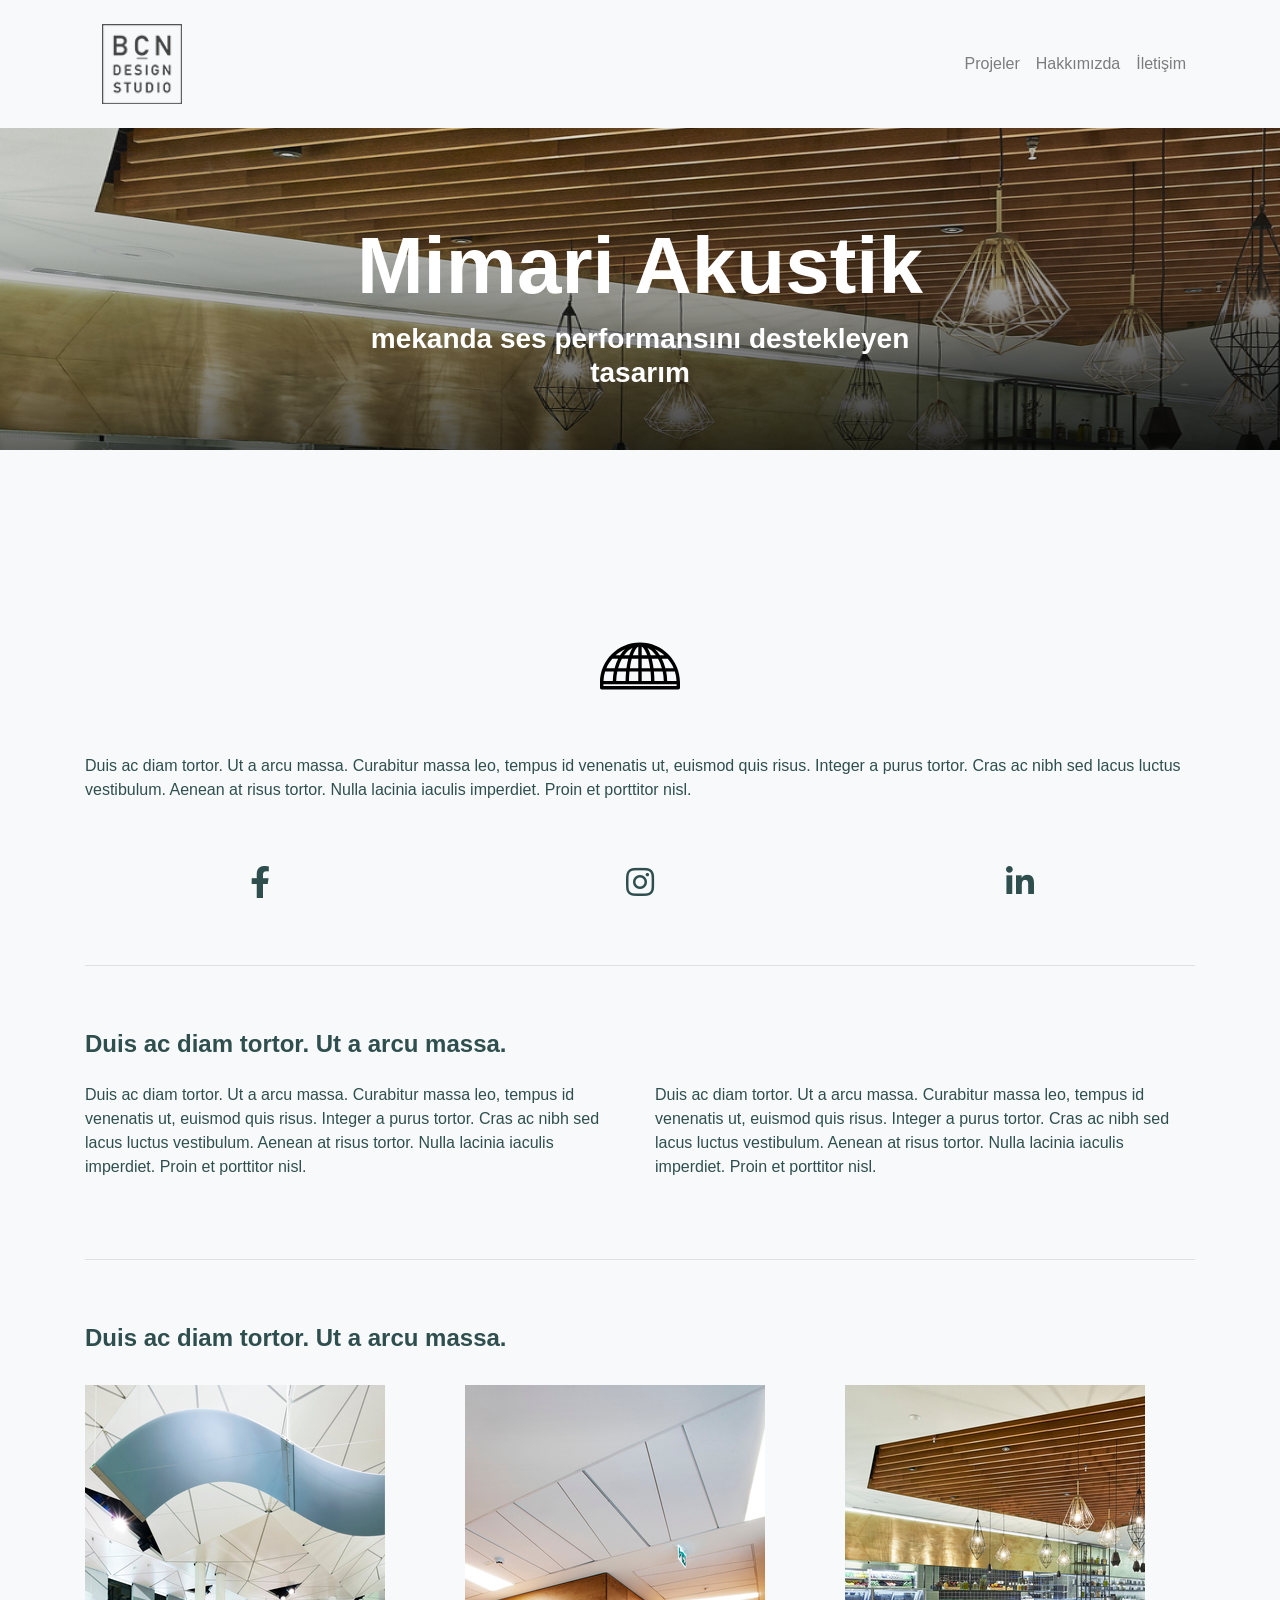
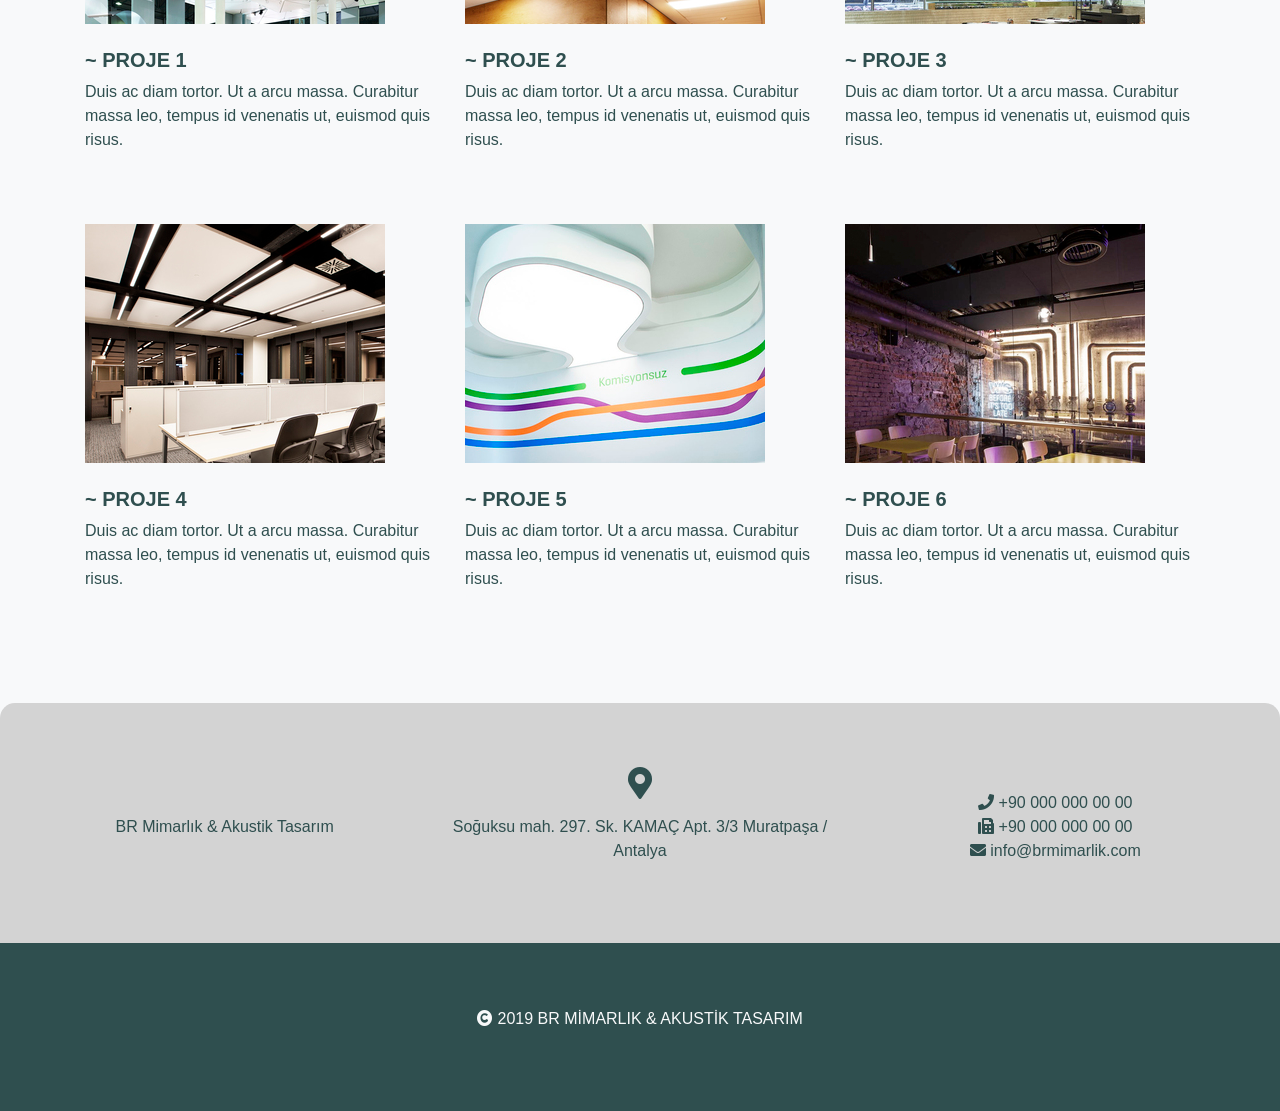
<file: index.html>
<!DOCTYPE html>
<html lang="tr">
<head>
    <title>BR Mimarlık</title>
    <meta charset="utf-8">
    <meta name="viewport" content="width=device-width, initial-scale=1">
    <link rel="shortcut icon" type="image/png" href="images/logo.png"/>
    <link rel="stylesheet" href="styles.css">
    <link rel="stylesheet" href="https://stackpath.bootstrapcdn.com/bootstrap/4.3.1/css/bootstrap.min.css" integrity="sha384-ggOyR0iXCbMQv3Xipma34MD+dH/1fQ784/j6cY/iJTQUOhcWr7x9JvoRxT2MZw1T" crossorigin="anonymous">
    <link rel="stylesheet" href="https://use.fontawesome.com/releases/v5.8.1/css/all.css" integrity="sha384-50oBUHEmvpQ+1lW4y57PTFmhCaXp0ML5d60M1M7uH2+nqUivzIebhndOJK28anvf" crossorigin="anonymous">
    <script src="https://code.jquery.com/jquery-3.3.1.slim.min.js" integrity="sha384-q8i/X+965DzO0rT7abK41JStQIAqVgRVzpbzo5smXKp4YfRvH+8abtTE1Pi6jizo" crossorigin="anonymous"></script>
    <script src="https://cdnjs.cloudflare.com/ajax/libs/popper.js/1.14.7/umd/popper.min.js" integrity="sha384-UO2eT0CpHqdSJQ6hJty5KVphtPhzWj9WO1clHTMGa3JDZwrnQq4sF86dIHNDz0W1" crossorigin="anonymous"></script>
    <script src="https://stackpath.bootstrapcdn.com/bootstrap/4.3.1/js/bootstrap.min.js" integrity="sha384-JjSmVgyd0p3pXB1rRibZUAYoIIy6OrQ6VrjIEaFf/nJGzIxFDsf4x0xIM+B07jRM" crossorigin="anonymous"></script>
</head>

<body style="background-color: #F8F9FA; color: darkslategray">

<nav class="container navbar navbar-expand-lg navbar-light bg-light">
    <a class="navbar-brand p-3" href="./index.html">
        <img src="images/logo.png" width="80" height="80" class="d-inline-block align-top" alt="BR Mimarlık Logo">
    </a>
    <button class="navbar-toggler" type="button" data-toggle="collapse" data-target="#navbarNav" aria-controls="navbarNav" aria-expanded="false" aria-label="Toggle navigation">
        <span class="navbar-toggler-icon"></span>
    </button>
    <div class="collapse navbar-collapse" id="navbarNav">
        <ul class="navbar-nav ml-auto">
            <li class="nav-item">
                <a class="nav-link" href="./projeler.html">Projeler</a>
            </li>
            <li class="nav-item">
                <a class="nav-link" href="./hakkimizda.html">Hakkımızda</a>
            </li>
            <li class="nav-item">
                <a class="nav-link" href="./iletisim.html">İletişim</a>
            </li>
        </ul>
    </div>
</nav>

<div class="hero-image">
    <div class="hero-text">
        <h1 style="font-size:80px; font-weight:bold">Mimari Akustik</h1>
        <h3 style="font-weight:bold">mekanda ses performansını destekleyen tasarım</h3>
    </div>
</div>

<div class="container pt-5">
    <div class="row justify-content-center">
        <img src="images/dome_vector.svg" height="80" width="80">
    </div>

    <div class="row pt-5 pb-5">
        <div class="col-12">
            <p>Duis ac diam tortor. Ut a arcu massa. Curabitur massa leo, tempus id venenatis ut, euismod quis risus. Integer a purus tortor. Cras ac nibh sed lacus luctus vestibulum. Aenean at risus tortor. Nulla lacinia iaculis imperdiet. Proin et porttitor nisl.</p>
        </div>
    </div>

    <div class="row pb-5 text-center">
        <div class="col-4">
            <a href="https://www.facebook.com/ggerdan" style="color:darkslategray">
                <i class="fab fa-facebook-f fa-2x zoom-3"></i>
            </a>
        </div>
        <div class="col-4">
            <a href="https://www.instagram.com/gokhangerdan/" style="color:darkslategray">
                <i class="fab fa-instagram fa-2x zoom-3"></i>
            </a>
        </div>
        <div class="col-4">
            <a href="https://www.linkedin.com/in/gokhangerdan/" style="color:darkslategray">
                <i class="fab fa-linkedin-in fa-2x zoom-3"></i>
            </a>
        </div>
    </div>

    <hr>

    <div class="row pt-5 pb-3">
        <div class=col-6>
            <h4 style="font-weight: bold">Duis ac diam tortor. Ut a arcu massa.</h4>
        </div>
    </div>

    <div class="row pb-5">
        <div class="col-6">
            <p>Duis ac diam tortor. Ut a arcu massa. Curabitur massa leo, tempus id venenatis ut, euismod quis risus. Integer a purus tortor. Cras ac nibh sed lacus luctus vestibulum. Aenean at risus tortor. Nulla lacinia iaculis imperdiet. Proin et porttitor nisl.</p>
        </div>
        <div class="col-6">
            <p>Duis ac diam tortor. Ut a arcu massa. Curabitur massa leo, tempus id venenatis ut, euismod quis risus. Integer a purus tortor. Cras ac nibh sed lacus luctus vestibulum. Aenean at risus tortor. Nulla lacinia iaculis imperdiet. Proin et porttitor nisl.</p>
        </div>
    </div>

    <hr>

    <div class="row pt-5 pb-3">
        <div class=col-6>
            <h4 style="font-weight: bold">Duis ac diam tortor. Ut a arcu massa.</h4>
        </div>
    </div>

    <div class="row pt-2 pb-5">
        <div class="col-4 zoom">
            <a target="_self" href="proje1.html" style="color:darkslategrey; text-decoration:none">
                <img src="images/proje1.jpg", alt="Proje 1", width="300", height="239">
                <h5 style="font-weight:bold"><br>~ PROJE 1</h5>
                <p>Duis ac diam tortor. Ut a arcu massa. Curabitur massa leo, tempus id venenatis ut, euismod quis risus.</p>
            </a>
        </div>
        <div class="col-4 zoom">
            <a target="_self" href="proje2.html" style="color:darkslategrey; text-decoration:none">
                <img src="images/proje2.jpg", alt="Proje 2", width="300", height="239">
                <h5 style="font-weight:bold"><br>~ PROJE 2</h5>
                <p>Duis ac diam tortor. Ut a arcu massa. Curabitur massa leo, tempus id venenatis ut, euismod quis risus.</p>
            </a>
        </div>
        <div class="col-4 zoom">
            <a target="_self" href="proje3.html" style="color:darkslategrey; text-decoration:none">
                <img src="images/proje3.jpg", alt="Proje 3", width="300", height="239">
                <h5 style="font-weight:bold"><br>~ PROJE 3</h5>
                <p>Duis ac diam tortor. Ut a arcu massa. Curabitur massa leo, tempus id venenatis ut, euismod quis risus.</p>
            </a>
        </div>
    </div>
    <div class="row pt-2 pb-5">
        <div class="col-4 zoom">
            <a target="_self" href="proje4.html" style="color:darkslategrey; text-decoration:none">
                <img src="images/proje4.jpg", alt="Proje 4", width="300", height="239">
                <h5 style="font-weight:bold"><br>~ PROJE 4</h5>
                <p>Duis ac diam tortor. Ut a arcu massa. Curabitur massa leo, tempus id venenatis ut, euismod quis risus.</p>
            </a>
        </div>
        <div class="col-4 zoom">
            <a target="_self" href="proje5.html" style="color:darkslategrey; text-decoration:none">
                <img src="images/proje5.jpg", alt="Proje 5", width="300", height="239">
                <h5 style="font-weight:bold"><br>~ PROJE 5</h5>
                <p>Duis ac diam tortor. Ut a arcu massa. Curabitur massa leo, tempus id venenatis ut, euismod quis risus.</p>
            </a>
        </div>
        <div class="col-4 zoom">
            <a target="_self" href="proje6.html" style="color:darkslategrey; text-decoration:none">
                <img src="images/proje6.jpg", alt="Proje 6", width="300", height="239">
                <h5 style="font-weight:bold"><br>~ PROJE 6</h5>
                <p>Duis ac diam tortor. Ut a arcu massa. Curabitur massa leo, tempus id venenatis ut, euismod quis risus.</p>
            </a>
        </div>
    </div>

</div>

<div style="margin-bottom:0">
    <div class="jumbotron text-center mt-5 mb-0" style="border-radius: 15px 15px 0px 0px; background-color:lightgrey; color:darkslategray">
        <div class="row">
            <div class="col-4 pt-5">
                <p>BR Mimarlık & Akustik Tasarım</p>
            </div>
            <div class="col-4">
                <i class="fas fa-map-marker-alt fa-2x pb-3"></i><br>
                <p>Soğuksu mah. 297. Sk. KAMAÇ Apt. 3/3 Muratpaşa / Antalya</p>
            </div>
            <div class="col-4 pt-4">
                <p><i class="fas fa-phone"></i> +90 000 000 00 00<br>
                <i class="fas fa-fax"></i> +90 000 000 00 00<br>
                <i class="fas fa-envelope"></i> info@brmimarlik.com</p>
            </div>
        </div>
    </div>
    <div class="jumbotron text-center mt-0 mb-0" style="border-radius: 0; background-color:darkslategray; color:#F8F9FA">
        <div class="row">
            <div class="col-4">
            </div>
            <div class="col-4">
                <p><i class="fas fa-copyright"></i> 2019 BR MİMARLIK & AKUSTİK TASARIM</p>
            </div>
            <div class="col-4">
            </div>
        </div>
    </div>
</div>

</body>
</html>
</file>
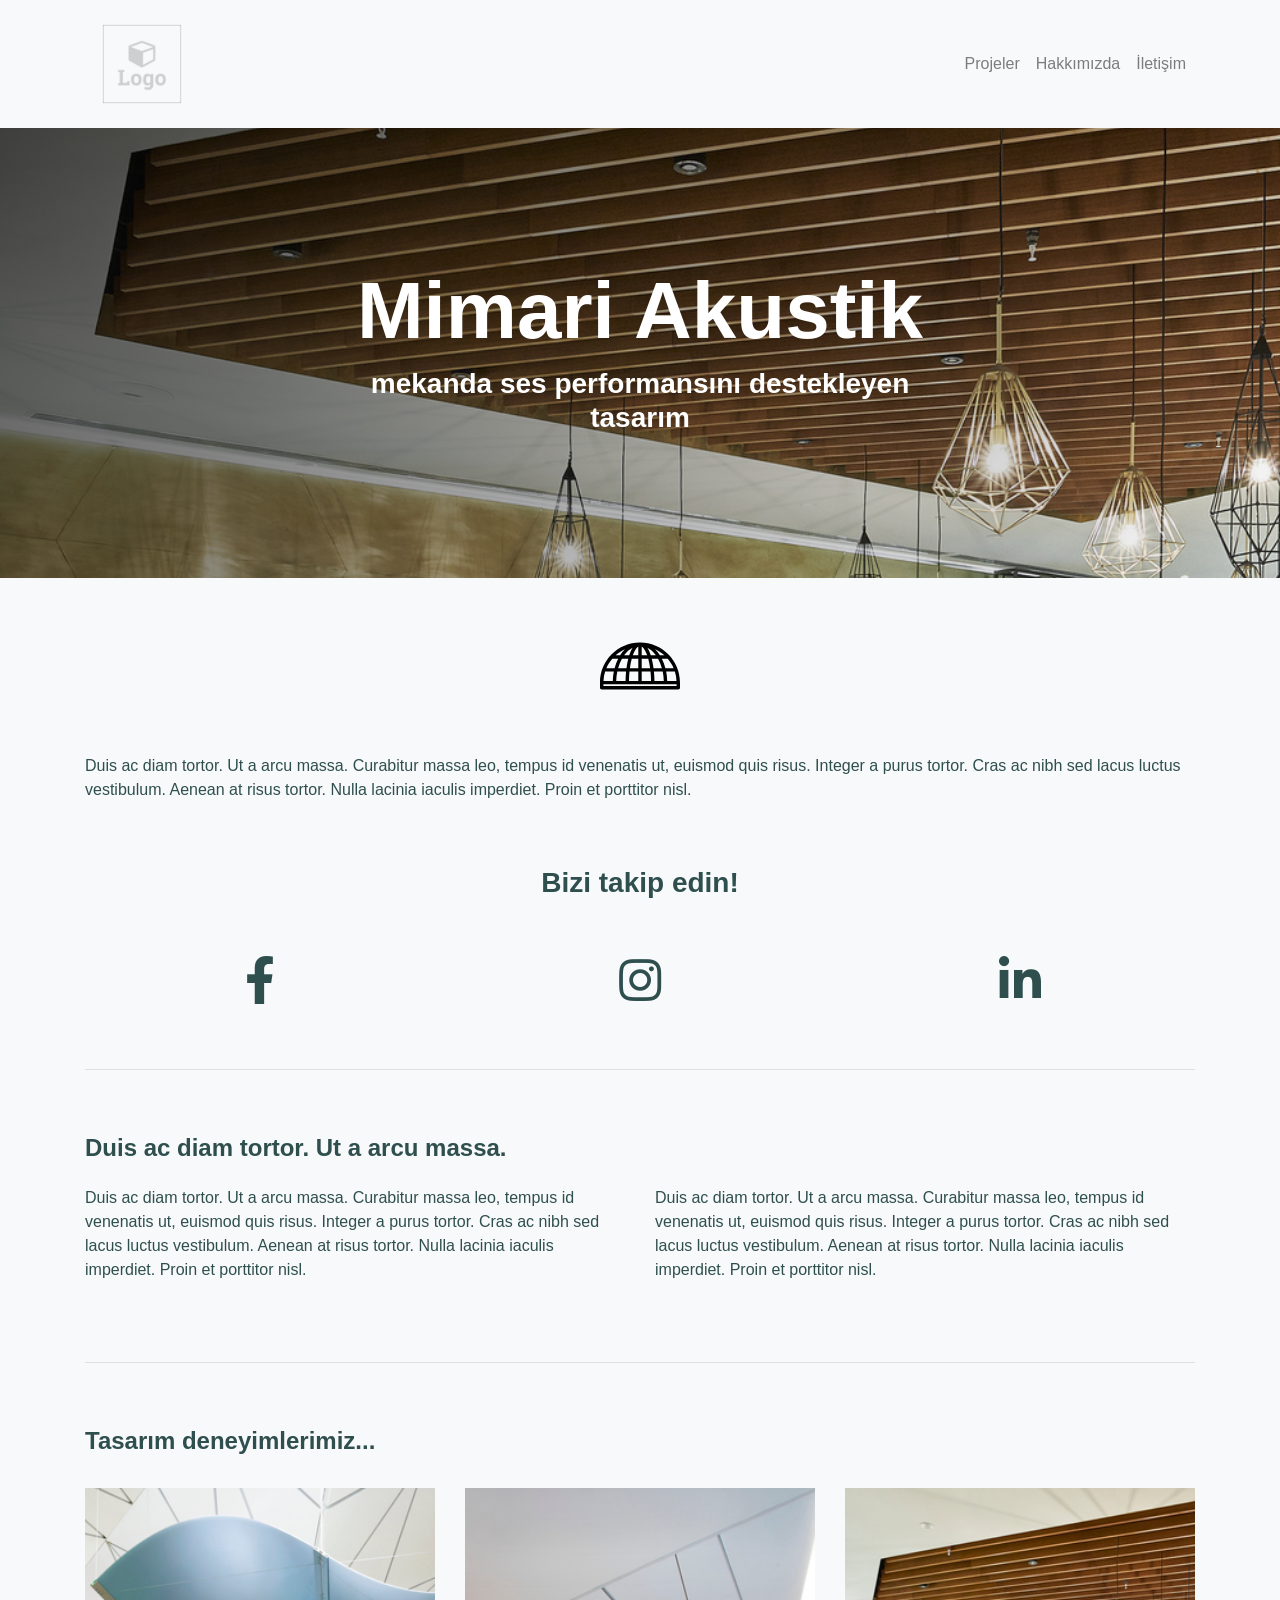
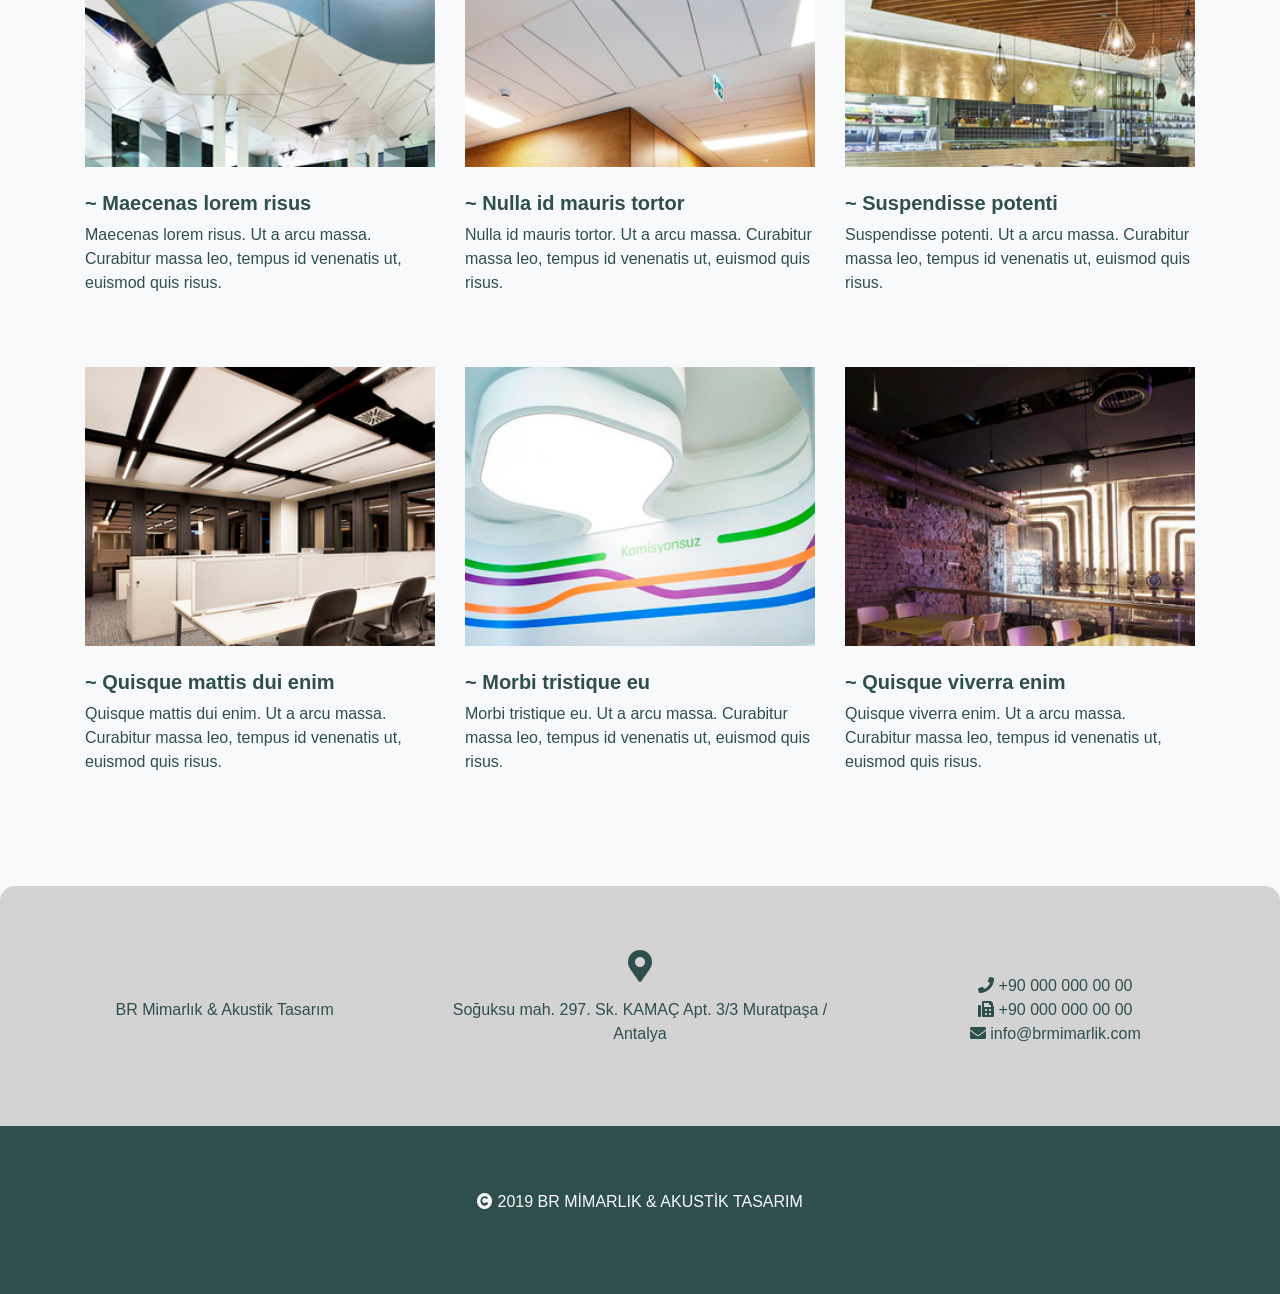
<file: public_html/index.html>
<!DOCTYPE html>
<html lang="tr">
<head>
    <title>BR Mimarlık</title>
    <meta charset="utf-8">
    <meta name="viewport" content="width=device-width, initial-scale=1">
    <link rel="shortcut icon" type="image/png" href="images/logo.png"/>
    <link rel="stylesheet" href="styles.css">
    <link rel="stylesheet" href="https://stackpath.bootstrapcdn.com/bootstrap/4.3.1/css/bootstrap.min.css" integrity="sha384-ggOyR0iXCbMQv3Xipma34MD+dH/1fQ784/j6cY/iJTQUOhcWr7x9JvoRxT2MZw1T" crossorigin="anonymous">
    <link rel="stylesheet" href="https://use.fontawesome.com/releases/v5.8.1/css/all.css" integrity="sha384-50oBUHEmvpQ+1lW4y57PTFmhCaXp0ML5d60M1M7uH2+nqUivzIebhndOJK28anvf" crossorigin="anonymous">
    <script src="https://code.jquery.com/jquery-3.3.1.slim.min.js" integrity="sha384-q8i/X+965DzO0rT7abK41JStQIAqVgRVzpbzo5smXKp4YfRvH+8abtTE1Pi6jizo" crossorigin="anonymous"></script>
    <script src="https://cdnjs.cloudflare.com/ajax/libs/popper.js/1.14.7/umd/popper.min.js" integrity="sha384-UO2eT0CpHqdSJQ6hJty5KVphtPhzWj9WO1clHTMGa3JDZwrnQq4sF86dIHNDz0W1" crossorigin="anonymous"></script>
    <script src="https://stackpath.bootstrapcdn.com/bootstrap/4.3.1/js/bootstrap.min.js" integrity="sha384-JjSmVgyd0p3pXB1rRibZUAYoIIy6OrQ6VrjIEaFf/nJGzIxFDsf4x0xIM+B07jRM" crossorigin="anonymous"></script>
</head>

<body style="background-color: #F8F9FA; color: darkslategray">

<nav class="container navbar navbar-expand-lg navbar-light bg-light">
    <a class="navbar-brand p-3" href="./index.html">
        <img src="images/logo.png" width="80" height="80" class="d-inline-block align-top" alt="BR Mimarlık Logo">
    </a>
    <button class="navbar-toggler" type="button" data-toggle="collapse" data-target="#navbarNav" aria-controls="navbarNav" aria-expanded="false" aria-label="Toggle navigation">
        <span class="navbar-toggler-icon"></span>
    </button>
    <div class="collapse navbar-collapse" id="navbarNav">
        <ul class="navbar-nav ml-auto">
            <li class="nav-item">
                <a class="nav-link" href="./projeler.html">Projeler</a>
            </li>
            <li class="nav-item">
                <a class="nav-link" href="./hakkimizda.html">Hakkımızda</a>
            </li>
            <li class="nav-item">
                <a class="nav-link" href="./iletisim.html">İletişim</a>
            </li>
        </ul>
    </div>
</nav>

<div class="hero-image">
    <div class="hero-text">
        <h1 style="font-size:80px; font-weight:bold">Mimari Akustik</h1>
        <h3 style="font-weight:bold">mekanda ses performansını destekleyen tasarım</h3>
    </div>
</div>

<div class="container pt-5">
    <div class="row justify-content-center">
        <img src="images/dome_vector.svg" height="80" width="80">
    </div>

    <br><br>
    <p>Duis ac diam tortor. Ut a arcu massa. Curabitur massa leo, tempus id venenatis ut, euismod quis risus. Integer a purus tortor. Cras ac nibh sed lacus luctus vestibulum. Aenean at risus tortor. Nulla lacinia iaculis imperdiet. Proin et porttitor nisl.</p>
    <br><br>

    <h3 style="text-align:center; font-weight:bold">Bizi takip edin!</h3>
    <br><br>

    <div class="row pb-5 text-center">
        <div class="col-4">
            <a href="https://www.facebook.com/ggerdan" style="color:darkslategray">
                <i class="fab fa-facebook-f fa-3x"></i>
            </a>
        </div>
        <div class="col-4">
            <a href="https://www.instagram.com/gokhangerdan/" style="color:darkslategray">
                <i class="fab fa-instagram fa-3x"></i>
            </a>
        </div>
        <div class="col-4">
            <a href="https://www.linkedin.com/in/gokhangerdan/" style="color:darkslategray">
                <i class="fab fa-linkedin-in fa-3x"></i>
            </a>
        </div>
    </div>

    <hr>

    <div class="row pt-5 pb-3">
        <div class="col-md-6 col-sm-12">
            <h4 style="font-weight: bold">Duis ac diam tortor. Ut a arcu massa.</h4>
        </div>
    </div>

    <div class="row pb-5">
        <div class="col-md-6 col-sm-12">
            <p>Duis ac diam tortor. Ut a arcu massa. Curabitur massa leo, tempus id venenatis ut, euismod quis risus. Integer a purus tortor. Cras ac nibh sed lacus luctus vestibulum. Aenean at risus tortor. Nulla lacinia iaculis imperdiet. Proin et porttitor nisl.</p>
        </div>
        <div class="col-md-6 col-sm-12">
            <p>Duis ac diam tortor. Ut a arcu massa. Curabitur massa leo, tempus id venenatis ut, euismod quis risus. Integer a purus tortor. Cras ac nibh sed lacus luctus vestibulum. Aenean at risus tortor. Nulla lacinia iaculis imperdiet. Proin et porttitor nisl.</p>
        </div>
    </div>

    <hr>

    <div class="row pt-5 pb-3">
        <div class="col-md-6 col-sm-12">
            <h4 style="font-weight: bold">Tasarım deneyimlerimiz...</h4>
        </div>
    </div>

    <div class="row pt-2 pb-5">
        <div class="col-md-4 col-sm-12">
            <a target="_self" href="proje1.html" style="color:darkslategrey; text-decoration:none">
                <img src="images/proje1.jpg", alt="Proje 1", width="100%">
                <h5 style="font-weight:bold"><br>~ Maecenas lorem risus</h5>
                <p>Maecenas lorem risus. Ut a arcu massa. Curabitur massa leo, tempus id venenatis ut, euismod quis risus.</p>
            </a>
        </div>
        <div class="col-md-4 col-sm-12">
            <a target="_self" href="proje2.html" style="color:darkslategrey; text-decoration:none">
                <img src="images/proje2.jpg", alt="Proje 2", width="100%">
                <h5 style="font-weight:bold"><br>~ Nulla id mauris tortor</h5>
                <p>Nulla id mauris tortor. Ut a arcu massa. Curabitur massa leo, tempus id venenatis ut, euismod quis risus.</p>
            </a>
        </div>
        <div class="col-md-4 col-sm-12">
            <a target="_self" href="proje3.html" style="color:darkslategrey; text-decoration:none">
                <img src="images/proje3.jpg", alt="Proje 3", width="100%">
                <h5 style="font-weight:bold"><br>~ Suspendisse potenti</h5>
                <p>Suspendisse potenti. Ut a arcu massa. Curabitur massa leo, tempus id venenatis ut, euismod quis risus.</p>
            </a>
        </div>
    </div>
    <div class="row pt-2 pb-5">
        <div class="col-md-4 col-sm-12">
            <a target="_self" href="proje4.html" style="color:darkslategrey; text-decoration:none">
                <img src="images/proje4.jpg", alt="Proje 4", width="100%">
                <h5 style="font-weight:bold"><br>~ Quisque mattis dui enim</h5>
                <p>Quisque mattis dui enim. Ut a arcu massa. Curabitur massa leo, tempus id venenatis ut, euismod quis risus.</p>
            </a>
        </div>
        <div class="col-md-4 col-sm-12">
            <a target="_self" href="proje5.html" style="color:darkslategrey; text-decoration:none">
                <img src="images/proje5.jpg", alt="Proje 5", width="100%">
                <h5 style="font-weight:bold"><br>~ Morbi tristique eu</h5>
                <p>Morbi tristique eu. Ut a arcu massa. Curabitur massa leo, tempus id venenatis ut, euismod quis risus.</p>
            </a>
        </div>
        <div class="col-md-4 col-sm-12">
            <a target="_self" href="proje6.html" style="color:darkslategrey; text-decoration:none">
                <img src="images/proje6.jpg", alt="Proje 6", width="100%">
                <h5 style="font-weight:bold"><br>~ Quisque viverra enim</h5>
                <p>Quisque viverra enim. Ut a arcu massa. Curabitur massa leo, tempus id venenatis ut, euismod quis risus.</p>
            </a>
        </div>
    </div>

</div>

<div style="margin-bottom:0">
    <div class="jumbotron text-center mt-5 mb-0" style="border-radius: 15px 15px 0px 0px; background-color:lightgrey; color:darkslategray">
        <div class="row">
            <div class="col-md-4 col-sm-12 pt-5">
                <p>BR Mimarlık & Akustik Tasarım</p>
            </div>
            <div class="col-md-4 col-sm-12">
                <i class="fas fa-map-marker-alt fa-2x pb-3"></i><br>
                <p>Soğuksu mah. 297. Sk. KAMAÇ Apt. 3/3 Muratpaşa / Antalya</p>
            </div>
            <div class="col-md-4 col-sm-12 pt-4">
                <p><i class="fas fa-phone"></i> +90 000 000 00 00<br>
                <i class="fas fa-fax"></i> +90 000 000 00 00<br>
                <i class="fas fa-envelope"></i> info@brmimarlik.com</p>
            </div>
        </div>
    </div>
    <div class="jumbotron text-center mt-0 mb-0" style="border-radius: 0; background-color:darkslategray; color:#F8F9FA">
        <div class="row">
            <div class="col-12">
                <p><i class="fas fa-copyright"></i> 2019 BR MİMARLIK & AKUSTİK TASARIM</p>
            </div>
        </div>
    </div>
</div>

</body>
</html>
</file>
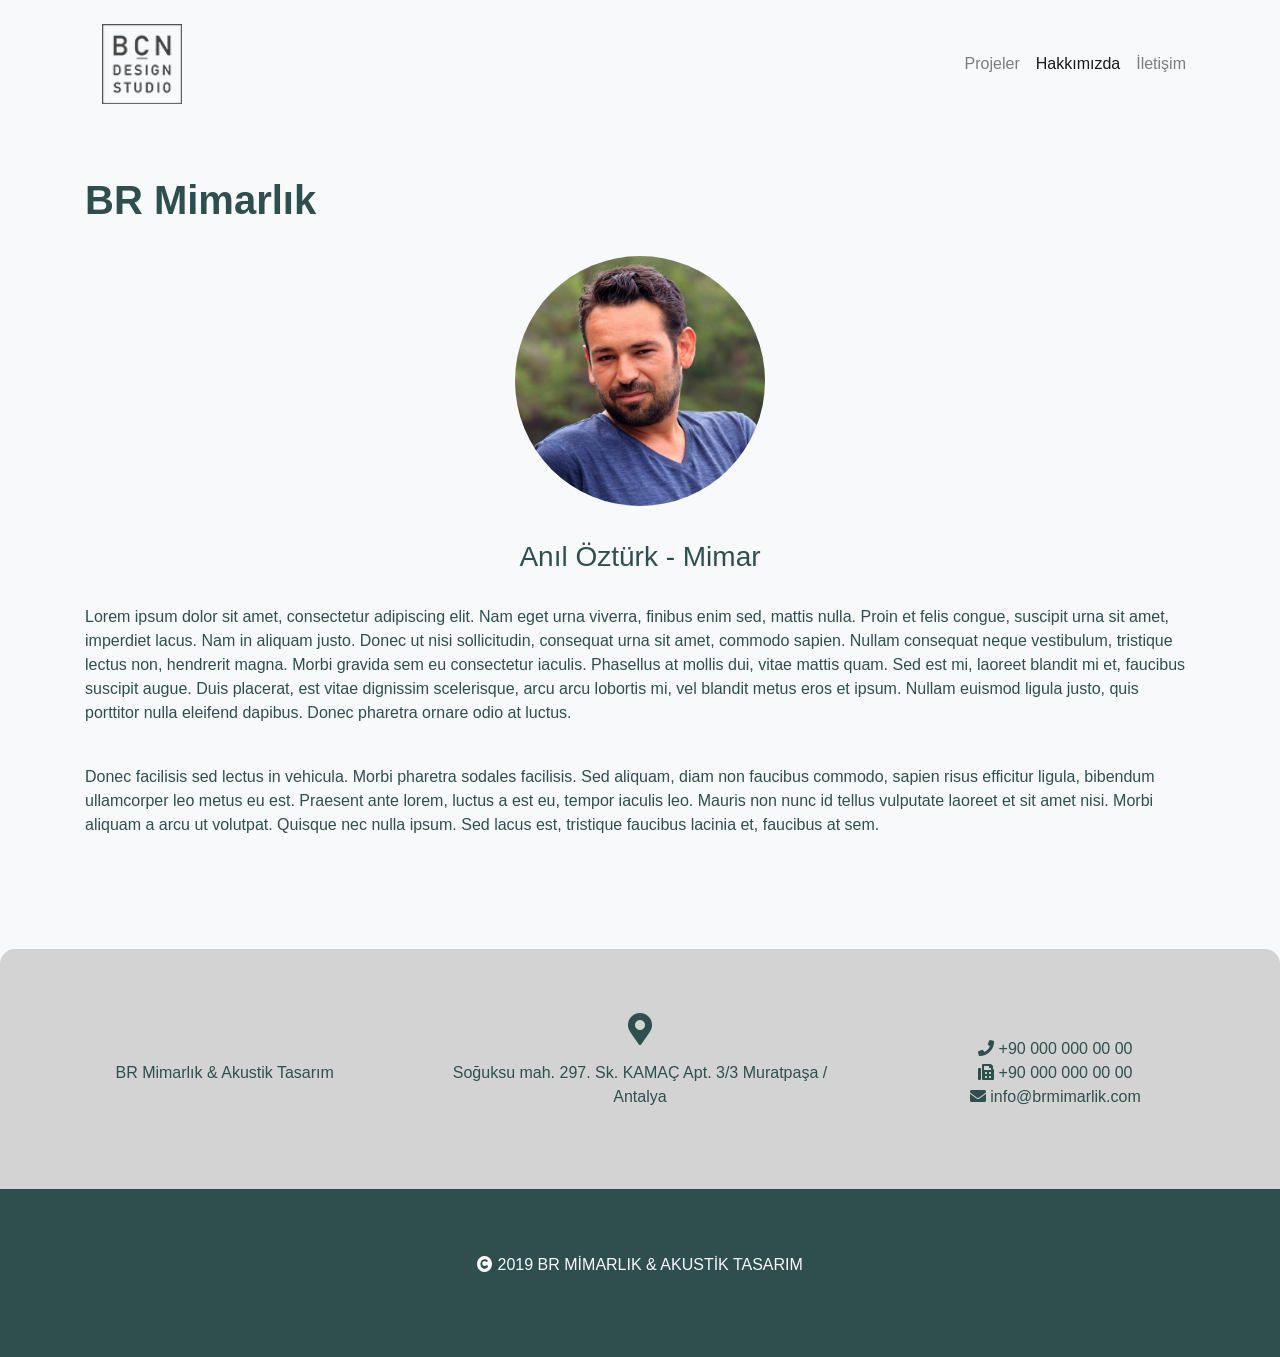
<file: hakkimizda.html>
<!DOCTYPE html>
<html lang="tr">
<head>
    <title>BR Mimarlık - Hakkımızda</title>
    <meta charset="utf-8">
    <meta name="viewport" content="width=device-width, initial-scale=1">
    <link rel="shortcut icon" type="image/png" href="images/logo.png"/>
    <link rel="stylesheet" href="styles.css">
    <link rel="stylesheet" href="https://stackpath.bootstrapcdn.com/bootstrap/4.3.1/css/bootstrap.min.css" integrity="sha384-ggOyR0iXCbMQv3Xipma34MD+dH/1fQ784/j6cY/iJTQUOhcWr7x9JvoRxT2MZw1T" crossorigin="anonymous">
    <link rel="stylesheet" href="https://use.fontawesome.com/releases/v5.8.1/css/all.css" integrity="sha384-50oBUHEmvpQ+1lW4y57PTFmhCaXp0ML5d60M1M7uH2+nqUivzIebhndOJK28anvf" crossorigin="anonymous">
    <script src="https://code.jquery.com/jquery-3.3.1.slim.min.js" integrity="sha384-q8i/X+965DzO0rT7abK41JStQIAqVgRVzpbzo5smXKp4YfRvH+8abtTE1Pi6jizo" crossorigin="anonymous"></script>
    <script src="https://cdnjs.cloudflare.com/ajax/libs/popper.js/1.14.7/umd/popper.min.js" integrity="sha384-UO2eT0CpHqdSJQ6hJty5KVphtPhzWj9WO1clHTMGa3JDZwrnQq4sF86dIHNDz0W1" crossorigin="anonymous"></script>
    <script src="https://stackpath.bootstrapcdn.com/bootstrap/4.3.1/js/bootstrap.min.js" integrity="sha384-JjSmVgyd0p3pXB1rRibZUAYoIIy6OrQ6VrjIEaFf/nJGzIxFDsf4x0xIM+B07jRM" crossorigin="anonymous"></script>
</head>
<body style="background-color: #F8F9FA; color: darkslategray">

<nav class="container navbar navbar-expand-lg navbar-light bg-light">
    <a class="navbar-brand p-3" href="./index.html">
        <img src="images/logo.png" width="80" height="80" class="d-inline-block align-top" alt="br_mimarlik_logo">
    </a>
    <button class="navbar-toggler" type="button" data-toggle="collapse" data-target="#navbarNav" aria-controls="navbarNav" aria-expanded="false" aria-label="Toggle navigation">
        <span class="navbar-toggler-icon"></span>
    </button>
    <div class="collapse navbar-collapse" id="navbarNav">
        <ul class="navbar-nav ml-auto">
            <li class="nav-item">
                <a class="nav-link" href="./projeler.html">Projeler</a>
            </li>
            <li class="nav-item active">
                <a class="nav-link" href="./hakkimizda.html">Hakkımızda</a>
            </li>
            <li class="nav-item">
                <a class="nav-link" href="./iletisim.html">İletişim</a>
            </li>
        </ul>
    </div>
</nav>

<div class="container pt-5 pb-5">
    <h1 style="font-weight:bold">BR Mimarlık</h1>
    <br>
    <div style="text-align: center">
        <img src="images/anil_ozturk.jpg", alt="Anıl Öztürk", width="250", height="250" style="border-radius: 50%">
        <h3><br>Anıl Öztürk - Mimar</h3>
    </div>
    <br>
    <p>Lorem ipsum dolor sit amet, consectetur adipiscing elit. Nam eget urna viverra, finibus enim sed, mattis nulla. Proin et felis congue, suscipit urna sit amet, imperdiet lacus. Nam in aliquam justo. Donec ut nisi sollicitudin, consequat urna sit amet, commodo sapien. Nullam consequat neque vestibulum, tristique lectus non, hendrerit magna. Morbi gravida sem eu consectetur iaculis. Phasellus at mollis dui, vitae mattis quam. Sed est mi, laoreet blandit mi et, faucibus suscipit augue. Duis placerat, est vitae dignissim scelerisque, arcu arcu lobortis mi, vel blandit metus eros et ipsum. Nullam euismod ligula justo, quis porttitor nulla eleifend dapibus. Donec pharetra ornare odio at luctus.</p>
    <br>
    <p>Donec facilisis sed lectus in vehicula. Morbi pharetra sodales facilisis. Sed aliquam, diam non faucibus commodo, sapien risus efficitur ligula, bibendum ullamcorper leo metus eu est. Praesent ante lorem, luctus a est eu, tempor iaculis leo. Mauris non nunc id tellus vulputate laoreet et sit amet nisi. Morbi aliquam a arcu ut volutpat. Quisque nec nulla ipsum. Sed lacus est, tristique faucibus lacinia et, faucibus at sem.</p>
</div>

<div style="margin-bottom:0">
    <div class="jumbotron text-center mt-5 mb-0" style="border-radius: 15px 15px 0px 0px; background-color:lightgrey; color:darkslategray">
        <div class="row">
            <div class="col-4 pt-5">
                <p>BR Mimarlık & Akustik Tasarım</p>
            </div>
            <div class="col-4">
                <i class="fas fa-map-marker-alt fa-2x pb-3"></i><br>
                <p>Soğuksu mah. 297. Sk. KAMAÇ Apt. 3/3 Muratpaşa / Antalya</p>
            </div>
            <div class="col-4 pt-4">
                <p><i class="fas fa-phone"></i> +90 000 000 00 00<br>
                <i class="fas fa-fax"></i> +90 000 000 00 00<br>
                <i class="fas fa-envelope"></i> info@brmimarlik.com</p>
            </div>
        </div>
    </div>
    <div class="jumbotron text-center mt-0 mb-0" style="border-radius: 0; background-color:darkslategray; color:#F8F9FA">
        <div class="row">
            <div class="col-4">
            </div>
            <div class="col-4">
                <p><i class="fas fa-copyright"></i> 2019 BR MİMARLIK & AKUSTİK TASARIM</p>
            </div>
            <div class="col-4">
            </div>
        </div>
    </div>
</div>

</body>
</html>
</file>
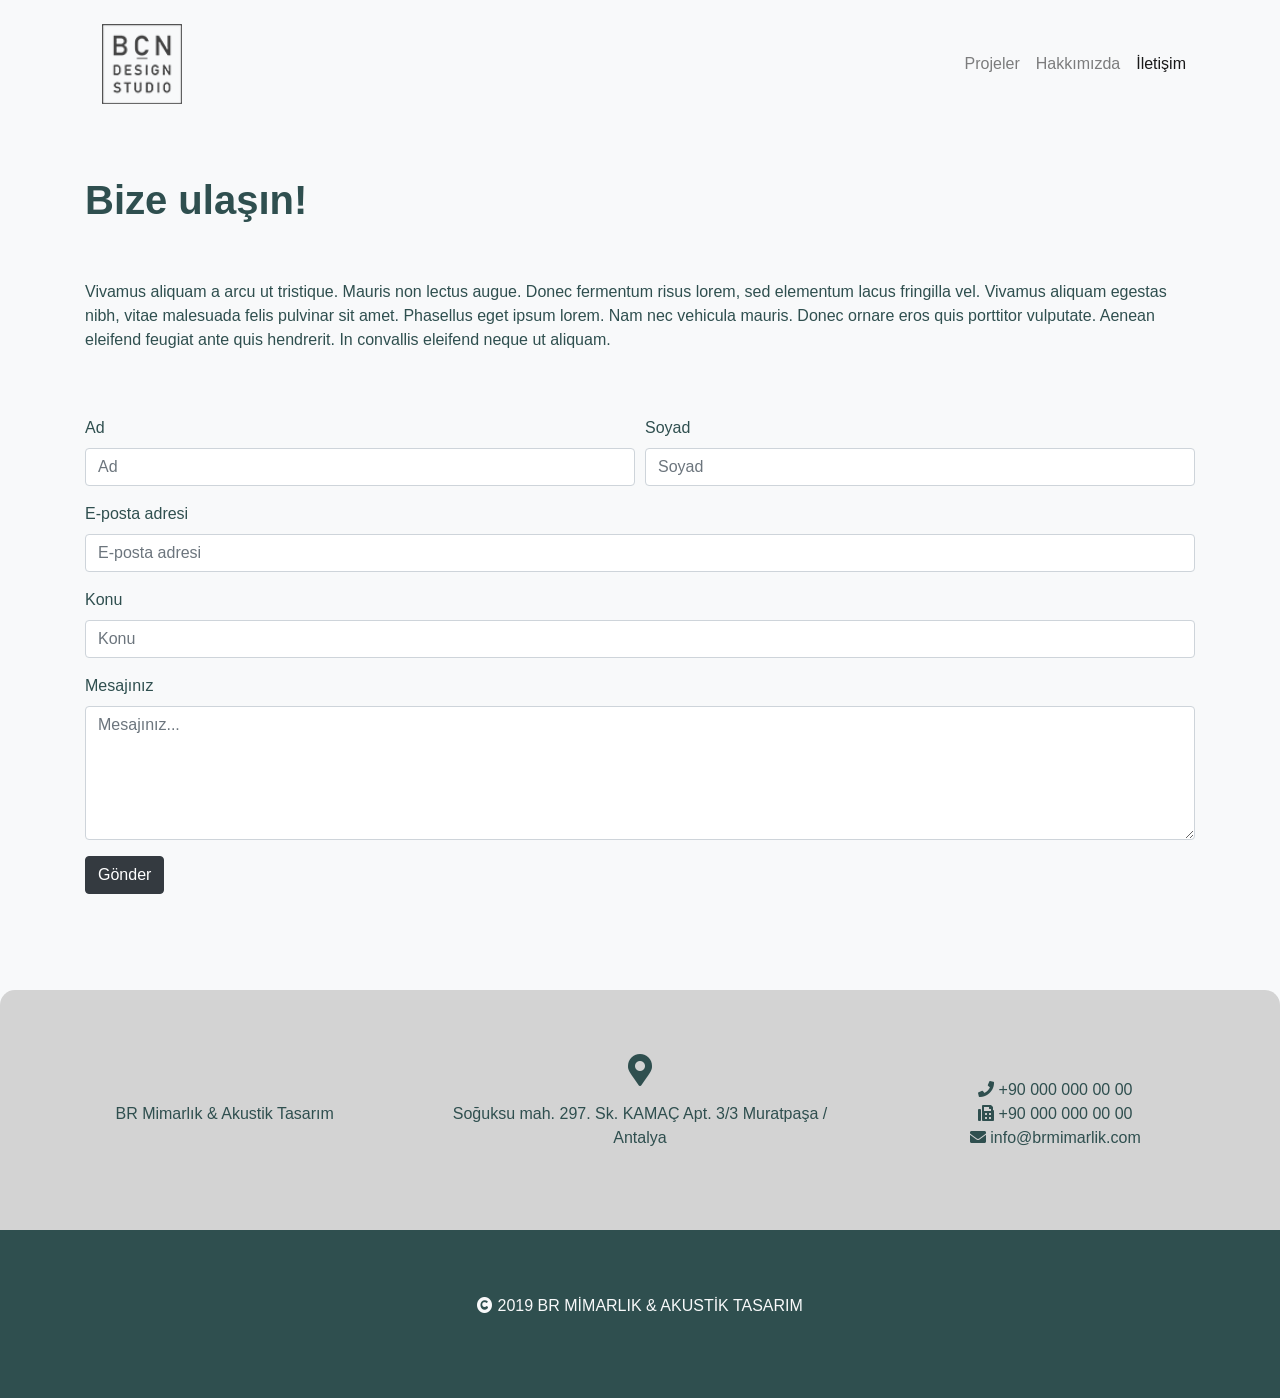
<file: iletisim.html>
<!DOCTYPE html>
<html lang="tr">
<head>
    <title>BR Mimarlık - İletişim</title>
    <meta charset="utf-8">
    <meta name="viewport" content="width=device-width, initial-scale=1">
    <meta name="referrer" content="origin">
    <link rel="shortcut icon" type="image/png" href="images/logo.png"/>
    <link rel="stylesheet" href="styles.css">
    <link rel="stylesheet" href="https://stackpath.bootstrapcdn.com/bootstrap/4.3.1/css/bootstrap.min.css" integrity="sha384-ggOyR0iXCbMQv3Xipma34MD+dH/1fQ784/j6cY/iJTQUOhcWr7x9JvoRxT2MZw1T" crossorigin="anonymous">
    <link rel="stylesheet" href="https://use.fontawesome.com/releases/v5.8.1/css/all.css" integrity="sha384-50oBUHEmvpQ+1lW4y57PTFmhCaXp0ML5d60M1M7uH2+nqUivzIebhndOJK28anvf" crossorigin="anonymous">
    <script src="https://code.jquery.com/jquery-3.3.1.slim.min.js" integrity="sha384-q8i/X+965DzO0rT7abK41JStQIAqVgRVzpbzo5smXKp4YfRvH+8abtTE1Pi6jizo" crossorigin="anonymous"></script>
    <script src="https://cdnjs.cloudflare.com/ajax/libs/popper.js/1.14.7/umd/popper.min.js" integrity="sha384-UO2eT0CpHqdSJQ6hJty5KVphtPhzWj9WO1clHTMGa3JDZwrnQq4sF86dIHNDz0W1" crossorigin="anonymous"></script>
    <script src="https://stackpath.bootstrapcdn.com/bootstrap/4.3.1/js/bootstrap.min.js" integrity="sha384-JjSmVgyd0p3pXB1rRibZUAYoIIy6OrQ6VrjIEaFf/nJGzIxFDsf4x0xIM+B07jRM" crossorigin="anonymous"></script>
</head>
<body style="background-color: #F8F9FA; color: darkslategray">

<nav class="container navbar navbar-expand-lg navbar-light bg-light">
    <a class="navbar-brand p-3" href="./index.html">
        <img src="images/logo.png" width="80" height="80" class="d-inline-block align-top" alt="br_mimarlik_logo">
    </a>
    <button class="navbar-toggler" type="button" data-toggle="collapse" data-target="#navbarNav" aria-controls="navbarNav" aria-expanded="false" aria-label="Toggle navigation">
        <span class="navbar-toggler-icon"></span>
    </button>
    <div class="collapse navbar-collapse" id="navbarNav">
        <ul class="navbar-nav ml-auto">
            <li class="nav-item">
                <a class="nav-link" href="./projeler.html">Projeler</a>
            </li>
            <li class="nav-item">
                <a class="nav-link" href="./hakkimizda.html">Hakkımızda</a>
            </li>
            <li class="nav-item active">
                <a class="nav-link" href="./iletisim.html">İletişim</a>
            </li>
        </ul>
    </div>
</nav>

<div class="container pt-5 pb-5">
    <h1 style="font-weight:bold">Bize ulaşın!</h1>
    <br><br>
    <p>Vivamus aliquam a arcu ut tristique. Mauris non lectus augue. Donec fermentum risus lorem, sed elementum lacus fringilla vel. Vivamus aliquam egestas nibh, vitae malesuada felis pulvinar sit amet. Phasellus eget ipsum lorem. Nam nec vehicula mauris. Donec ornare eros quis porttitor vulputate. Aenean eleifend feugiat ante quis hendrerit. In convallis eleifend neque ut aliquam.</p>
    <br><br>
    <!-- <form action="https://formspree.io/gokhang1327@gmail.com" method="POST" > -->
    <form>
        <div class="form-row">
            <div class="form-group col-md-6">
                <label for="name">Ad</label>
                <input type="text" class="form-control" id="name" placeholder="Ad" name="name" required>
            </div>
            <div class="form-group col-md-6">
                <label for="surname">Soyad</label>
                <input type="text" class="form-control" id="surname" placeholder="Soyad" name="surname" required>
            </div>
        </div>

        <div class="form-group">
            <label for="email">E-posta adresi</label>
            <input type="email" class="form-control" id="email" placeholder="E-posta adresi" name="_replyto" required>
        </div>

        <div class="form-group">
            <label for="subject">Konu</label>
            <input type="text" class="form-control" id="subject" placeholder="Konu" name="subject" required>
        </div>

        <div class="form-group">
            <label for="message">Mesajınız</label>
            <textarea class="form-control" id="message" placeholder="Mesajınız..." rows="5" name="message"></textarea required>
        </div>
        
        <button type="submit" class="btn btn-primary btn-dark" value="send">Gönder</button>
    </form>
</div>

<div style="margin-bottom:0">
    <div class="jumbotron text-center mt-5 mb-0" style="border-radius: 15px 15px 0px 0px; background-color:lightgrey; color:darkslategray">
        <div class="row">
            <div class="col-4 pt-5">
                <p>BR Mimarlık & Akustik Tasarım</p>
            </div>
            <div class="col-4">
                <i class="fas fa-map-marker-alt fa-2x pb-3"></i><br>
                <p>Soğuksu mah. 297. Sk. KAMAÇ Apt. 3/3 Muratpaşa / Antalya</p>
            </div>
            <div class="col-4 pt-4">
                <p><i class="fas fa-phone"></i> +90 000 000 00 00<br>
                <i class="fas fa-fax"></i> +90 000 000 00 00<br>
                <i class="fas fa-envelope"></i> info@brmimarlik.com</p>
            </div>
        </div>
    </div>
    <div class="jumbotron text-center mt-0 mb-0" style="border-radius: 0; background-color:darkslategray; color:#F8F9FA">
        <div class="row">
            <div class="col-4">
            </div>
            <div class="col-4">
                <p><i class="fas fa-copyright"></i> 2019 BR MİMARLIK & AKUSTİK TASARIM</p>
            </div>
            <div class="col-4">
            </div>
        </div>
    </div>
</div>

</body>
</html>
</file>
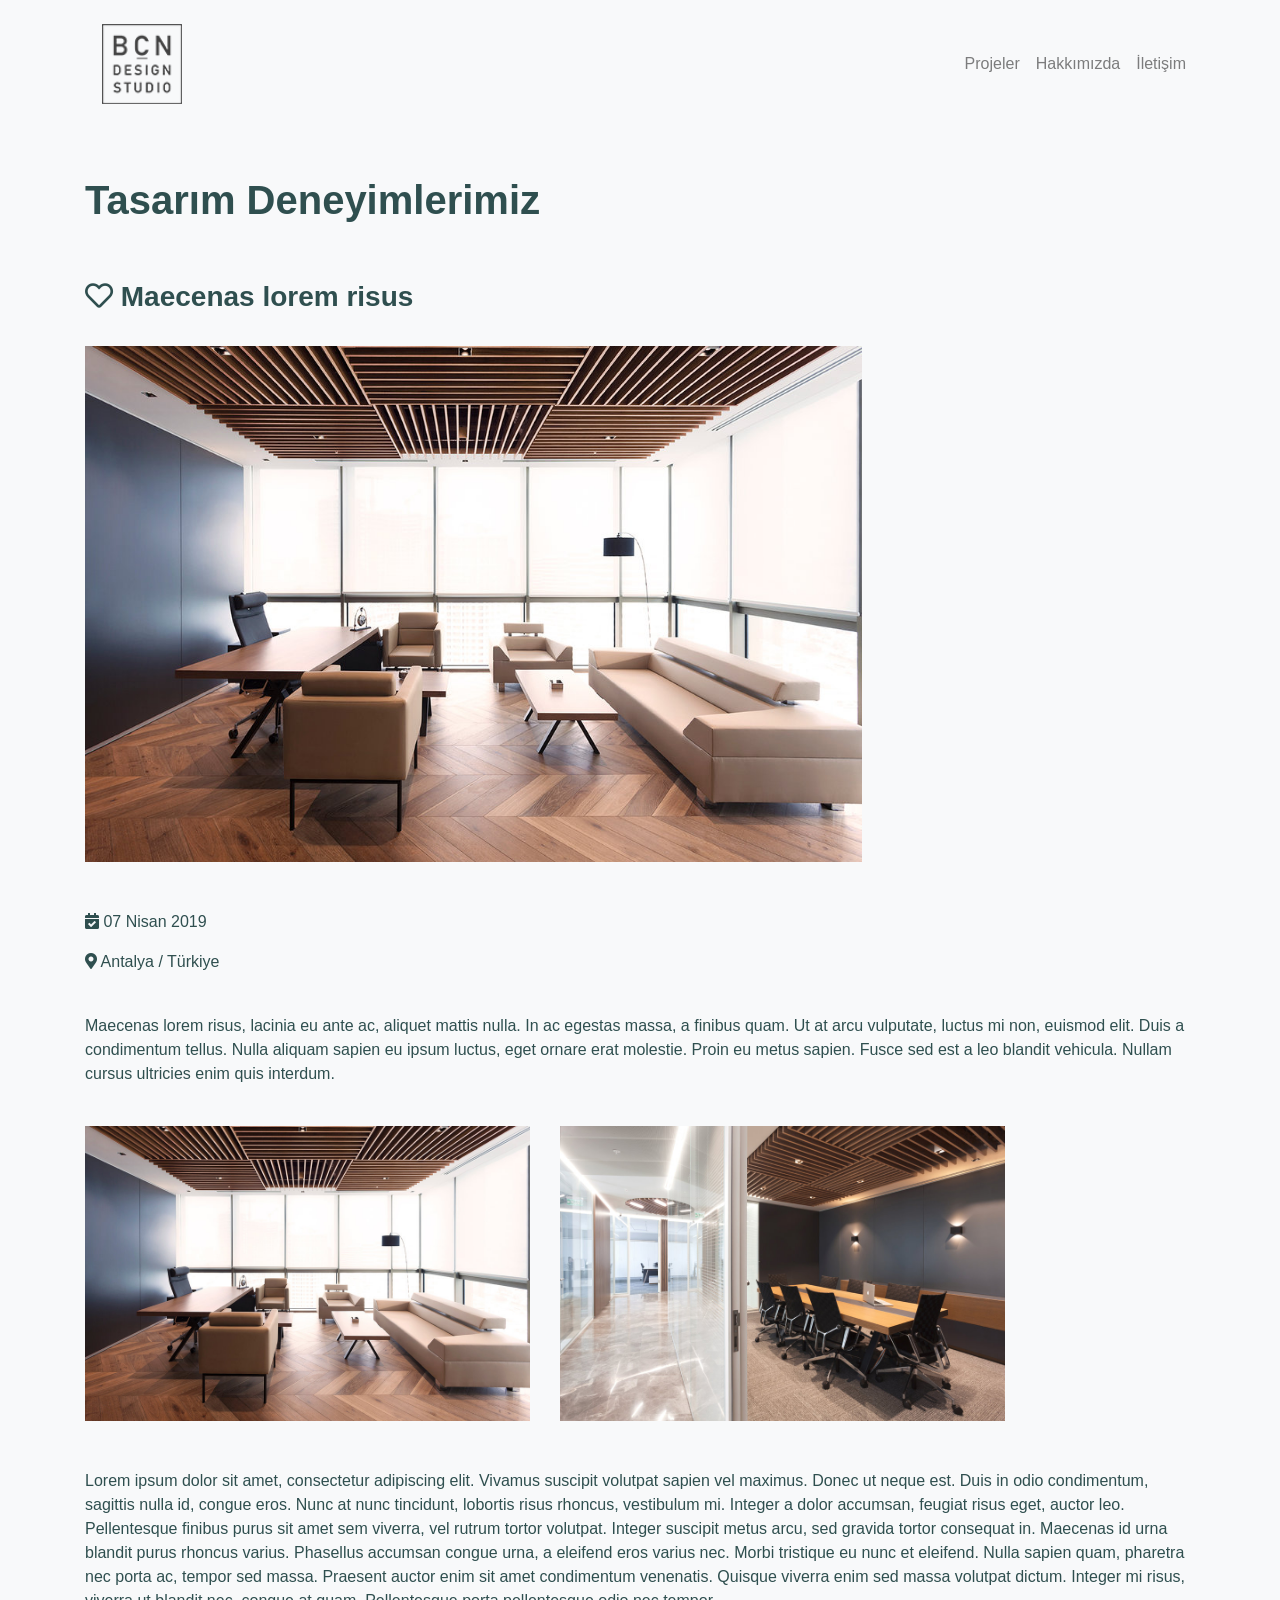
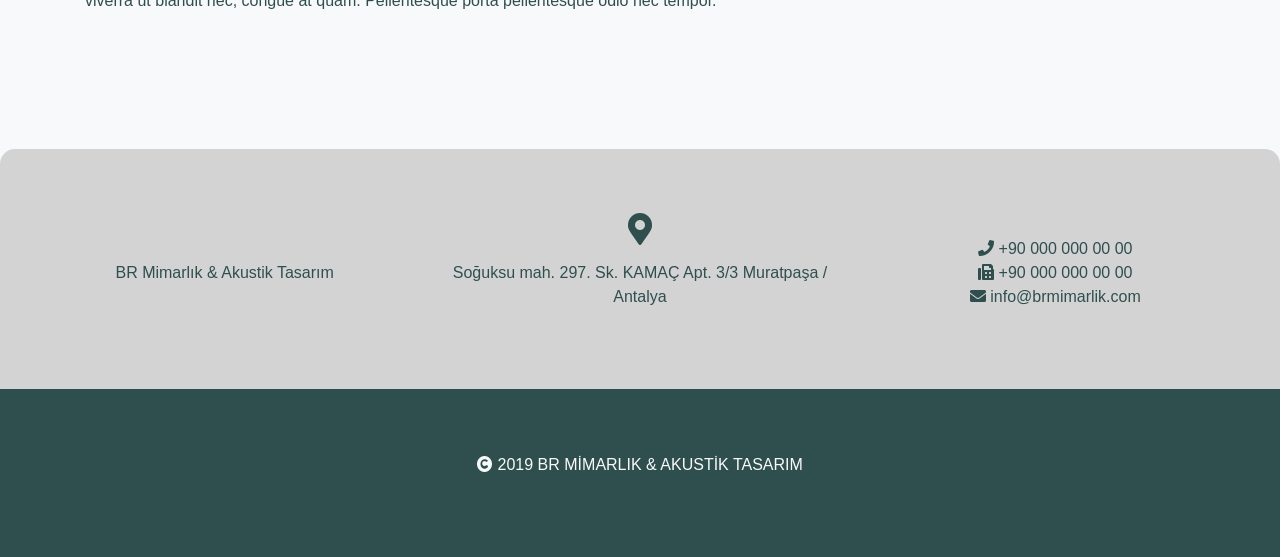
<file: proje1.html>
<!DOCTYPE html>
<html lang="tr">
<head>
    <title>BR Mimarlık - Proje 1</title>
    <meta charset="utf-8">
    <meta name="viewport" content="width=device-width, initial-scale=1">
    <link rel="shortcut icon" type="image/png" href="images/logo.png"/>
    <link rel="stylesheet" href="styles.css">
    <link rel="stylesheet" href="https://stackpath.bootstrapcdn.com/bootstrap/4.3.1/css/bootstrap.min.css" integrity="sha384-ggOyR0iXCbMQv3Xipma34MD+dH/1fQ784/j6cY/iJTQUOhcWr7x9JvoRxT2MZw1T" crossorigin="anonymous">
    <link rel="stylesheet" href="https://use.fontawesome.com/releases/v5.8.1/css/all.css" integrity="sha384-50oBUHEmvpQ+1lW4y57PTFmhCaXp0ML5d60M1M7uH2+nqUivzIebhndOJK28anvf" crossorigin="anonymous">
    <script src="https://code.jquery.com/jquery-3.3.1.slim.min.js" integrity="sha384-q8i/X+965DzO0rT7abK41JStQIAqVgRVzpbzo5smXKp4YfRvH+8abtTE1Pi6jizo" crossorigin="anonymous"></script>
    <script src="https://cdnjs.cloudflare.com/ajax/libs/popper.js/1.14.7/umd/popper.min.js" integrity="sha384-UO2eT0CpHqdSJQ6hJty5KVphtPhzWj9WO1clHTMGa3JDZwrnQq4sF86dIHNDz0W1" crossorigin="anonymous"></script>
    <script src="https://stackpath.bootstrapcdn.com/bootstrap/4.3.1/js/bootstrap.min.js" integrity="sha384-JjSmVgyd0p3pXB1rRibZUAYoIIy6OrQ6VrjIEaFf/nJGzIxFDsf4x0xIM+B07jRM" crossorigin="anonymous"></script>
</head>
<body style="background-color: #F8F9FA; color: darkslategray">

<nav class="container navbar navbar-expand-lg navbar-light bg-light">
    <a class="navbar-brand p-3" href="./index.html">
        <img src="images/logo.png" width="80" height="80" class="d-inline-block align-top" alt="br_mimarlik_logo">
    </a>
    <button class="navbar-toggler" type="button" data-toggle="collapse" data-target="#navbarNav" aria-controls="navbarNav" aria-expanded="false" aria-label="Toggle navigation">
        <span class="navbar-toggler-icon"></span>
    </button>
    <div class="collapse navbar-collapse" id="navbarNav">
        <ul class="navbar-nav ml-auto">
            <li class="nav-item">
                <a class="nav-link" href="./projeler.html">Projeler</a>
            </li>
            <li class="nav-item">
                <a class="nav-link" href="./hakkimizda.html">Hakkımızda</a>
            </li>
            <li class="nav-item">
                <a class="nav-link" href="./iletisim.html">İletişim</a>
            </li>
        </ul>
    </div>
</nav>

<div class="container pt-5 pb-5">
    <h1 style="font-weight:bold">Tasarım Deneyimlerimiz</h1>
    <br>
    <br>
    <h3 style="font-weight:bold"><i class="far fa-heart"></i> Maecenas lorem risus</h3>
    <br>
    <img src="images/proje1_buyuk.jpg" width="70%">
    <p><br><br><i class="fas fa-calendar-check"></i> 07 Nisan 2019</p>
    <p><i class="fas fa-map-marker-alt"></i> Antalya / Türkiye</p>
    <p><br>Maecenas lorem risus, lacinia eu ante ac, aliquet mattis nulla. In ac egestas massa, a finibus quam. Ut at arcu vulputate, luctus mi non, euismod elit. Duis a condimentum tellus. Nulla aliquam sapien eu ipsum luctus, eget ornare erat molestie. Proin eu metus sapien. Fusce sed est a leo blandit vehicula. Nullam cursus ultricies enim quis interdum.</p>
    <br>
    <div class="row">
        <div class="col-5">
            <img src="images/proje1_buyuk.jpg" width="100%">
        </div>
        <div class="col-5">
            <img src="images/proje2_buyuk.jpg" width="100%">
        </div>
    </div>
    <p><br><br>Lorem ipsum dolor sit amet, consectetur adipiscing elit. Vivamus suscipit volutpat sapien vel maximus. Donec ut neque est. Duis in odio condimentum, sagittis nulla id, congue eros. Nunc at nunc tincidunt, lobortis risus rhoncus, vestibulum mi. Integer a dolor accumsan, feugiat risus eget, auctor leo. Pellentesque finibus purus sit amet sem viverra, vel rutrum tortor volutpat. Integer suscipit metus arcu, sed gravida tortor consequat in. Maecenas id urna blandit purus rhoncus varius. Phasellus accumsan congue urna, a eleifend eros varius nec. Morbi tristique eu nunc et eleifend. Nulla sapien quam, pharetra nec porta ac, tempor sed massa. Praesent auctor enim sit amet condimentum venenatis. Quisque viverra enim sed massa volutpat dictum. Integer mi risus, viverra ut blandit nec, congue at quam. Pellentesque porta pellentesque odio nec tempor.</p>
    <br>
</div>

<div style="margin-bottom:0">
    <div class="jumbotron text-center mt-5 mb-0" style="border-radius: 15px 15px 0px 0px; background-color:lightgrey; color:darkslategray">
        <div class="row">
            <div class="col-4 pt-5">
                <p>BR Mimarlık & Akustik Tasarım</p>
            </div>
            <div class="col-4">
                <i class="fas fa-map-marker-alt fa-2x pb-3"></i><br>
                <p>Soğuksu mah. 297. Sk. KAMAÇ Apt. 3/3 Muratpaşa / Antalya</p>
            </div>
            <div class="col-4 pt-4">
                <p><i class="fas fa-phone"></i> +90 000 000 00 00<br>
                <i class="fas fa-fax"></i> +90 000 000 00 00<br>
                <i class="fas fa-envelope"></i> info@brmimarlik.com</p>
            </div>
        </div>
    </div>
    <div class="jumbotron text-center mt-0 mb-0" style="border-radius: 0; background-color:darkslategray; color:#F8F9FA">
        <div class="row">
            <div class="col-4">
            </div>
            <div class="col-4">
                <p><i class="fas fa-copyright"></i> 2019 BR MİMARLIK & AKUSTİK TASARIM</p>
            </div>
            <div class="col-4">
            </div>
        </div>
    </div>
</div>

</body>
</html>
</file>
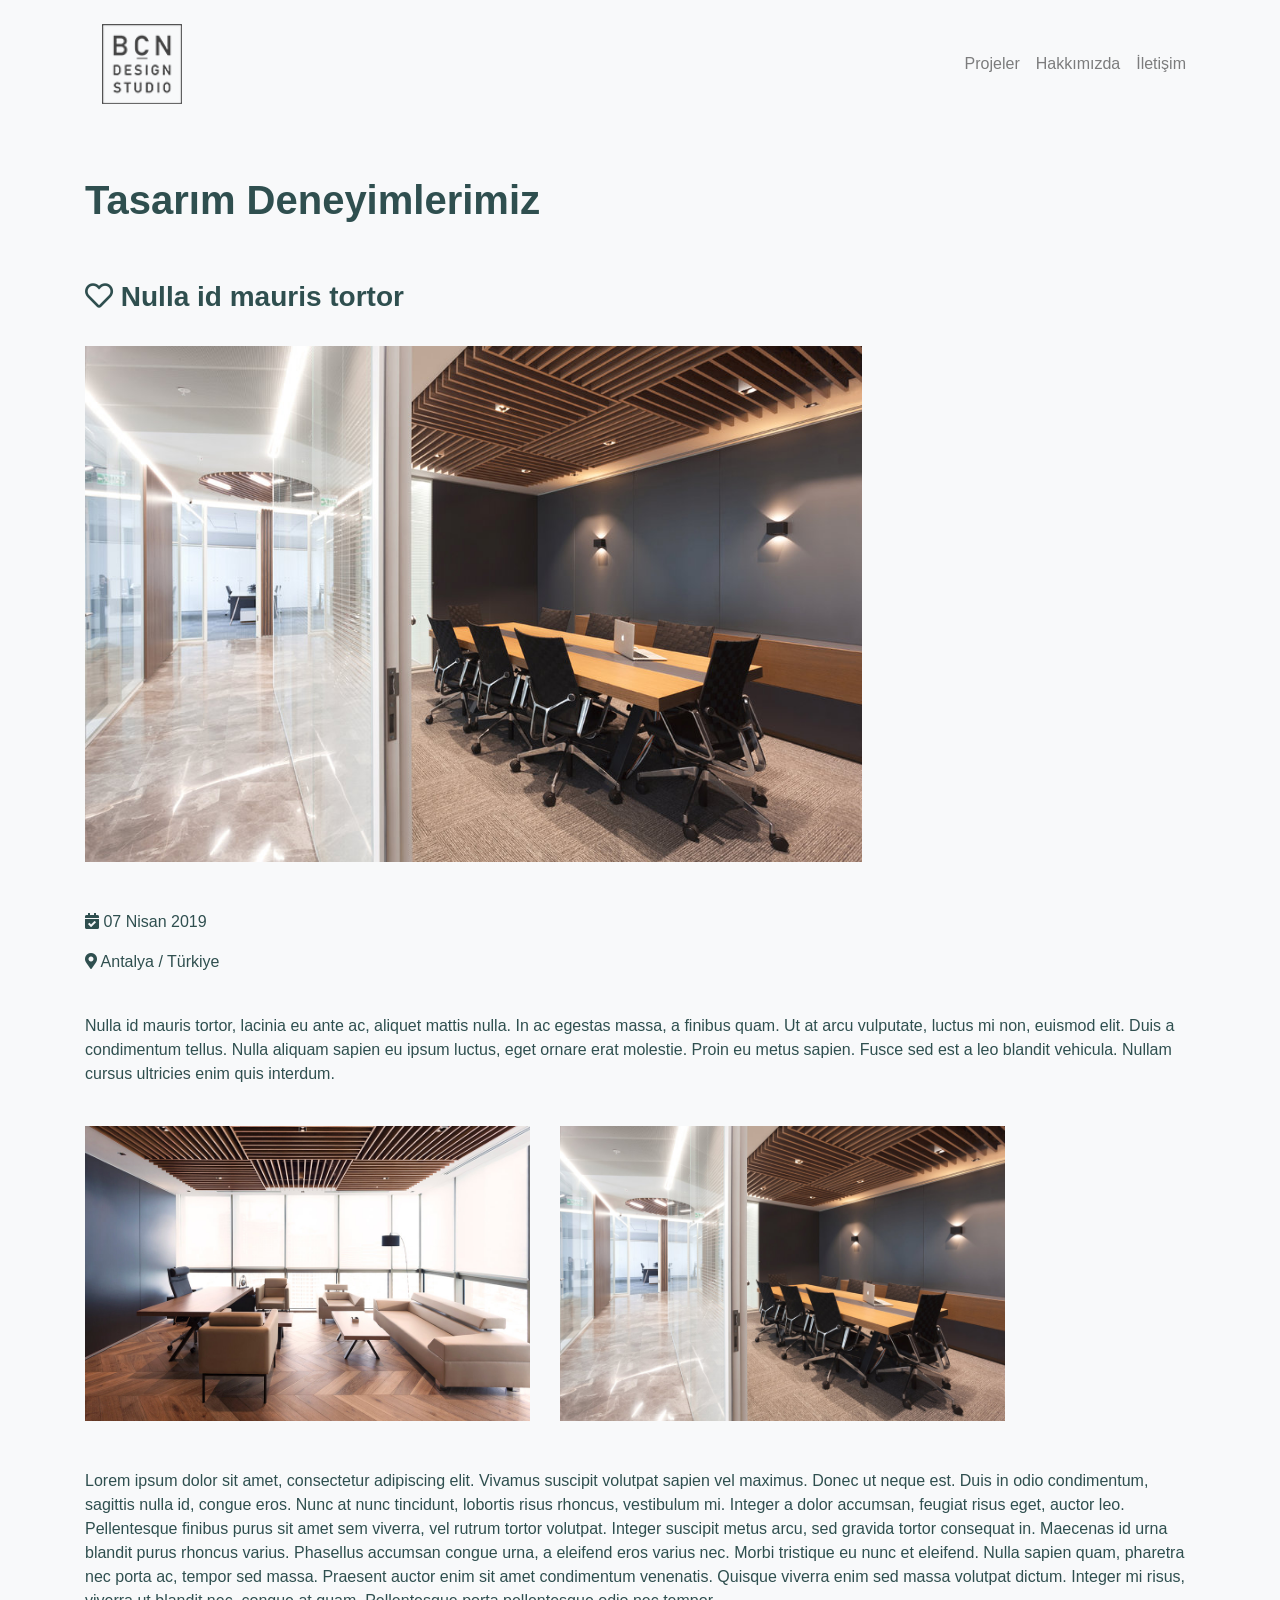
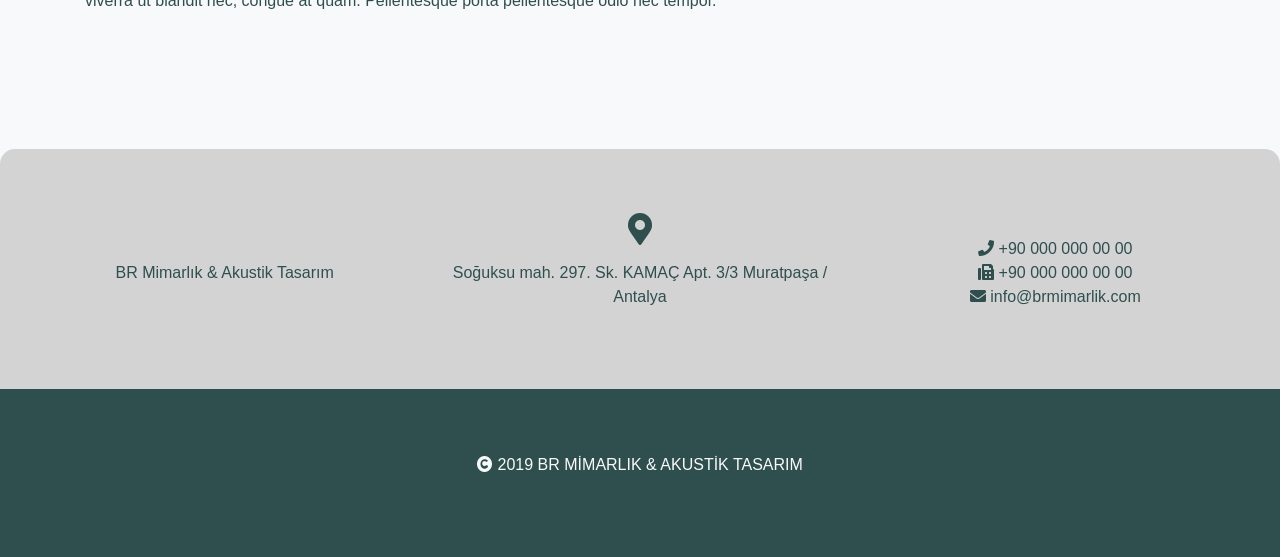
<file: proje2.html>
<!DOCTYPE html>
<html lang="tr">
<head>
    <title>BR Mimarlık - Proje 2</title>
    <meta charset="utf-8">
    <meta name="viewport" content="width=device-width, initial-scale=1">
    <link rel="shortcut icon" type="image/png" href="images/logo.png"/>
    <link rel="stylesheet" href="styles.css">
    <link rel="stylesheet" href="https://stackpath.bootstrapcdn.com/bootstrap/4.3.1/css/bootstrap.min.css" integrity="sha384-ggOyR0iXCbMQv3Xipma34MD+dH/1fQ784/j6cY/iJTQUOhcWr7x9JvoRxT2MZw1T" crossorigin="anonymous">
    <link rel="stylesheet" href="https://use.fontawesome.com/releases/v5.8.1/css/all.css" integrity="sha384-50oBUHEmvpQ+1lW4y57PTFmhCaXp0ML5d60M1M7uH2+nqUivzIebhndOJK28anvf" crossorigin="anonymous">
    <script src="https://code.jquery.com/jquery-3.3.1.slim.min.js" integrity="sha384-q8i/X+965DzO0rT7abK41JStQIAqVgRVzpbzo5smXKp4YfRvH+8abtTE1Pi6jizo" crossorigin="anonymous"></script>
    <script src="https://cdnjs.cloudflare.com/ajax/libs/popper.js/1.14.7/umd/popper.min.js" integrity="sha384-UO2eT0CpHqdSJQ6hJty5KVphtPhzWj9WO1clHTMGa3JDZwrnQq4sF86dIHNDz0W1" crossorigin="anonymous"></script>
    <script src="https://stackpath.bootstrapcdn.com/bootstrap/4.3.1/js/bootstrap.min.js" integrity="sha384-JjSmVgyd0p3pXB1rRibZUAYoIIy6OrQ6VrjIEaFf/nJGzIxFDsf4x0xIM+B07jRM" crossorigin="anonymous"></script>
</head>
<body style="background-color: #F8F9FA; color: darkslategray">

<nav class="container navbar navbar-expand-lg navbar-light bg-light">
    <a class="navbar-brand p-3" href="./index.html">
        <img src="images/logo.png" width="80" height="80" class="d-inline-block align-top" alt="br_mimarlik_logo">
    </a>
    <button class="navbar-toggler" type="button" data-toggle="collapse" data-target="#navbarNav" aria-controls="navbarNav" aria-expanded="false" aria-label="Toggle navigation">
        <span class="navbar-toggler-icon"></span>
    </button>
    <div class="collapse navbar-collapse" id="navbarNav">
        <ul class="navbar-nav ml-auto">
            <li class="nav-item">
                <a class="nav-link" href="./projeler.html">Projeler</a>
            </li>
            <li class="nav-item">
                <a class="nav-link" href="./hakkimizda.html">Hakkımızda</a>
            </li>
            <li class="nav-item">
                <a class="nav-link" href="./iletisim.html">İletişim</a>
            </li>
        </ul>
    </div>
</nav>

<div class="container pt-5 pb-5">
    <h1 style="font-weight:bold">Tasarım Deneyimlerimiz</h1>
    <br>
    <br>
    <h3 style="font-weight:bold"><i class="far fa-heart"></i> Nulla id mauris tortor</h3>
    <br>
    <img src="images/proje2_buyuk.jpg" width="70%">
    <p><br><br><i class="fas fa-calendar-check"></i> 07 Nisan 2019</p>
    <p><i class="fas fa-map-marker-alt"></i> Antalya / Türkiye</p>
    <p><br>Nulla id mauris tortor, lacinia eu ante ac, aliquet mattis nulla. In ac egestas massa, a finibus quam. Ut at arcu vulputate, luctus mi non, euismod elit. Duis a condimentum tellus. Nulla aliquam sapien eu ipsum luctus, eget ornare erat molestie. Proin eu metus sapien. Fusce sed est a leo blandit vehicula. Nullam cursus ultricies enim quis interdum.</p>
    <br>
    <div class="row">
        <div class="col-5">
            <img src="images/proje1_buyuk.jpg" width="100%">
        </div>
        <div class="col-5">
            <img src="images/proje2_buyuk.jpg" width="100%">
        </div>
    </div>
    <p><br><br>Lorem ipsum dolor sit amet, consectetur adipiscing elit. Vivamus suscipit volutpat sapien vel maximus. Donec ut neque est. Duis in odio condimentum, sagittis nulla id, congue eros. Nunc at nunc tincidunt, lobortis risus rhoncus, vestibulum mi. Integer a dolor accumsan, feugiat risus eget, auctor leo. Pellentesque finibus purus sit amet sem viverra, vel rutrum tortor volutpat. Integer suscipit metus arcu, sed gravida tortor consequat in. Maecenas id urna blandit purus rhoncus varius. Phasellus accumsan congue urna, a eleifend eros varius nec. Morbi tristique eu nunc et eleifend. Nulla sapien quam, pharetra nec porta ac, tempor sed massa. Praesent auctor enim sit amet condimentum venenatis. Quisque viverra enim sed massa volutpat dictum. Integer mi risus, viverra ut blandit nec, congue at quam. Pellentesque porta pellentesque odio nec tempor.</p>
    <br>
</div>

<div style="margin-bottom:0">
    <div class="jumbotron text-center mt-5 mb-0" style="border-radius: 15px 15px 0px 0px; background-color:lightgrey; color:darkslategray">
        <div class="row">
            <div class="col-4 pt-5">
                <p>BR Mimarlık & Akustik Tasarım</p>
            </div>
            <div class="col-4">
                <i class="fas fa-map-marker-alt fa-2x pb-3"></i><br>
                <p>Soğuksu mah. 297. Sk. KAMAÇ Apt. 3/3 Muratpaşa / Antalya</p>
            </div>
            <div class="col-4 pt-4">
                <p><i class="fas fa-phone"></i> +90 000 000 00 00<br>
                <i class="fas fa-fax"></i> +90 000 000 00 00<br>
                <i class="fas fa-envelope"></i> info@brmimarlik.com</p>
            </div>
        </div>
    </div>
    <div class="jumbotron text-center mt-0 mb-0" style="border-radius: 0; background-color:darkslategray; color:#F8F9FA">
        <div class="row">
            <div class="col-4">
            </div>
            <div class="col-4">
                <p><i class="fas fa-copyright"></i> 2019 BR MİMARLIK & AKUSTİK TASARIM</p>
            </div>
            <div class="col-4">
            </div>
        </div>
    </div>
</div>

</body>
</html>
</file>
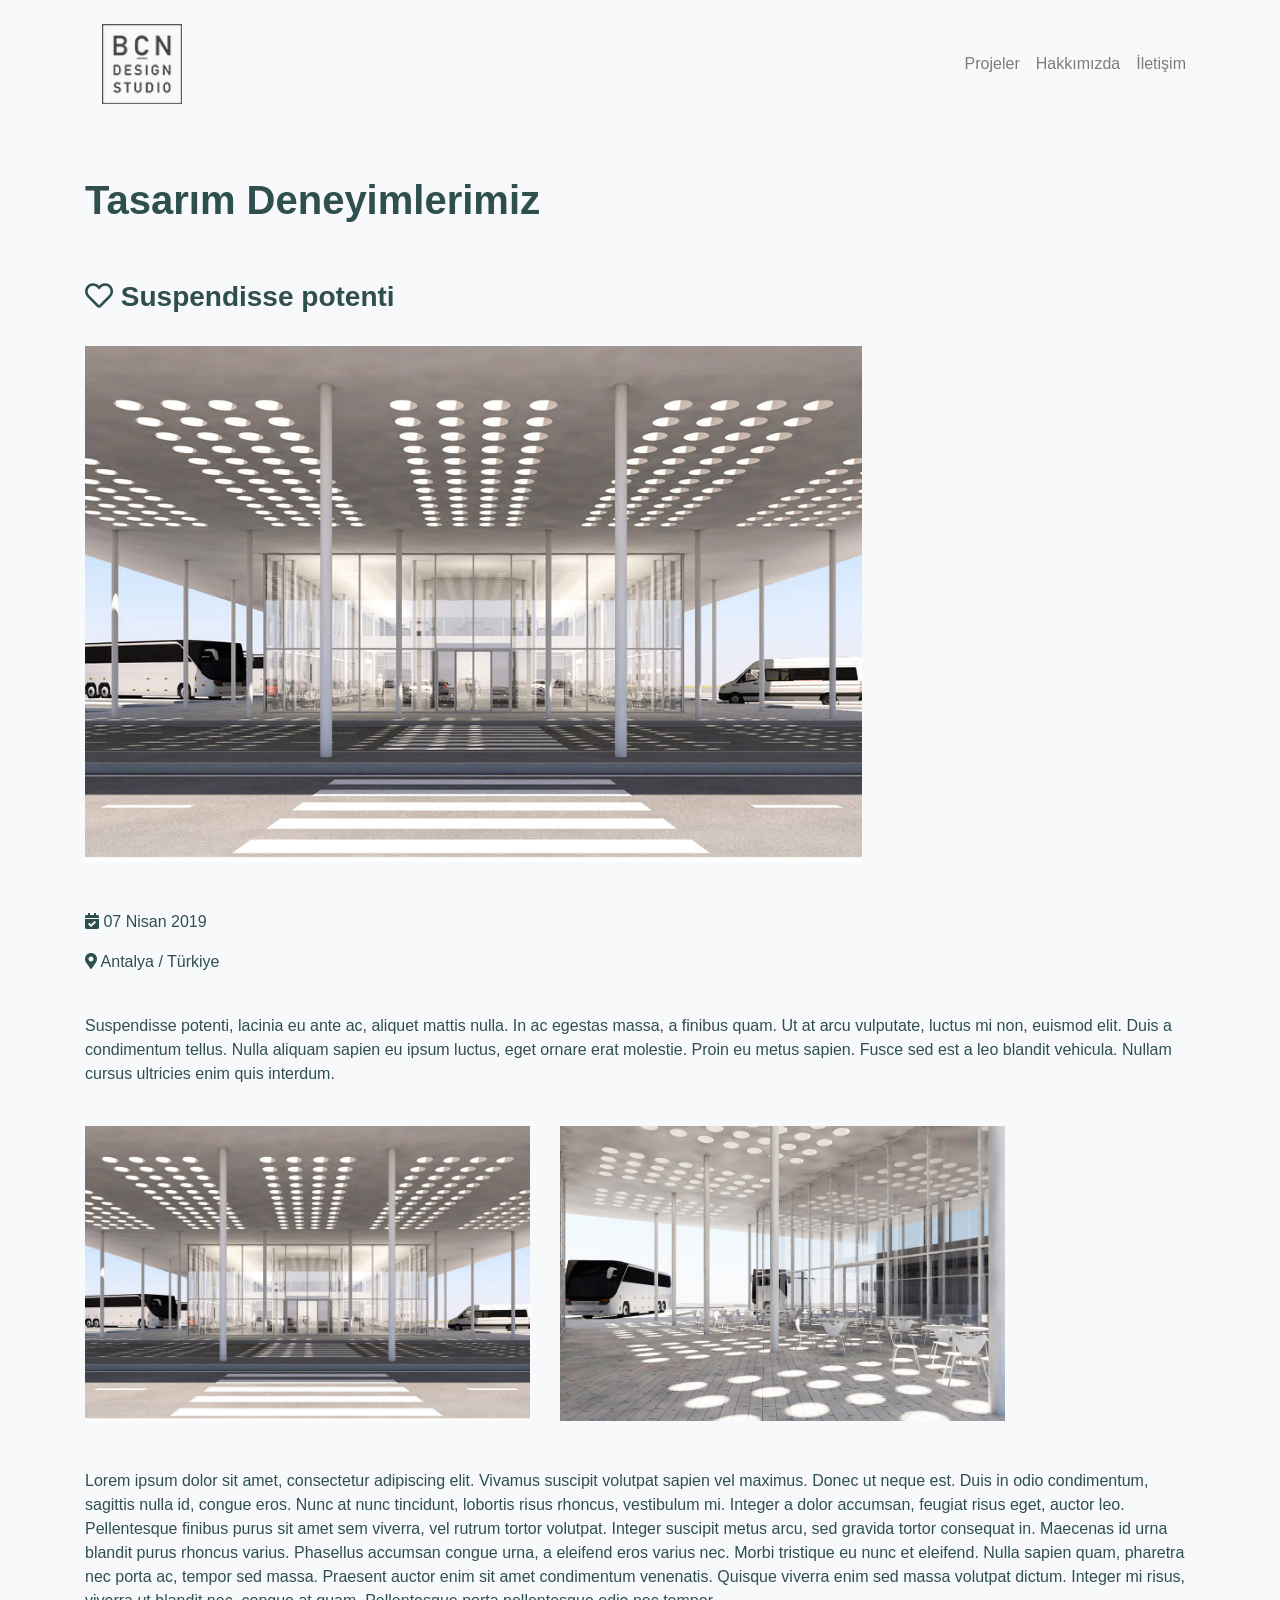
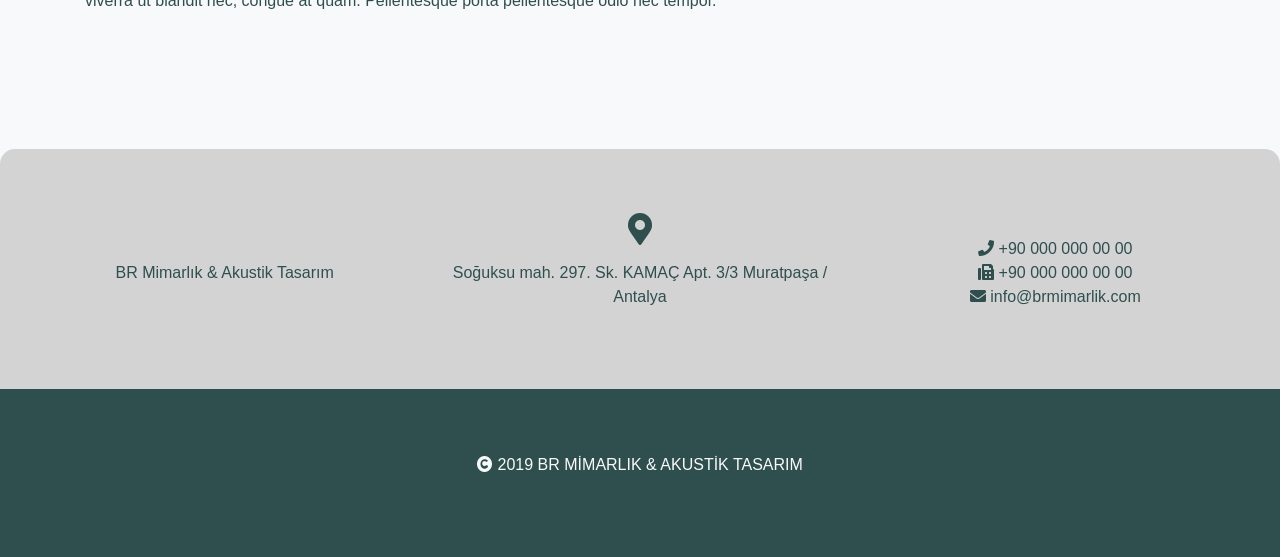
<file: proje3.html>
<!DOCTYPE html>
<html lang="tr">
<head>
    <title>BR Mimarlık - Proje 3</title>
    <meta charset="utf-8">
    <meta name="viewport" content="width=device-width, initial-scale=1">
    <link rel="shortcut icon" type="image/png" href="images/logo.png"/>
    <link rel="stylesheet" href="styles.css">
    <link rel="stylesheet" href="https://stackpath.bootstrapcdn.com/bootstrap/4.3.1/css/bootstrap.min.css" integrity="sha384-ggOyR0iXCbMQv3Xipma34MD+dH/1fQ784/j6cY/iJTQUOhcWr7x9JvoRxT2MZw1T" crossorigin="anonymous">
    <link rel="stylesheet" href="https://use.fontawesome.com/releases/v5.8.1/css/all.css" integrity="sha384-50oBUHEmvpQ+1lW4y57PTFmhCaXp0ML5d60M1M7uH2+nqUivzIebhndOJK28anvf" crossorigin="anonymous">
    <script src="https://code.jquery.com/jquery-3.3.1.slim.min.js" integrity="sha384-q8i/X+965DzO0rT7abK41JStQIAqVgRVzpbzo5smXKp4YfRvH+8abtTE1Pi6jizo" crossorigin="anonymous"></script>
    <script src="https://cdnjs.cloudflare.com/ajax/libs/popper.js/1.14.7/umd/popper.min.js" integrity="sha384-UO2eT0CpHqdSJQ6hJty5KVphtPhzWj9WO1clHTMGa3JDZwrnQq4sF86dIHNDz0W1" crossorigin="anonymous"></script>
    <script src="https://stackpath.bootstrapcdn.com/bootstrap/4.3.1/js/bootstrap.min.js" integrity="sha384-JjSmVgyd0p3pXB1rRibZUAYoIIy6OrQ6VrjIEaFf/nJGzIxFDsf4x0xIM+B07jRM" crossorigin="anonymous"></script>
</head>
<body style="background-color: #F8F9FA; color: darkslategray">

<nav class="container navbar navbar-expand-lg navbar-light bg-light">
    <a class="navbar-brand p-3" href="./index.html">
        <img src="images/logo.png" width="80" height="80" class="d-inline-block align-top" alt="br_mimarlik_logo">
    </a>
    <button class="navbar-toggler" type="button" data-toggle="collapse" data-target="#navbarNav" aria-controls="navbarNav" aria-expanded="false" aria-label="Toggle navigation">
        <span class="navbar-toggler-icon"></span>
    </button>
    <div class="collapse navbar-collapse" id="navbarNav">
        <ul class="navbar-nav ml-auto">
            <li class="nav-item">
                <a class="nav-link" href="./projeler.html">Projeler</a>
            </li>
            <li class="nav-item">
                <a class="nav-link" href="./hakkimizda.html">Hakkımızda</a>
            </li>
            <li class="nav-item">
                <a class="nav-link" href="./iletisim.html">İletişim</a>
            </li>
        </ul>
    </div>
</nav>

<div class="container pt-5 pb-5">
    <h1 style="font-weight:bold">Tasarım Deneyimlerimiz</h1>
    <br>
    <br>
    <h3 style="font-weight:bold"><i class="far fa-heart"></i> Suspendisse potenti</h3>
    <br>
    <img src="images/proje3_buyuk.jpg" width="70%">
    <p><br><br><i class="fas fa-calendar-check"></i> 07 Nisan 2019</p>
    <p><i class="fas fa-map-marker-alt"></i> Antalya / Türkiye</p>
    <p><br>Suspendisse potenti, lacinia eu ante ac, aliquet mattis nulla. In ac egestas massa, a finibus quam. Ut at arcu vulputate, luctus mi non, euismod elit. Duis a condimentum tellus. Nulla aliquam sapien eu ipsum luctus, eget ornare erat molestie. Proin eu metus sapien. Fusce sed est a leo blandit vehicula. Nullam cursus ultricies enim quis interdum.</p>
    <br>
    <div class="row">
        <div class="col-5">
            <img src="images/proje3_buyuk.jpg" width="100%">
        </div>
        <div class="col-5">
            <img src="images/proje4_buyuk.jpg" width="100%">
        </div>
    </div>
    <p><br><br>Lorem ipsum dolor sit amet, consectetur adipiscing elit. Vivamus suscipit volutpat sapien vel maximus. Donec ut neque est. Duis in odio condimentum, sagittis nulla id, congue eros. Nunc at nunc tincidunt, lobortis risus rhoncus, vestibulum mi. Integer a dolor accumsan, feugiat risus eget, auctor leo. Pellentesque finibus purus sit amet sem viverra, vel rutrum tortor volutpat. Integer suscipit metus arcu, sed gravida tortor consequat in. Maecenas id urna blandit purus rhoncus varius. Phasellus accumsan congue urna, a eleifend eros varius nec. Morbi tristique eu nunc et eleifend. Nulla sapien quam, pharetra nec porta ac, tempor sed massa. Praesent auctor enim sit amet condimentum venenatis. Quisque viverra enim sed massa volutpat dictum. Integer mi risus, viverra ut blandit nec, congue at quam. Pellentesque porta pellentesque odio nec tempor.</p>
    <br>
</div>

<div style="margin-bottom:0">
    <div class="jumbotron text-center mt-5 mb-0" style="border-radius: 15px 15px 0px 0px; background-color:lightgrey; color:darkslategray">
        <div class="row">
            <div class="col-4 pt-5">
                <p>BR Mimarlık & Akustik Tasarım</p>
            </div>
            <div class="col-4">
                <i class="fas fa-map-marker-alt fa-2x pb-3"></i><br>
                <p>Soğuksu mah. 297. Sk. KAMAÇ Apt. 3/3 Muratpaşa / Antalya</p>
            </div>
            <div class="col-4 pt-4">
                <p><i class="fas fa-phone"></i> +90 000 000 00 00<br>
                <i class="fas fa-fax"></i> +90 000 000 00 00<br>
                <i class="fas fa-envelope"></i> info@brmimarlik.com</p>
            </div>
        </div>
    </div>
    <div class="jumbotron text-center mt-0 mb-0" style="border-radius: 0; background-color:darkslategray; color:#F8F9FA">
        <div class="row">
            <div class="col-4">
            </div>
            <div class="col-4">
                <p><i class="fas fa-copyright"></i> 2019 BR MİMARLIK & AKUSTİK TASARIM</p>
            </div>
            <div class="col-4">
            </div>
        </div>
    </div>
</div>

</body>
</html>
</file>
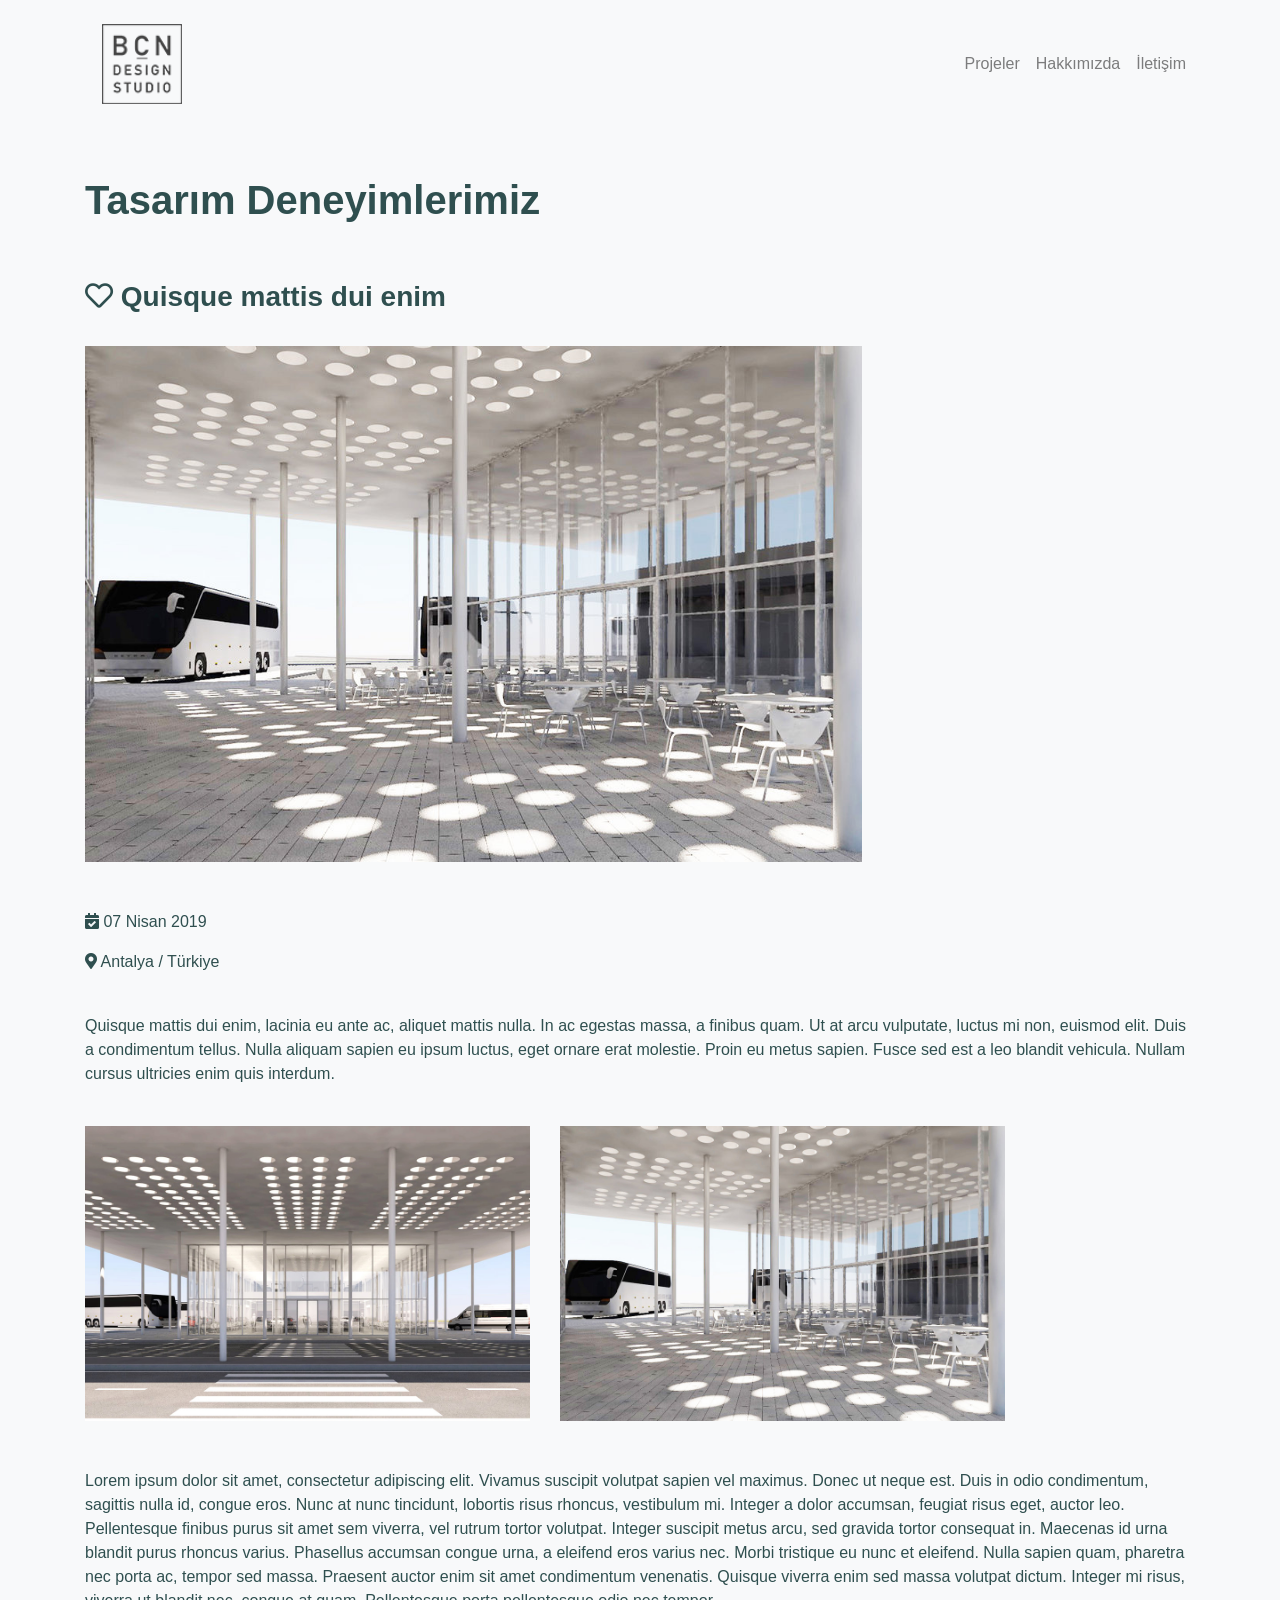
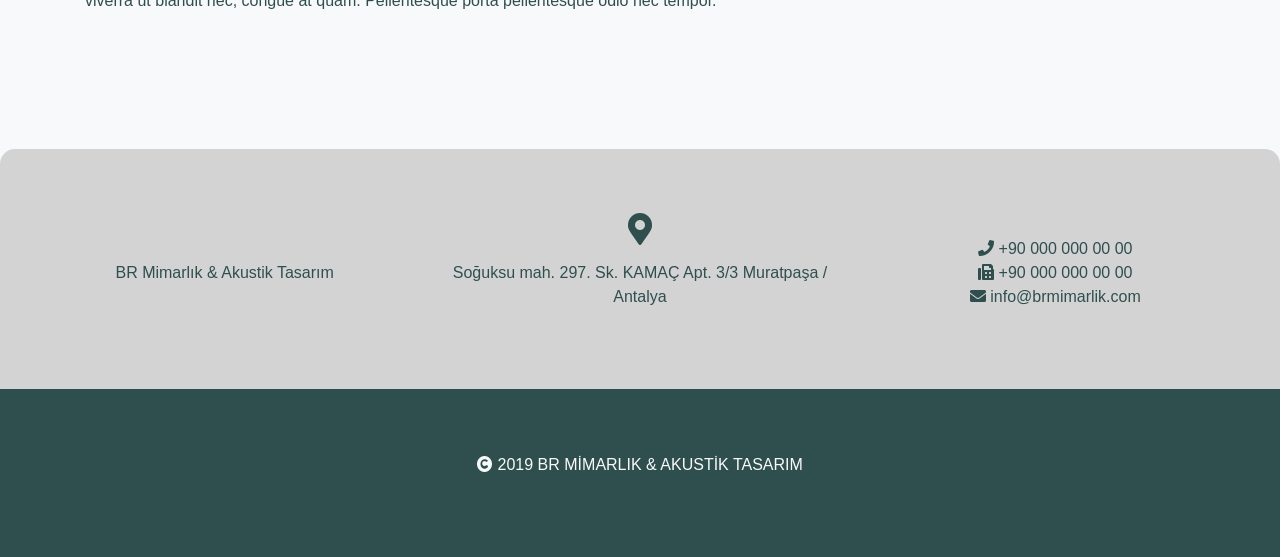
<file: proje4.html>
<!DOCTYPE html>
<html lang="tr">
<head>
    <title>BR Mimarlık - Proje 4</title>
    <meta charset="utf-8">
    <meta name="viewport" content="width=device-width, initial-scale=1">
    <link rel="shortcut icon" type="image/png" href="images/logo.png"/>
    <link rel="stylesheet" href="styles.css">
    <link rel="stylesheet" href="https://stackpath.bootstrapcdn.com/bootstrap/4.3.1/css/bootstrap.min.css" integrity="sha384-ggOyR0iXCbMQv3Xipma34MD+dH/1fQ784/j6cY/iJTQUOhcWr7x9JvoRxT2MZw1T" crossorigin="anonymous">
    <link rel="stylesheet" href="https://use.fontawesome.com/releases/v5.8.1/css/all.css" integrity="sha384-50oBUHEmvpQ+1lW4y57PTFmhCaXp0ML5d60M1M7uH2+nqUivzIebhndOJK28anvf" crossorigin="anonymous">
    <script src="https://code.jquery.com/jquery-3.3.1.slim.min.js" integrity="sha384-q8i/X+965DzO0rT7abK41JStQIAqVgRVzpbzo5smXKp4YfRvH+8abtTE1Pi6jizo" crossorigin="anonymous"></script>
    <script src="https://cdnjs.cloudflare.com/ajax/libs/popper.js/1.14.7/umd/popper.min.js" integrity="sha384-UO2eT0CpHqdSJQ6hJty5KVphtPhzWj9WO1clHTMGa3JDZwrnQq4sF86dIHNDz0W1" crossorigin="anonymous"></script>
    <script src="https://stackpath.bootstrapcdn.com/bootstrap/4.3.1/js/bootstrap.min.js" integrity="sha384-JjSmVgyd0p3pXB1rRibZUAYoIIy6OrQ6VrjIEaFf/nJGzIxFDsf4x0xIM+B07jRM" crossorigin="anonymous"></script>
</head>
<body style="background-color: #F8F9FA; color: darkslategray">

<nav class="container navbar navbar-expand-lg navbar-light bg-light">
    <a class="navbar-brand p-3" href="./index.html">
        <img src="images/logo.png" width="80" height="80" class="d-inline-block align-top" alt="br_mimarlik_logo">
    </a>
    <button class="navbar-toggler" type="button" data-toggle="collapse" data-target="#navbarNav" aria-controls="navbarNav" aria-expanded="false" aria-label="Toggle navigation">
        <span class="navbar-toggler-icon"></span>
    </button>
    <div class="collapse navbar-collapse" id="navbarNav">
        <ul class="navbar-nav ml-auto">
            <li class="nav-item">
                <a class="nav-link" href="./projeler.html">Projeler</a>
            </li>
            <li class="nav-item">
                <a class="nav-link" href="./hakkimizda.html">Hakkımızda</a>
            </li>
            <li class="nav-item">
                <a class="nav-link" href="./iletisim.html">İletişim</a>
            </li>
        </ul>
    </div>
</nav>

<div class="container pt-5 pb-5">
    <h1 style="font-weight:bold">Tasarım Deneyimlerimiz</h1>
    <br>
    <br>
    <h3 style="font-weight:bold"><i class="far fa-heart"></i> Quisque mattis dui enim</h3>
    <br>
    <img src="images/proje4_buyuk.jpg" width="70%">
    <p><br><br><i class="fas fa-calendar-check"></i> 07 Nisan 2019</p>
    <p><i class="fas fa-map-marker-alt"></i> Antalya / Türkiye</p>
    <p><br>Quisque mattis dui enim, lacinia eu ante ac, aliquet mattis nulla. In ac egestas massa, a finibus quam. Ut at arcu vulputate, luctus mi non, euismod elit. Duis a condimentum tellus. Nulla aliquam sapien eu ipsum luctus, eget ornare erat molestie. Proin eu metus sapien. Fusce sed est a leo blandit vehicula. Nullam cursus ultricies enim quis interdum.</p>
    <br>
    <div class="row">
        <div class="col-5">
            <img src="images/proje3_buyuk.jpg" width="100%">
        </div>
        <div class="col-5">
            <img src="images/proje4_buyuk.jpg" width="100%">
        </div>
    </div>
    <p><br><br>Lorem ipsum dolor sit amet, consectetur adipiscing elit. Vivamus suscipit volutpat sapien vel maximus. Donec ut neque est. Duis in odio condimentum, sagittis nulla id, congue eros. Nunc at nunc tincidunt, lobortis risus rhoncus, vestibulum mi. Integer a dolor accumsan, feugiat risus eget, auctor leo. Pellentesque finibus purus sit amet sem viverra, vel rutrum tortor volutpat. Integer suscipit metus arcu, sed gravida tortor consequat in. Maecenas id urna blandit purus rhoncus varius. Phasellus accumsan congue urna, a eleifend eros varius nec. Morbi tristique eu nunc et eleifend. Nulla sapien quam, pharetra nec porta ac, tempor sed massa. Praesent auctor enim sit amet condimentum venenatis. Quisque viverra enim sed massa volutpat dictum. Integer mi risus, viverra ut blandit nec, congue at quam. Pellentesque porta pellentesque odio nec tempor.</p>
    <br>
</div>

<div style="margin-bottom:0">
    <div class="jumbotron text-center mt-5 mb-0" style="border-radius: 15px 15px 0px 0px; background-color:lightgrey; color:darkslategray">
        <div class="row">
            <div class="col-4 pt-5">
                <p>BR Mimarlık & Akustik Tasarım</p>
            </div>
            <div class="col-4">
                <i class="fas fa-map-marker-alt fa-2x pb-3"></i><br>
                <p>Soğuksu mah. 297. Sk. KAMAÇ Apt. 3/3 Muratpaşa / Antalya</p>
            </div>
            <div class="col-4 pt-4">
                <p><i class="fas fa-phone"></i> +90 000 000 00 00<br>
                <i class="fas fa-fax"></i> +90 000 000 00 00<br>
                <i class="fas fa-envelope"></i> info@brmimarlik.com</p>
            </div>
        </div>
    </div>
    <div class="jumbotron text-center mt-0 mb-0" style="border-radius: 0; background-color:darkslategray; color:#F8F9FA">
        <div class="row">
            <div class="col-4">
            </div>
            <div class="col-4">
                <p><i class="fas fa-copyright"></i> 2019 BR MİMARLIK & AKUSTİK TASARIM</p>
            </div>
            <div class="col-4">
            </div>
        </div>
    </div>
</div>

</body>
</html>
</file>
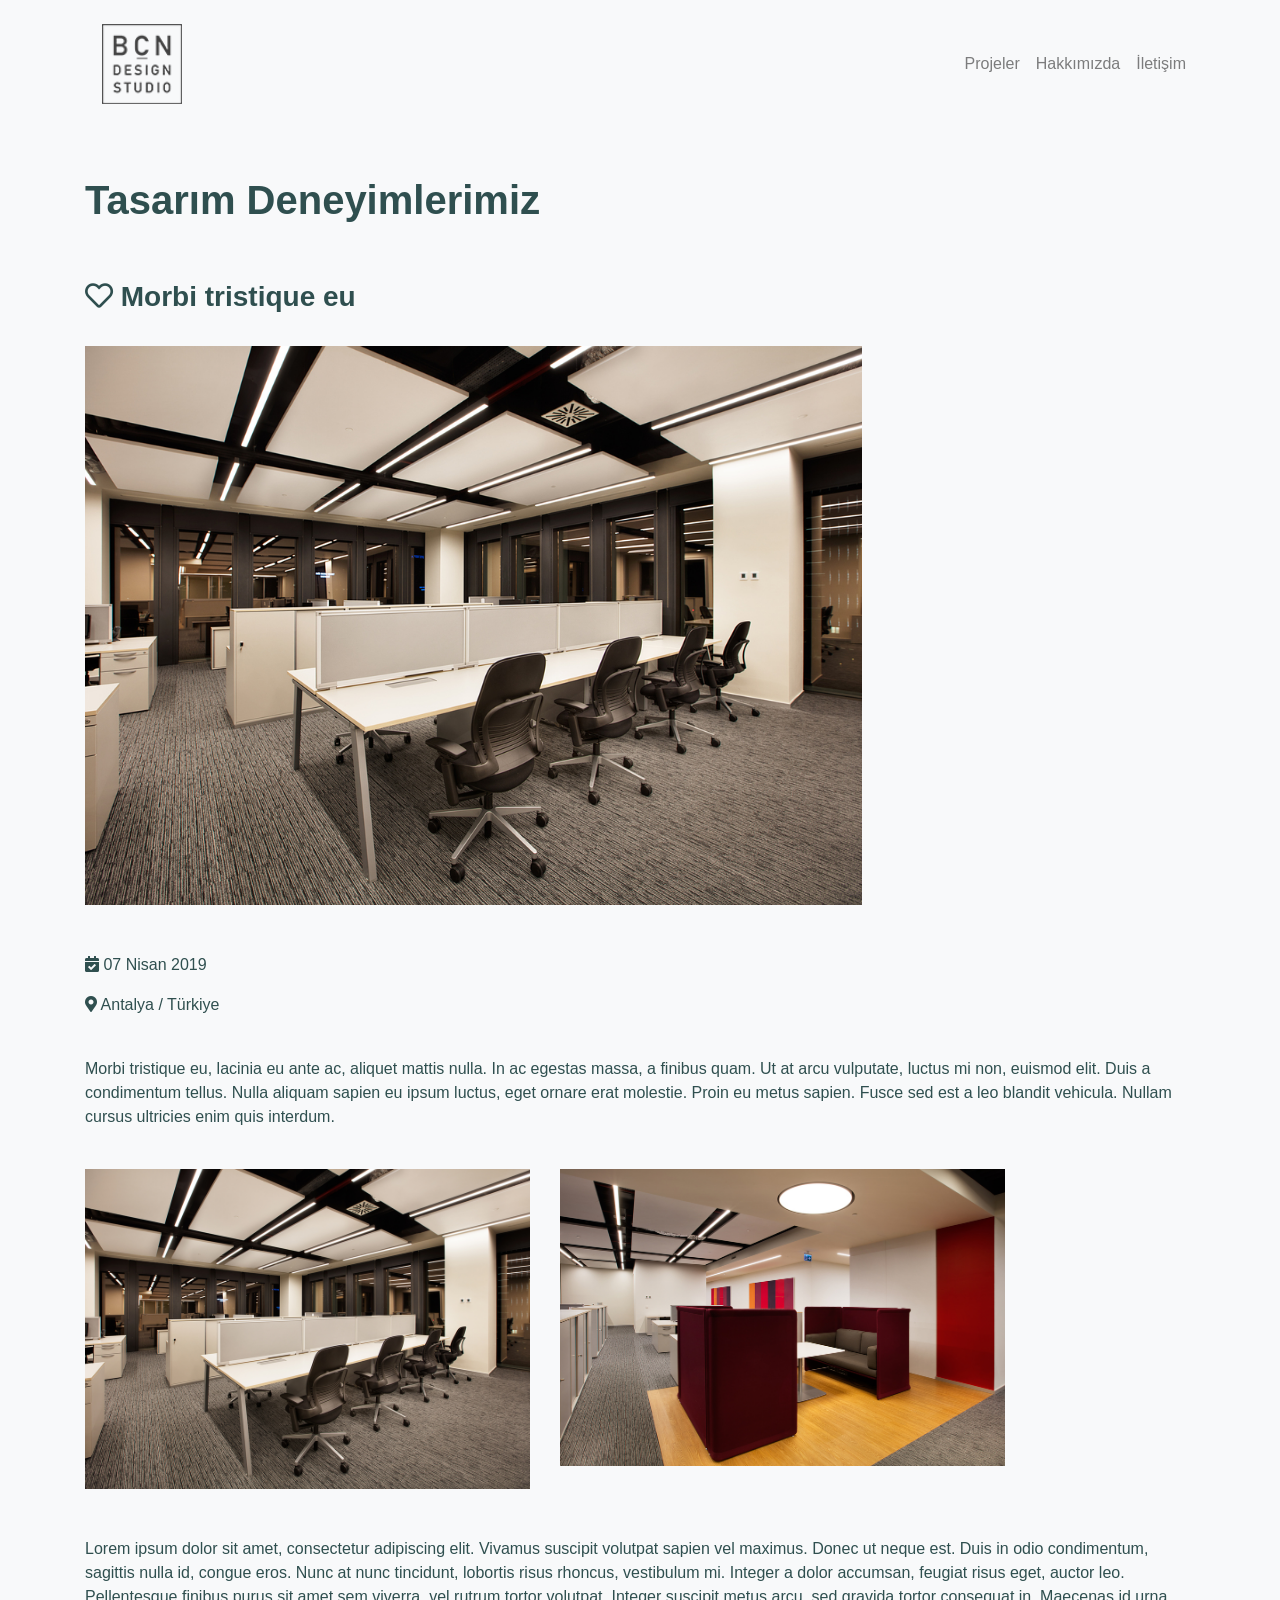
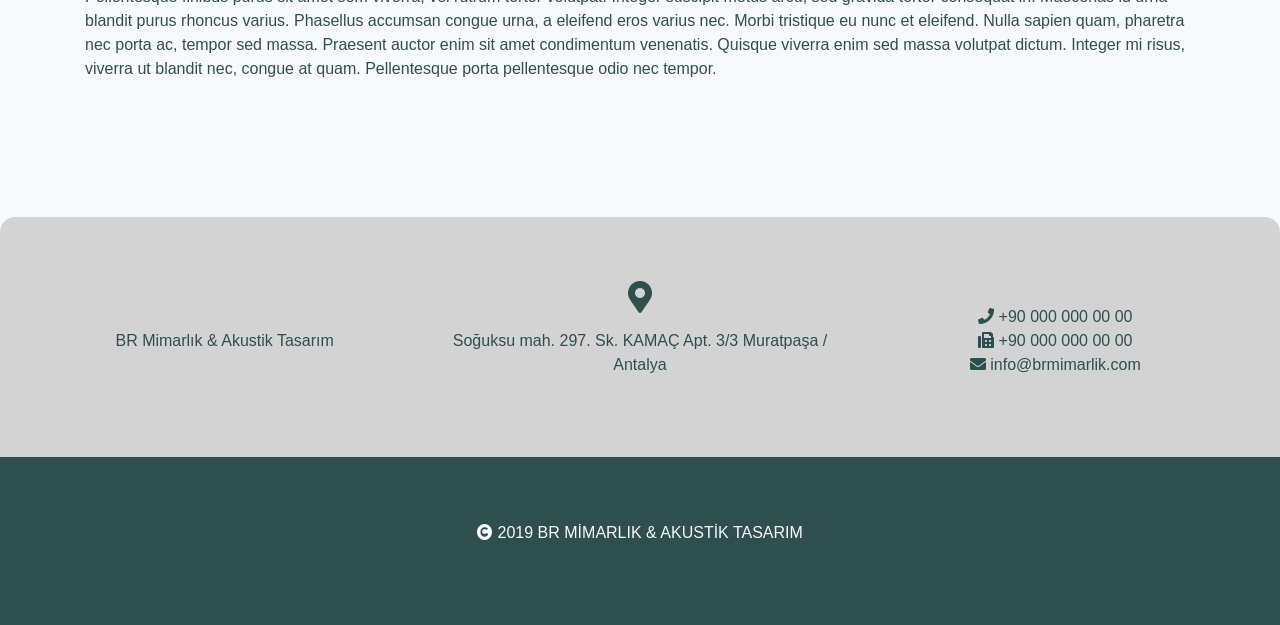
<file: proje5.html>
<!DOCTYPE html>
<html lang="tr">
<head>
    <title>BR Mimarlık - Proje 5</title>
    <meta charset="utf-8">
    <meta name="viewport" content="width=device-width, initial-scale=1">
    <link rel="shortcut icon" type="image/png" href="images/logo.png"/>
    <link rel="stylesheet" href="styles.css">
    <link rel="stylesheet" href="https://stackpath.bootstrapcdn.com/bootstrap/4.3.1/css/bootstrap.min.css" integrity="sha384-ggOyR0iXCbMQv3Xipma34MD+dH/1fQ784/j6cY/iJTQUOhcWr7x9JvoRxT2MZw1T" crossorigin="anonymous">
    <link rel="stylesheet" href="https://use.fontawesome.com/releases/v5.8.1/css/all.css" integrity="sha384-50oBUHEmvpQ+1lW4y57PTFmhCaXp0ML5d60M1M7uH2+nqUivzIebhndOJK28anvf" crossorigin="anonymous">
    <script src="https://code.jquery.com/jquery-3.3.1.slim.min.js" integrity="sha384-q8i/X+965DzO0rT7abK41JStQIAqVgRVzpbzo5smXKp4YfRvH+8abtTE1Pi6jizo" crossorigin="anonymous"></script>
    <script src="https://cdnjs.cloudflare.com/ajax/libs/popper.js/1.14.7/umd/popper.min.js" integrity="sha384-UO2eT0CpHqdSJQ6hJty5KVphtPhzWj9WO1clHTMGa3JDZwrnQq4sF86dIHNDz0W1" crossorigin="anonymous"></script>
    <script src="https://stackpath.bootstrapcdn.com/bootstrap/4.3.1/js/bootstrap.min.js" integrity="sha384-JjSmVgyd0p3pXB1rRibZUAYoIIy6OrQ6VrjIEaFf/nJGzIxFDsf4x0xIM+B07jRM" crossorigin="anonymous"></script>
</head>
<body style="background-color: #F8F9FA; color: darkslategray">

<nav class="container navbar navbar-expand-lg navbar-light bg-light">
    <a class="navbar-brand p-3" href="./index.html">
        <img src="images/logo.png" width="80" height="80" class="d-inline-block align-top" alt="br_mimarlik_logo">
    </a>
    <button class="navbar-toggler" type="button" data-toggle="collapse" data-target="#navbarNav" aria-controls="navbarNav" aria-expanded="false" aria-label="Toggle navigation">
        <span class="navbar-toggler-icon"></span>
    </button>
    <div class="collapse navbar-collapse" id="navbarNav">
        <ul class="navbar-nav ml-auto">
            <li class="nav-item">
                <a class="nav-link" href="./projeler.html">Projeler</a>
            </li>
            <li class="nav-item">
                <a class="nav-link" href="./hakkimizda.html">Hakkımızda</a>
            </li>
            <li class="nav-item">
                <a class="nav-link" href="./iletisim.html">İletişim</a>
            </li>
        </ul>
    </div>
</nav>

<div class="container pt-5 pb-5">
    <h1 style="font-weight:bold">Tasarım Deneyimlerimiz</h1>
    <br>
    <br>
    <h3 style="font-weight:bold"><i class="far fa-heart"></i> Morbi tristique eu</h3>
    <br>
    <img src="images/proje5_buyuk.jpg" width="70%">
    <p><br><br><i class="fas fa-calendar-check"></i> 07 Nisan 2019</p>
    <p><i class="fas fa-map-marker-alt"></i> Antalya / Türkiye</p>
    <p><br>Morbi tristique eu, lacinia eu ante ac, aliquet mattis nulla. In ac egestas massa, a finibus quam. Ut at arcu vulputate, luctus mi non, euismod elit. Duis a condimentum tellus. Nulla aliquam sapien eu ipsum luctus, eget ornare erat molestie. Proin eu metus sapien. Fusce sed est a leo blandit vehicula. Nullam cursus ultricies enim quis interdum.</p>
    <br>
    <div class="row">
        <div class="col-5">
            <img src="images/proje5_buyuk.jpg" width="100%">
        </div>
        <div class="col-5">
            <img src="images/proje6_buyuk.jpg" width="100%">
        </div>
    </div>
    <p><br><br>Lorem ipsum dolor sit amet, consectetur adipiscing elit. Vivamus suscipit volutpat sapien vel maximus. Donec ut neque est. Duis in odio condimentum, sagittis nulla id, congue eros. Nunc at nunc tincidunt, lobortis risus rhoncus, vestibulum mi. Integer a dolor accumsan, feugiat risus eget, auctor leo. Pellentesque finibus purus sit amet sem viverra, vel rutrum tortor volutpat. Integer suscipit metus arcu, sed gravida tortor consequat in. Maecenas id urna blandit purus rhoncus varius. Phasellus accumsan congue urna, a eleifend eros varius nec. Morbi tristique eu nunc et eleifend. Nulla sapien quam, pharetra nec porta ac, tempor sed massa. Praesent auctor enim sit amet condimentum venenatis. Quisque viverra enim sed massa volutpat dictum. Integer mi risus, viverra ut blandit nec, congue at quam. Pellentesque porta pellentesque odio nec tempor.</p>
    <br>
</div>

<div style="margin-bottom:0">
    <div class="jumbotron text-center mt-5 mb-0" style="border-radius: 15px 15px 0px 0px; background-color:lightgrey; color:darkslategray">
        <div class="row">
            <div class="col-4 pt-5">
                <p>BR Mimarlık & Akustik Tasarım</p>
            </div>
            <div class="col-4">
                <i class="fas fa-map-marker-alt fa-2x pb-3"></i><br>
                <p>Soğuksu mah. 297. Sk. KAMAÇ Apt. 3/3 Muratpaşa / Antalya</p>
            </div>
            <div class="col-4 pt-4">
                <p><i class="fas fa-phone"></i> +90 000 000 00 00<br>
                <i class="fas fa-fax"></i> +90 000 000 00 00<br>
                <i class="fas fa-envelope"></i> info@brmimarlik.com</p>
            </div>
        </div>
    </div>
    <div class="jumbotron text-center mt-0 mb-0" style="border-radius: 0; background-color:darkslategray; color:#F8F9FA">
        <div class="row">
            <div class="col-4">
            </div>
            <div class="col-4">
                <p><i class="fas fa-copyright"></i> 2019 BR MİMARLIK & AKUSTİK TASARIM</p>
            </div>
            <div class="col-4">
            </div>
        </div>
    </div>
</div>

</body>
</html>
</file>
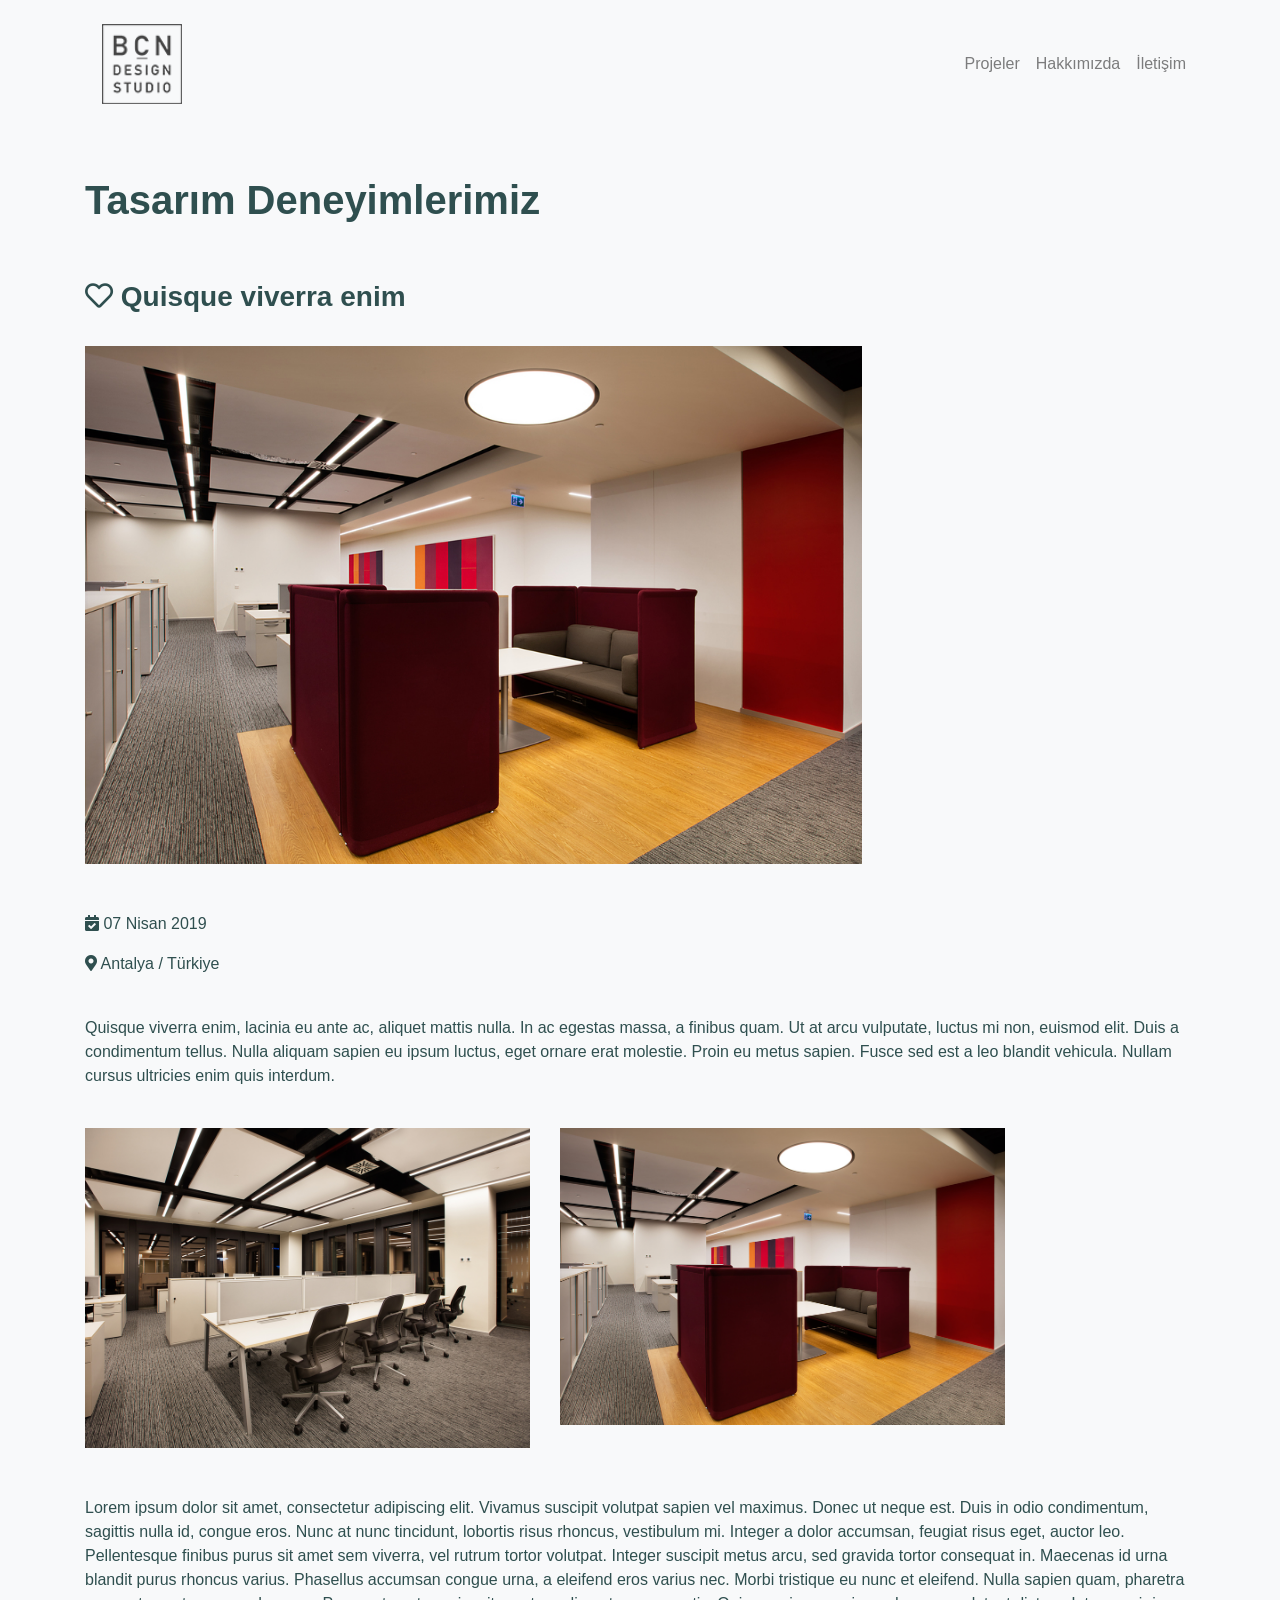
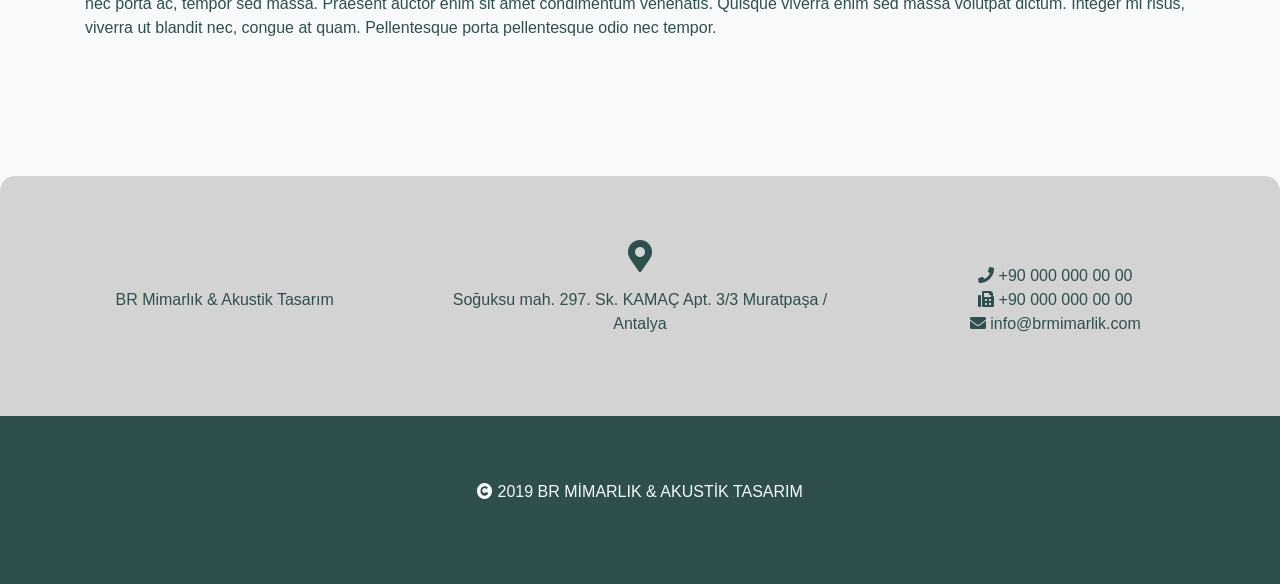
<file: proje6.html>
<!DOCTYPE html>
<html lang="tr">
<head>
    <title>BR Mimarlık - Proje 6</title>
    <meta charset="utf-8">
    <meta name="viewport" content="width=device-width, initial-scale=1">
    <link rel="shortcut icon" type="image/png" href="images/logo.png"/>
    <link rel="stylesheet" href="styles.css">
    <link rel="stylesheet" href="https://stackpath.bootstrapcdn.com/bootstrap/4.3.1/css/bootstrap.min.css" integrity="sha384-ggOyR0iXCbMQv3Xipma34MD+dH/1fQ784/j6cY/iJTQUOhcWr7x9JvoRxT2MZw1T" crossorigin="anonymous">
    <link rel="stylesheet" href="https://use.fontawesome.com/releases/v5.8.1/css/all.css" integrity="sha384-50oBUHEmvpQ+1lW4y57PTFmhCaXp0ML5d60M1M7uH2+nqUivzIebhndOJK28anvf" crossorigin="anonymous">
    <script src="https://code.jquery.com/jquery-3.3.1.slim.min.js" integrity="sha384-q8i/X+965DzO0rT7abK41JStQIAqVgRVzpbzo5smXKp4YfRvH+8abtTE1Pi6jizo" crossorigin="anonymous"></script>
    <script src="https://cdnjs.cloudflare.com/ajax/libs/popper.js/1.14.7/umd/popper.min.js" integrity="sha384-UO2eT0CpHqdSJQ6hJty5KVphtPhzWj9WO1clHTMGa3JDZwrnQq4sF86dIHNDz0W1" crossorigin="anonymous"></script>
    <script src="https://stackpath.bootstrapcdn.com/bootstrap/4.3.1/js/bootstrap.min.js" integrity="sha384-JjSmVgyd0p3pXB1rRibZUAYoIIy6OrQ6VrjIEaFf/nJGzIxFDsf4x0xIM+B07jRM" crossorigin="anonymous"></script>
</head>
<body style="background-color: #F8F9FA; color: darkslategray">

<nav class="container navbar navbar-expand-lg navbar-light bg-light">
    <a class="navbar-brand p-3" href="./index.html">
        <img src="images/logo.png" width="80" height="80" class="d-inline-block align-top" alt="br_mimarlik_logo">
    </a>
    <button class="navbar-toggler" type="button" data-toggle="collapse" data-target="#navbarNav" aria-controls="navbarNav" aria-expanded="false" aria-label="Toggle navigation">
        <span class="navbar-toggler-icon"></span>
    </button>
    <div class="collapse navbar-collapse" id="navbarNav">
        <ul class="navbar-nav ml-auto">
            <li class="nav-item">
                <a class="nav-link" href="./projeler.html">Projeler</a>
            </li>
            <li class="nav-item">
                <a class="nav-link" href="./hakkimizda.html">Hakkımızda</a>
            </li>
            <li class="nav-item">
                <a class="nav-link" href="./iletisim.html">İletişim</a>
            </li>
        </ul>
    </div>
</nav>

<div class="container pt-5 pb-5">
    <h1 style="font-weight:bold">Tasarım Deneyimlerimiz</h1>
    <br>
    <br>
    <h3 style="font-weight:bold"><i class="far fa-heart"></i> Quisque viverra enim</h3>
    <br>
    <img src="images/proje6_buyuk.jpg" width="70%">
    <p><br><br><i class="fas fa-calendar-check"></i> 07 Nisan 2019</p>
    <p><i class="fas fa-map-marker-alt"></i> Antalya / Türkiye</p>
    <p><br>Quisque viverra enim, lacinia eu ante ac, aliquet mattis nulla. In ac egestas massa, a finibus quam. Ut at arcu vulputate, luctus mi non, euismod elit. Duis a condimentum tellus. Nulla aliquam sapien eu ipsum luctus, eget ornare erat molestie. Proin eu metus sapien. Fusce sed est a leo blandit vehicula. Nullam cursus ultricies enim quis interdum.</p>
    <br>
    <div class="row">
        <div class="col-5">
            <img src="images/proje5_buyuk.jpg" width="100%">
        </div>
        <div class="col-5">
            <img src="images/proje6_buyuk.jpg" width="100%">
        </div>
    </div>
    <p><br><br>Lorem ipsum dolor sit amet, consectetur adipiscing elit. Vivamus suscipit volutpat sapien vel maximus. Donec ut neque est. Duis in odio condimentum, sagittis nulla id, congue eros. Nunc at nunc tincidunt, lobortis risus rhoncus, vestibulum mi. Integer a dolor accumsan, feugiat risus eget, auctor leo. Pellentesque finibus purus sit amet sem viverra, vel rutrum tortor volutpat. Integer suscipit metus arcu, sed gravida tortor consequat in. Maecenas id urna blandit purus rhoncus varius. Phasellus accumsan congue urna, a eleifend eros varius nec. Morbi tristique eu nunc et eleifend. Nulla sapien quam, pharetra nec porta ac, tempor sed massa. Praesent auctor enim sit amet condimentum venenatis. Quisque viverra enim sed massa volutpat dictum. Integer mi risus, viverra ut blandit nec, congue at quam. Pellentesque porta pellentesque odio nec tempor.</p>
    <br>
</div>

<div style="margin-bottom:0">
    <div class="jumbotron text-center mt-5 mb-0" style="border-radius: 15px 15px 0px 0px; background-color:lightgrey; color:darkslategray">
        <div class="row">
            <div class="col-4 pt-5">
                <p>BR Mimarlık & Akustik Tasarım</p>
            </div>
            <div class="col-4">
                <i class="fas fa-map-marker-alt fa-2x pb-3"></i><br>
                <p>Soğuksu mah. 297. Sk. KAMAÇ Apt. 3/3 Muratpaşa / Antalya</p>
            </div>
            <div class="col-4 pt-4">
                <p><i class="fas fa-phone"></i> +90 000 000 00 00<br>
                <i class="fas fa-fax"></i> +90 000 000 00 00<br>
                <i class="fas fa-envelope"></i> info@brmimarlik.com</p>
            </div>
        </div>
    </div>
    <div class="jumbotron text-center mt-0 mb-0" style="border-radius: 0; background-color:darkslategray; color:#F8F9FA">
        <div class="row">
            <div class="col-4">
            </div>
            <div class="col-4">
                <p><i class="fas fa-copyright"></i> 2019 BR MİMARLIK & AKUSTİK TASARIM</p>
            </div>
            <div class="col-4">
            </div>
        </div>
    </div>
</div>

</body>
</html>
</file>
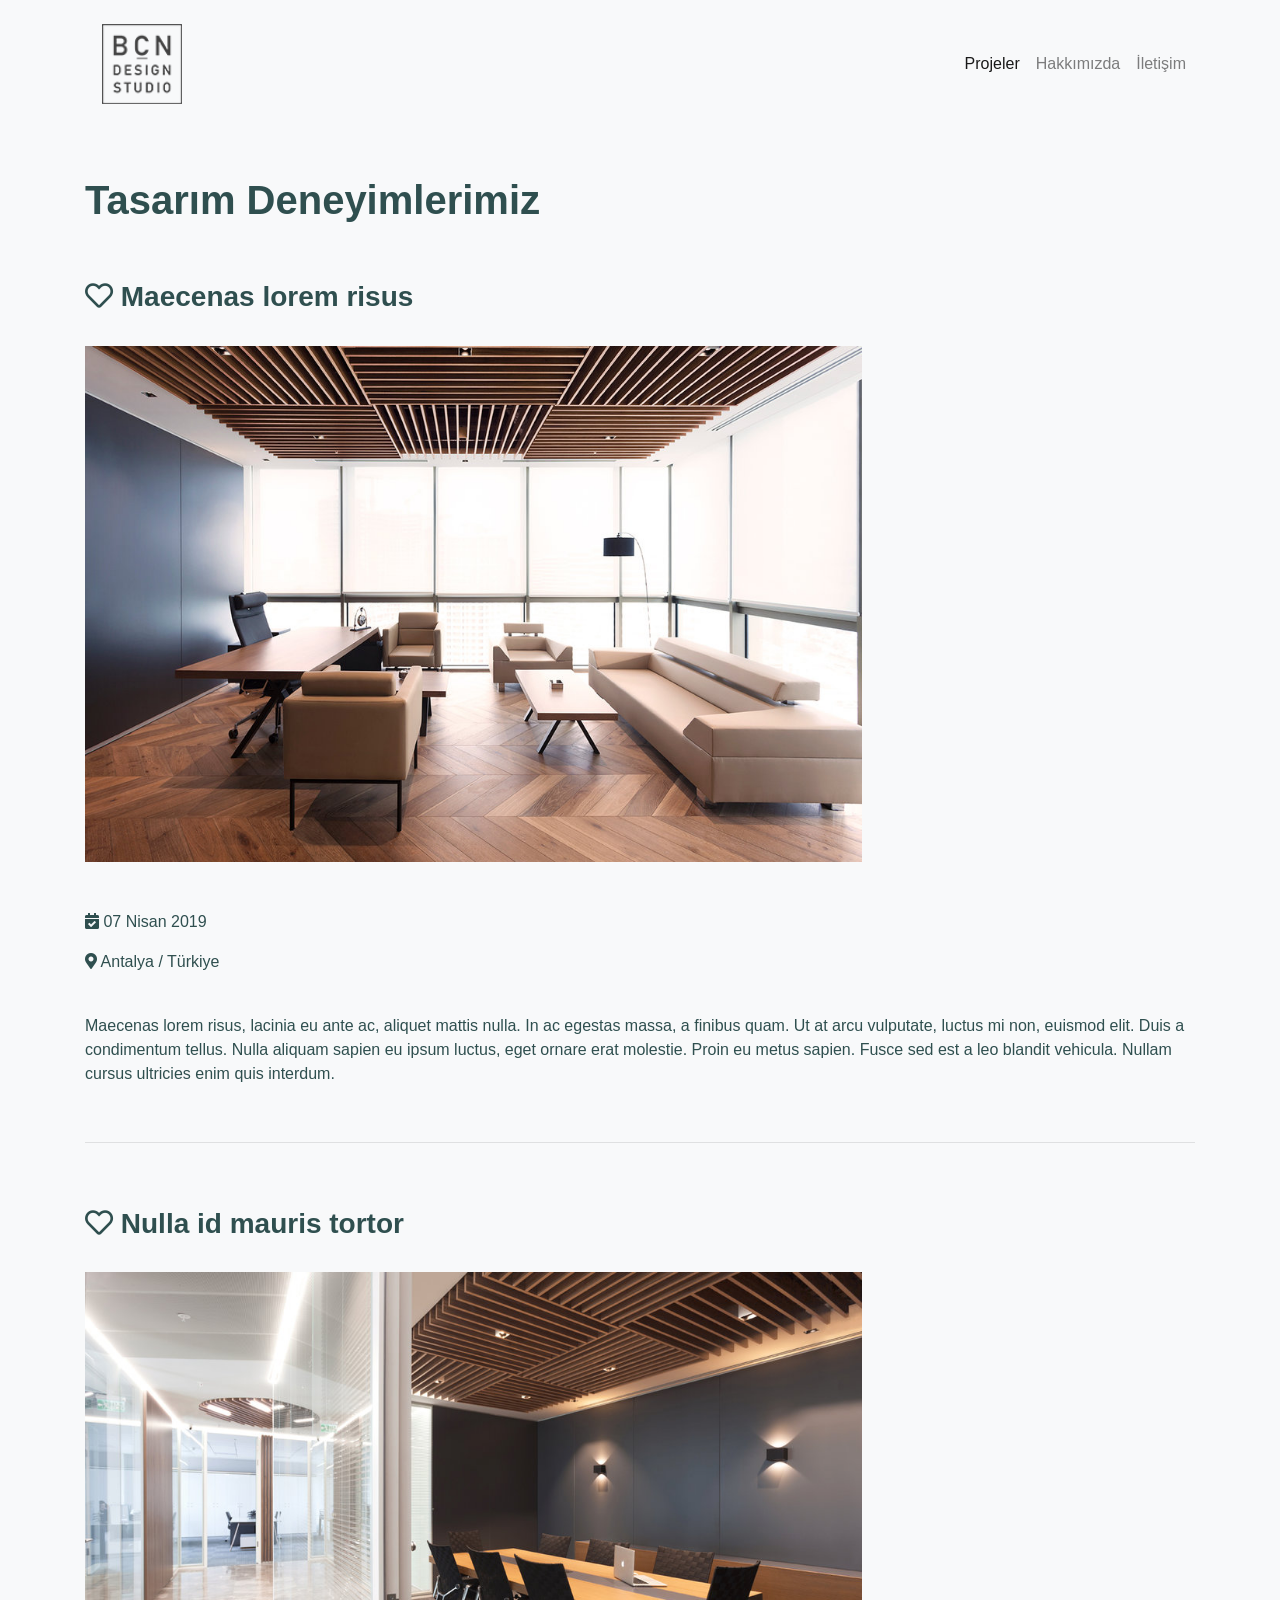
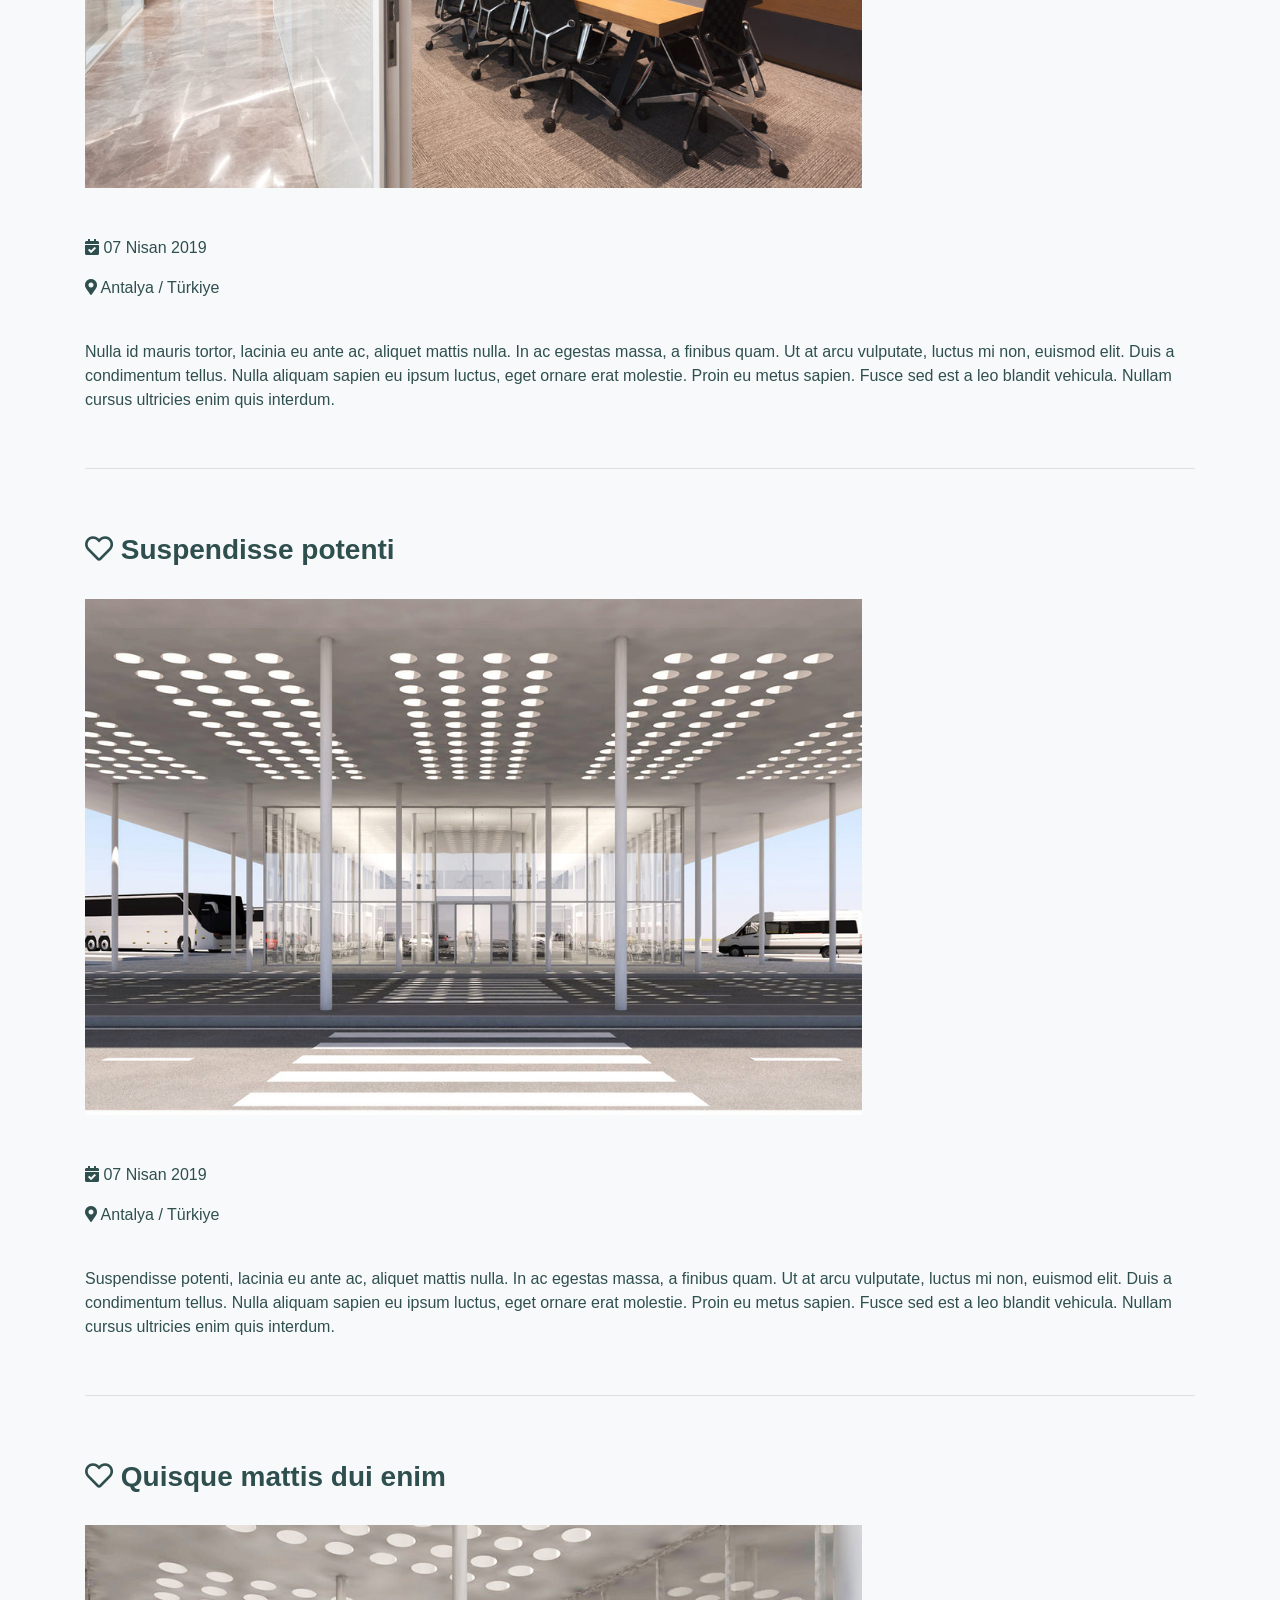
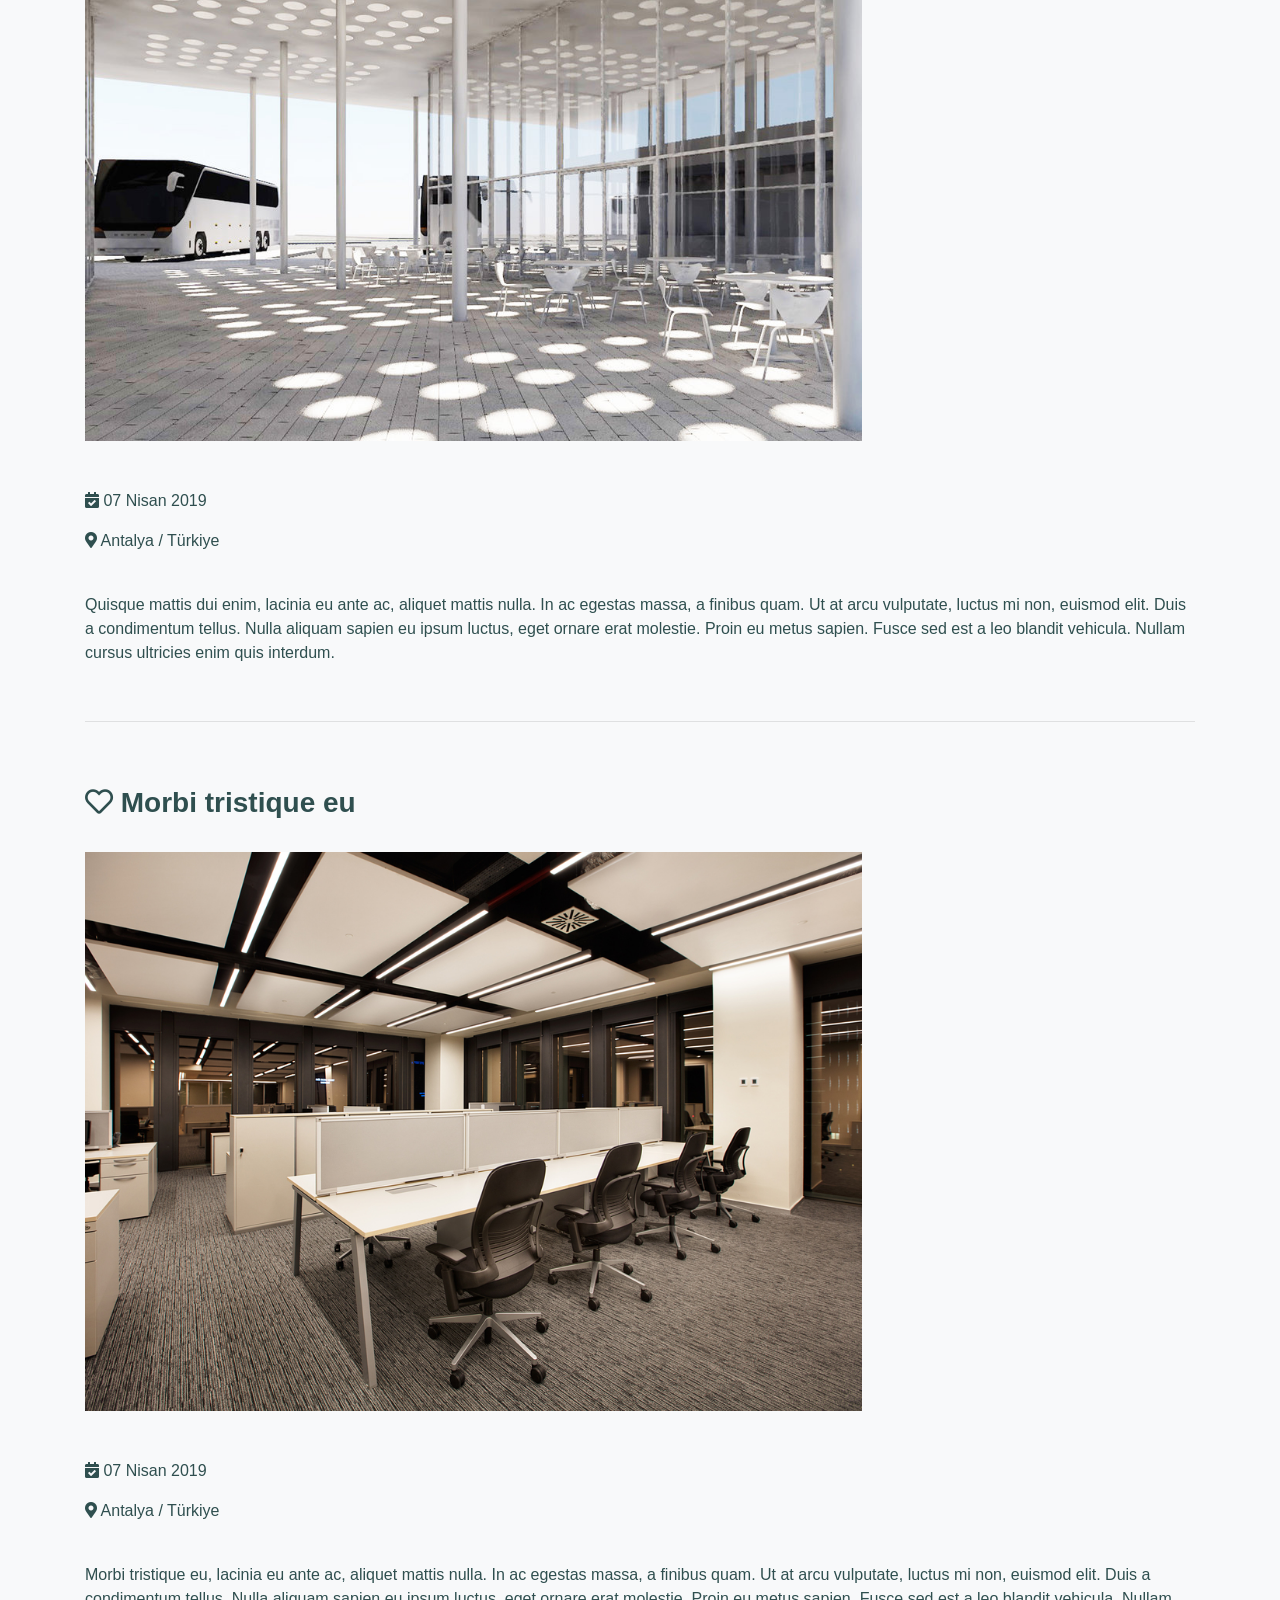
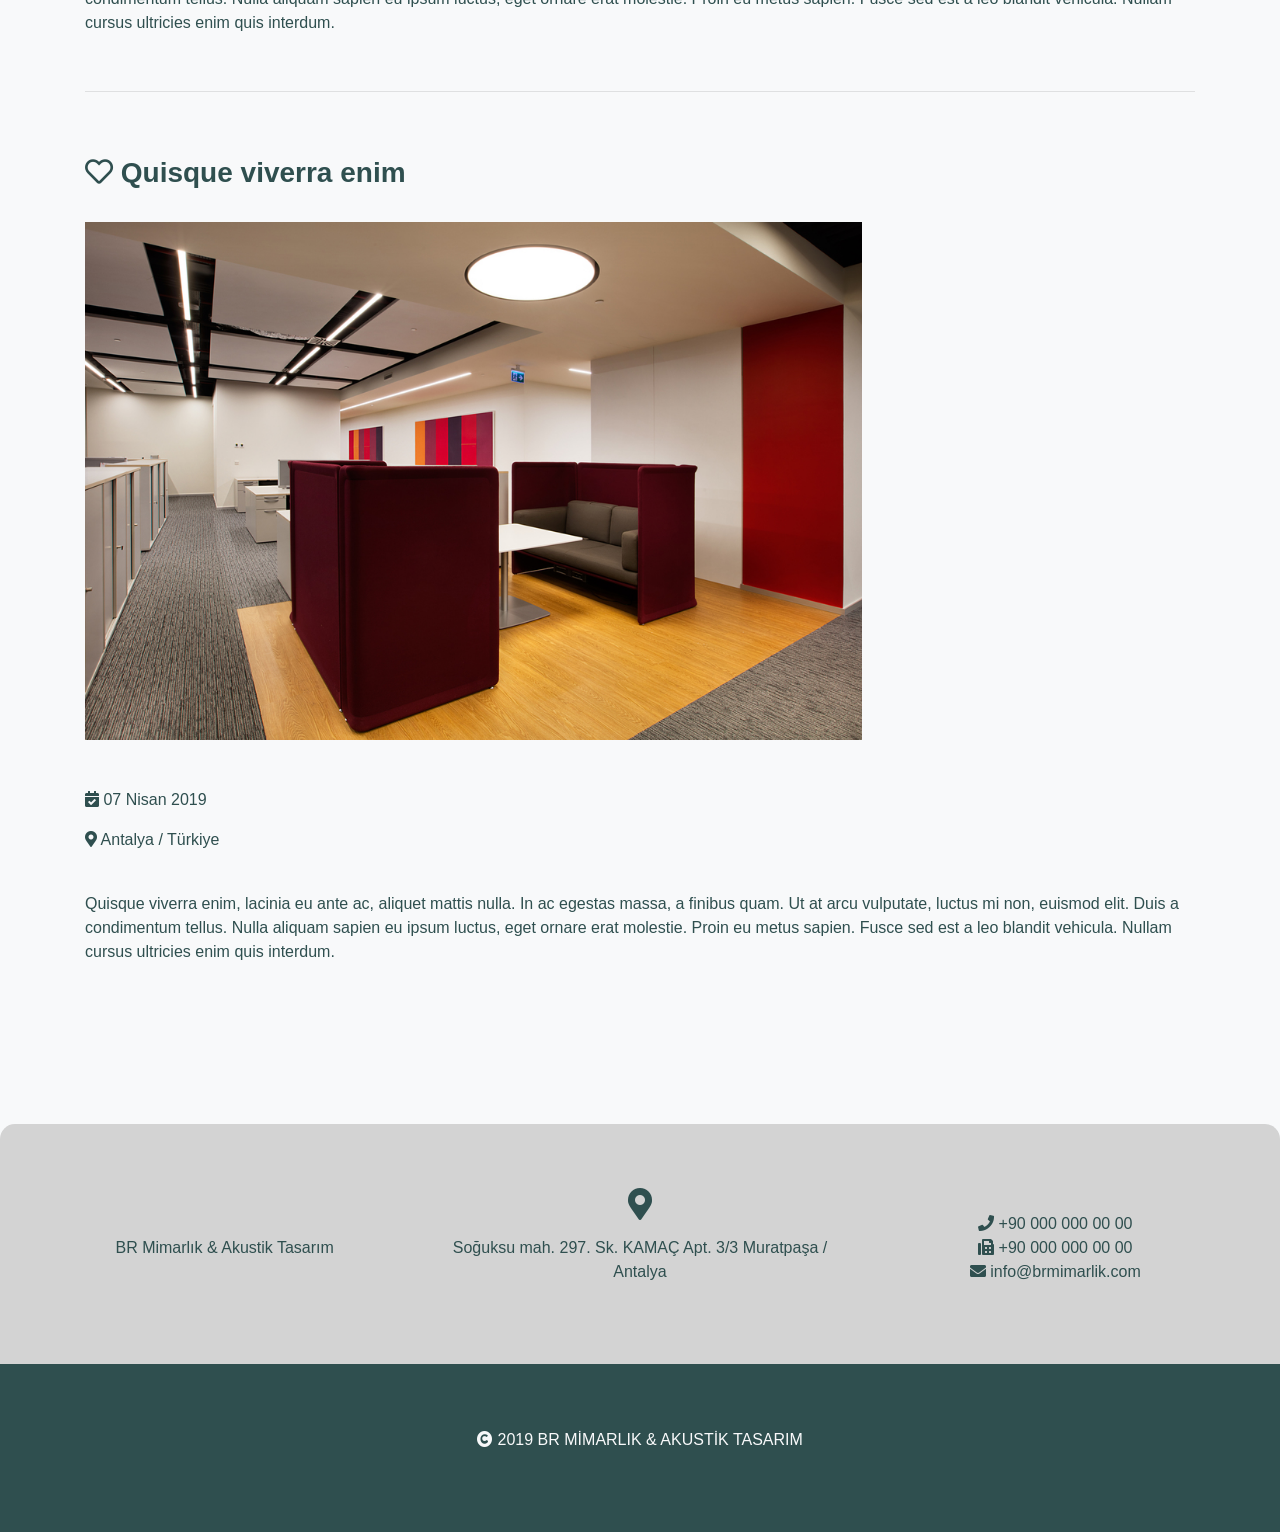
<file: projeler.html>
<!DOCTYPE html>
<html lang="tr">
<head>
    <title>BR Mimarlık - Projeler</title>
    <meta charset="utf-8">
    <meta name="viewport" content="width=device-width, initial-scale=1">
    <link rel="shortcut icon" type="image/png" href="images/logo.png"/>
    <link rel="stylesheet" href="styles.css">
    <link rel="stylesheet" href="https://stackpath.bootstrapcdn.com/bootstrap/4.3.1/css/bootstrap.min.css" integrity="sha384-ggOyR0iXCbMQv3Xipma34MD+dH/1fQ784/j6cY/iJTQUOhcWr7x9JvoRxT2MZw1T" crossorigin="anonymous">
    <link rel="stylesheet" href="https://use.fontawesome.com/releases/v5.8.1/css/all.css" integrity="sha384-50oBUHEmvpQ+1lW4y57PTFmhCaXp0ML5d60M1M7uH2+nqUivzIebhndOJK28anvf" crossorigin="anonymous">
    <script src="https://code.jquery.com/jquery-3.3.1.slim.min.js" integrity="sha384-q8i/X+965DzO0rT7abK41JStQIAqVgRVzpbzo5smXKp4YfRvH+8abtTE1Pi6jizo" crossorigin="anonymous"></script>
    <script src="https://cdnjs.cloudflare.com/ajax/libs/popper.js/1.14.7/umd/popper.min.js" integrity="sha384-UO2eT0CpHqdSJQ6hJty5KVphtPhzWj9WO1clHTMGa3JDZwrnQq4sF86dIHNDz0W1" crossorigin="anonymous"></script>
    <script src="https://stackpath.bootstrapcdn.com/bootstrap/4.3.1/js/bootstrap.min.js" integrity="sha384-JjSmVgyd0p3pXB1rRibZUAYoIIy6OrQ6VrjIEaFf/nJGzIxFDsf4x0xIM+B07jRM" crossorigin="anonymous"></script>
</head>
<body style="background-color: #F8F9FA; color: darkslategray">

<nav class="container navbar navbar-expand-lg navbar-light bg-light">
    <a class="navbar-brand p-3" href="./index.html">
        <img src="images/logo.png" width="80" height="80" class="d-inline-block align-top" alt="br_mimarlik_logo">
    </a>
    <button class="navbar-toggler" type="button" data-toggle="collapse" data-target="#navbarNav" aria-controls="navbarNav" aria-expanded="false" aria-label="Toggle navigation">
        <span class="navbar-toggler-icon"></span>
    </button>
    <div class="collapse navbar-collapse" id="navbarNav">
        <ul class="navbar-nav ml-auto">
            <li class="nav-item active">
                <a class="nav-link" href="./projeler.html">Projeler</a>
            </li>
            <li class="nav-item">
                <a class="nav-link" href="./hakkimizda.html">Hakkımızda</a>
            </li>
            <li class="nav-item">
                <a class="nav-link" href="./iletisim.html">İletişim</a>
            </li>
        </ul>
    </div>
</nav>

<div class="container pt-5 pb-5">
    <h1 style="font-weight:bold">Tasarım Deneyimlerimiz</h1>
    <br>
    <a href="./proje1.html" style="color:darkslategrey; text-decoration:none">
        <br>
        <h3 style="font-weight:bold"><i class="far fa-heart"></i> Maecenas lorem risus</h3>
        <br>
        <img src="images/proje1_buyuk.jpg" width="70%">
        <p><br><br><i class="fas fa-calendar-check"></i> 07 Nisan 2019</p>
        <p><i class="fas fa-map-marker-alt"></i> Antalya / Türkiye</p>
        <p><br>Maecenas lorem risus, lacinia eu ante ac, aliquet mattis nulla. In ac egestas massa, a finibus quam. Ut at arcu vulputate, luctus mi non, euismod elit. Duis a condimentum tellus. Nulla aliquam sapien eu ipsum luctus, eget ornare erat molestie. Proin eu metus sapien. Fusce sed est a leo blandit vehicula. Nullam cursus ultricies enim quis interdum.</p>
        <br>
        <hr>
        <br>
    </a>
    <a href="./proje2.html" style="color:darkslategrey; text-decoration:none">
        <br>
        <h3 style="font-weight:bold"><i class="far fa-heart"></i> Nulla id mauris tortor</h3>
        <br>
        <img src="images/proje2_buyuk.jpg" width="70%">
        <p><br><br><i class="fas fa-calendar-check"></i> 07 Nisan 2019</p>
        <p><i class="fas fa-map-marker-alt"></i> Antalya / Türkiye</p>
        <p><br>Nulla id mauris tortor, lacinia eu ante ac, aliquet mattis nulla. In ac egestas massa, a finibus quam. Ut at arcu vulputate, luctus mi non, euismod elit. Duis a condimentum tellus. Nulla aliquam sapien eu ipsum luctus, eget ornare erat molestie. Proin eu metus sapien. Fusce sed est a leo blandit vehicula. Nullam cursus ultricies enim quis interdum.</p>
        <br>
        <hr>
        <br>
    </a>
    <a href="./proje3.html" style="color:darkslategrey; text-decoration:none">
        <br>
        <h3 style="font-weight:bold"><i class="far fa-heart"></i> Suspendisse potenti</h3>
        <br>
        <img src="images/proje3_buyuk.jpg" width="70%">
        <p><br><br><i class="fas fa-calendar-check"></i> 07 Nisan 2019</p>
        <p><i class="fas fa-map-marker-alt"></i> Antalya / Türkiye</p>
        <p><br>Suspendisse potenti, lacinia eu ante ac, aliquet mattis nulla. In ac egestas massa, a finibus quam. Ut at arcu vulputate, luctus mi non, euismod elit. Duis a condimentum tellus. Nulla aliquam sapien eu ipsum luctus, eget ornare erat molestie. Proin eu metus sapien. Fusce sed est a leo blandit vehicula. Nullam cursus ultricies enim quis interdum.</p>
        <br>
        <hr>
        <br>
    </a>
    <a href="./proje4.html" style="color:darkslategrey; text-decoration:none">
        <br>
        <h3 style="font-weight:bold"><i class="far fa-heart"></i> Quisque mattis dui enim</h3>
        <br>
        <img src="images/proje4_buyuk.jpg" width="70%">
        <p><br><br><i class="fas fa-calendar-check"></i> 07 Nisan 2019</p>
        <p><i class="fas fa-map-marker-alt"></i> Antalya / Türkiye</p>
        <p><br>Quisque mattis dui enim, lacinia eu ante ac, aliquet mattis nulla. In ac egestas massa, a finibus quam. Ut at arcu vulputate, luctus mi non, euismod elit. Duis a condimentum tellus. Nulla aliquam sapien eu ipsum luctus, eget ornare erat molestie. Proin eu metus sapien. Fusce sed est a leo blandit vehicula. Nullam cursus ultricies enim quis interdum.</p>
        <br>
        <hr>
        <br>
    </a>
    <a href="./proje5.html" style="color:darkslategrey; text-decoration:none">
        <br>
        <h3 style="font-weight:bold"><i class="far fa-heart"></i> Morbi tristique eu</h3>
        <br>
        <img src="images/proje5_buyuk.jpg" width="70%">
        <p><br><br><i class="fas fa-calendar-check"></i> 07 Nisan 2019</p>
        <p><i class="fas fa-map-marker-alt"></i> Antalya / Türkiye</p>
        <p><br>Morbi tristique eu, lacinia eu ante ac, aliquet mattis nulla. In ac egestas massa, a finibus quam. Ut at arcu vulputate, luctus mi non, euismod elit. Duis a condimentum tellus. Nulla aliquam sapien eu ipsum luctus, eget ornare erat molestie. Proin eu metus sapien. Fusce sed est a leo blandit vehicula. Nullam cursus ultricies enim quis interdum.</p>
        <br>
        <hr>
        <br>
    </a>
    <a href="./proje6.html" style="color:darkslategrey; text-decoration:none">
        <br>
        <h3 style="font-weight:bold"><i class="far fa-heart"></i> Quisque viverra enim</h3>
        <br>
        <img src="images/proje6_buyuk.jpg" width="70%">
        <p><br><br><i class="fas fa-calendar-check"></i> 07 Nisan 2019</p>
        <p><i class="fas fa-map-marker-alt"></i> Antalya / Türkiye</p>
        <p><br>Quisque viverra enim, lacinia eu ante ac, aliquet mattis nulla. In ac egestas massa, a finibus quam. Ut at arcu vulputate, luctus mi non, euismod elit. Duis a condimentum tellus. Nulla aliquam sapien eu ipsum luctus, eget ornare erat molestie. Proin eu metus sapien. Fusce sed est a leo blandit vehicula. Nullam cursus ultricies enim quis interdum.</p>
        <br>
        <br>
    </a>
</div>

<div style="margin-bottom:0">
    <div class="jumbotron text-center mt-5 mb-0" style="border-radius: 15px 15px 0px 0px; background-color:lightgrey; color:darkslategray">
        <div class="row">
            <div class="col-4 pt-5">
                <p>BR Mimarlık & Akustik Tasarım</p>
            </div>
            <div class="col-4">
                <i class="fas fa-map-marker-alt fa-2x pb-3"></i><br>
                <p>Soğuksu mah. 297. Sk. KAMAÇ Apt. 3/3 Muratpaşa / Antalya</p>
            </div>
            <div class="col-4 pt-4">
                <p><i class="fas fa-phone"></i> +90 000 000 00 00<br>
                <i class="fas fa-fax"></i> +90 000 000 00 00<br>
                <i class="fas fa-envelope"></i> info@brmimarlik.com</p>
            </div>
        </div>
    </div>
    <div class="jumbotron text-center mt-0 mb-0" style="border-radius: 0; background-color:darkslategray; color:#F8F9FA">
        <div class="row">
            <div class="col-4">
            </div>
            <div class="col-4">
                <p><i class="fas fa-copyright"></i> 2019 BR MİMARLIK & AKUSTİK TASARIM</p>
            </div>
            <div class="col-4">
            </div>
        </div>
    </div>
</div>

</body>
</html>
</file>
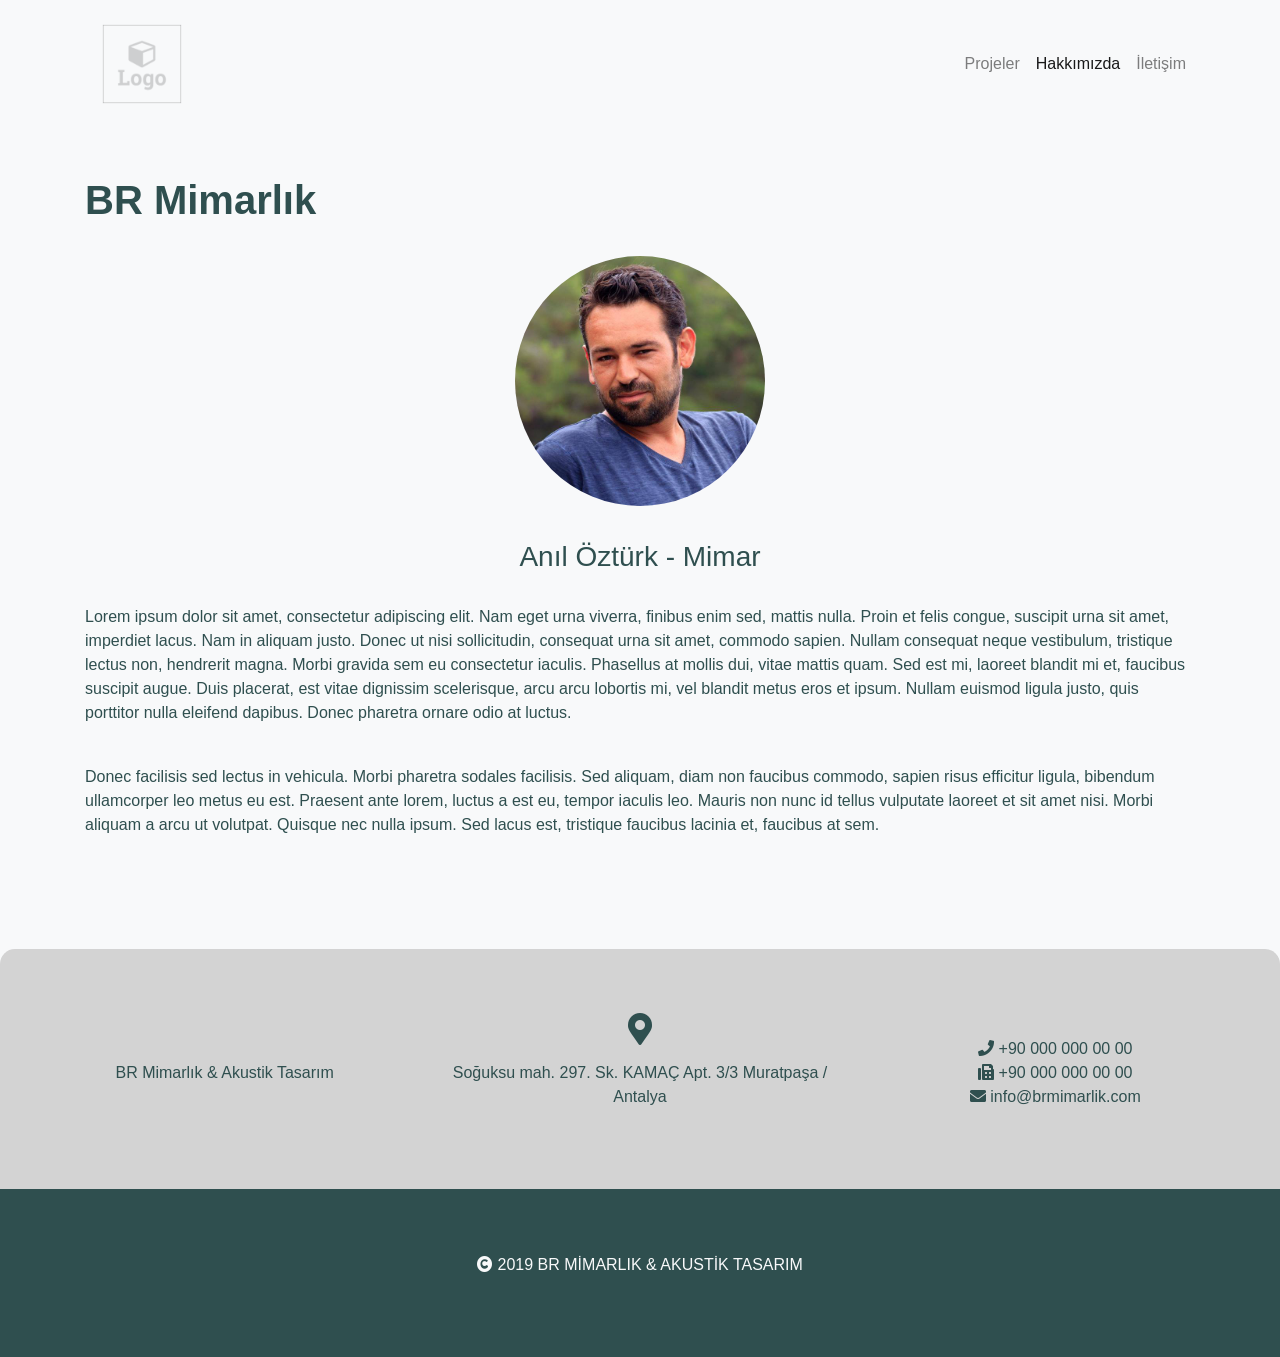
<file: public_html/hakkimizda.html>
<!DOCTYPE html>
<html lang="tr">
<head>
    <title>BR Mimarlık - Hakkımızda</title>
    <meta charset="utf-8">
    <meta name="viewport" content="width=device-width, initial-scale=1">
    <link rel="shortcut icon" type="image/png" href="images/logo.png"/>
    <link rel="stylesheet" href="styles.css">
    <link rel="stylesheet" href="https://stackpath.bootstrapcdn.com/bootstrap/4.3.1/css/bootstrap.min.css" integrity="sha384-ggOyR0iXCbMQv3Xipma34MD+dH/1fQ784/j6cY/iJTQUOhcWr7x9JvoRxT2MZw1T" crossorigin="anonymous">
    <link rel="stylesheet" href="https://use.fontawesome.com/releases/v5.8.1/css/all.css" integrity="sha384-50oBUHEmvpQ+1lW4y57PTFmhCaXp0ML5d60M1M7uH2+nqUivzIebhndOJK28anvf" crossorigin="anonymous">
    <script src="https://code.jquery.com/jquery-3.3.1.slim.min.js" integrity="sha384-q8i/X+965DzO0rT7abK41JStQIAqVgRVzpbzo5smXKp4YfRvH+8abtTE1Pi6jizo" crossorigin="anonymous"></script>
    <script src="https://cdnjs.cloudflare.com/ajax/libs/popper.js/1.14.7/umd/popper.min.js" integrity="sha384-UO2eT0CpHqdSJQ6hJty5KVphtPhzWj9WO1clHTMGa3JDZwrnQq4sF86dIHNDz0W1" crossorigin="anonymous"></script>
    <script src="https://stackpath.bootstrapcdn.com/bootstrap/4.3.1/js/bootstrap.min.js" integrity="sha384-JjSmVgyd0p3pXB1rRibZUAYoIIy6OrQ6VrjIEaFf/nJGzIxFDsf4x0xIM+B07jRM" crossorigin="anonymous"></script>
</head>
<body style="background-color: #F8F9FA; color: darkslategray">

<nav class="container navbar navbar-expand-lg navbar-light bg-light">
    <a class="navbar-brand p-3" href="./index.html">
        <img src="images/logo.png" width="80" height="80" class="d-inline-block align-top" alt="br_mimarlik_logo">
    </a>
    <button class="navbar-toggler" type="button" data-toggle="collapse" data-target="#navbarNav" aria-controls="navbarNav" aria-expanded="false" aria-label="Toggle navigation">
        <span class="navbar-toggler-icon"></span>
    </button>
    <div class="collapse navbar-collapse" id="navbarNav">
        <ul class="navbar-nav ml-auto">
            <li class="nav-item">
                <a class="nav-link" href="./projeler.html">Projeler</a>
            </li>
            <li class="nav-item active">
                <a class="nav-link" href="./hakkimizda.html">Hakkımızda</a>
            </li>
            <li class="nav-item">
                <a class="nav-link" href="./iletisim.html">İletişim</a>
            </li>
        </ul>
    </div>
</nav>

<div class="container pt-5 pb-5">
    <h1 style="font-weight:bold">BR Mimarlık</h1>
    <br>
    <div style="text-align: center">
        <img src="images/anil_ozturk.jpg", alt="Anıl Öztürk", width="250", height="250" style="border-radius: 50%">
        <h3><br>Anıl Öztürk - Mimar</h3>
    </div>
    <br>
    <p>Lorem ipsum dolor sit amet, consectetur adipiscing elit. Nam eget urna viverra, finibus enim sed, mattis nulla. Proin et felis congue, suscipit urna sit amet, imperdiet lacus. Nam in aliquam justo. Donec ut nisi sollicitudin, consequat urna sit amet, commodo sapien. Nullam consequat neque vestibulum, tristique lectus non, hendrerit magna. Morbi gravida sem eu consectetur iaculis. Phasellus at mollis dui, vitae mattis quam. Sed est mi, laoreet blandit mi et, faucibus suscipit augue. Duis placerat, est vitae dignissim scelerisque, arcu arcu lobortis mi, vel blandit metus eros et ipsum. Nullam euismod ligula justo, quis porttitor nulla eleifend dapibus. Donec pharetra ornare odio at luctus.</p>
    <br>
    <p>Donec facilisis sed lectus in vehicula. Morbi pharetra sodales facilisis. Sed aliquam, diam non faucibus commodo, sapien risus efficitur ligula, bibendum ullamcorper leo metus eu est. Praesent ante lorem, luctus a est eu, tempor iaculis leo. Mauris non nunc id tellus vulputate laoreet et sit amet nisi. Morbi aliquam a arcu ut volutpat. Quisque nec nulla ipsum. Sed lacus est, tristique faucibus lacinia et, faucibus at sem.</p>
</div>

<div style="margin-bottom:0">
    <div class="jumbotron text-center mt-5 mb-0" style="border-radius: 15px 15px 0px 0px; background-color:lightgrey; color:darkslategray">
        <div class="row">
            <div class="col-md-4 col-sm-12 pt-5">
                <p>BR Mimarlık & Akustik Tasarım</p>
            </div>
            <div class="col-md-4 col-sm-12">
                <i class="fas fa-map-marker-alt fa-2x pb-3"></i><br>
                <p>Soğuksu mah. 297. Sk. KAMAÇ Apt. 3/3 Muratpaşa / Antalya</p>
            </div>
            <div class="col-md-4 col-sm-12 pt-4">
                <p><i class="fas fa-phone"></i> +90 000 000 00 00<br>
                <i class="fas fa-fax"></i> +90 000 000 00 00<br>
                <i class="fas fa-envelope"></i> info@brmimarlik.com</p>
            </div>
        </div>
    </div>
    <div class="jumbotron text-center mt-0 mb-0" style="border-radius: 0; background-color:darkslategray; color:#F8F9FA">
        <div class="row">
            <div class="col-12">
                <p><i class="fas fa-copyright"></i> 2019 BR MİMARLIK & AKUSTİK TASARIM</p>
            </div>
        </div>
    </div>
</div>

</body>
</html>
</file>
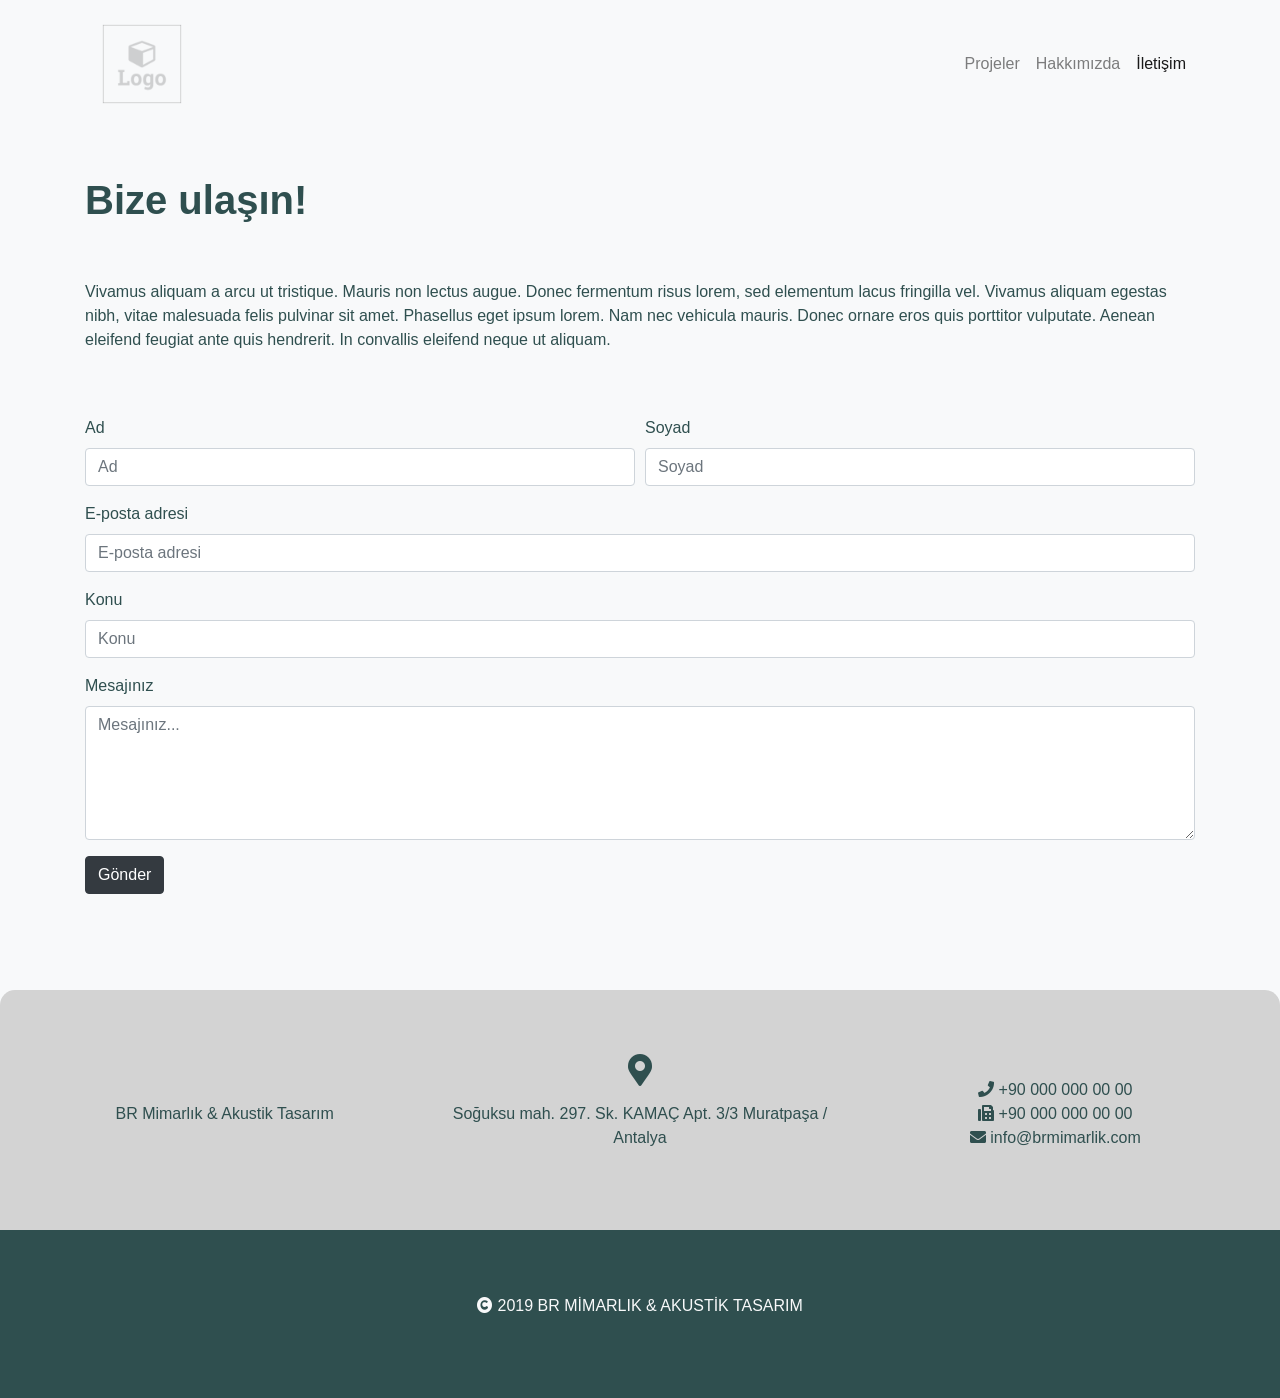
<file: public_html/iletisim.html>
<!DOCTYPE html>
<html lang="tr">
<head>
    <title>BR Mimarlık - İletişim</title>
    <meta charset="utf-8">
    <meta name="viewport" content="width=device-width, initial-scale=1">
    <meta name="referrer" content="origin">
    <link rel="shortcut icon" type="image/png" href="images/logo.png"/>
    <link rel="stylesheet" href="styles.css">
    <link rel="stylesheet" href="https://stackpath.bootstrapcdn.com/bootstrap/4.3.1/css/bootstrap.min.css" integrity="sha384-ggOyR0iXCbMQv3Xipma34MD+dH/1fQ784/j6cY/iJTQUOhcWr7x9JvoRxT2MZw1T" crossorigin="anonymous">
    <link rel="stylesheet" href="https://use.fontawesome.com/releases/v5.8.1/css/all.css" integrity="sha384-50oBUHEmvpQ+1lW4y57PTFmhCaXp0ML5d60M1M7uH2+nqUivzIebhndOJK28anvf" crossorigin="anonymous">
    <script src="https://code.jquery.com/jquery-3.3.1.slim.min.js" integrity="sha384-q8i/X+965DzO0rT7abK41JStQIAqVgRVzpbzo5smXKp4YfRvH+8abtTE1Pi6jizo" crossorigin="anonymous"></script>
    <script src="https://cdnjs.cloudflare.com/ajax/libs/popper.js/1.14.7/umd/popper.min.js" integrity="sha384-UO2eT0CpHqdSJQ6hJty5KVphtPhzWj9WO1clHTMGa3JDZwrnQq4sF86dIHNDz0W1" crossorigin="anonymous"></script>
    <script src="https://stackpath.bootstrapcdn.com/bootstrap/4.3.1/js/bootstrap.min.js" integrity="sha384-JjSmVgyd0p3pXB1rRibZUAYoIIy6OrQ6VrjIEaFf/nJGzIxFDsf4x0xIM+B07jRM" crossorigin="anonymous"></script>
</head>
<body style="background-color: #F8F9FA; color: darkslategray">

<nav class="container navbar navbar-expand-lg navbar-light bg-light">
    <a class="navbar-brand p-3" href="./index.html">
        <img src="images/logo.png" width="80" height="80" class="d-inline-block align-top" alt="br_mimarlik_logo">
    </a>
    <button class="navbar-toggler" type="button" data-toggle="collapse" data-target="#navbarNav" aria-controls="navbarNav" aria-expanded="false" aria-label="Toggle navigation">
        <span class="navbar-toggler-icon"></span>
    </button>
    <div class="collapse navbar-collapse" id="navbarNav">
        <ul class="navbar-nav ml-auto">
            <li class="nav-item">
                <a class="nav-link" href="./projeler.html">Projeler</a>
            </li>
            <li class="nav-item">
                <a class="nav-link" href="./hakkimizda.html">Hakkımızda</a>
            </li>
            <li class="nav-item active">
                <a class="nav-link" href="./iletisim.html">İletişim</a>
            </li>
        </ul>
    </div>
</nav>

<div class="container pt-5 pb-5">
    <h1 style="font-weight:bold">Bize ulaşın!</h1>
    <br><br>
    <p>Vivamus aliquam a arcu ut tristique. Mauris non lectus augue. Donec fermentum risus lorem, sed elementum lacus fringilla vel. Vivamus aliquam egestas nibh, vitae malesuada felis pulvinar sit amet. Phasellus eget ipsum lorem. Nam nec vehicula mauris. Donec ornare eros quis porttitor vulputate. Aenean eleifend feugiat ante quis hendrerit. In convallis eleifend neque ut aliquam.</p>
    <br><br>
    <form action="https://formspree.io/gokhang1327@gmail.com" method="POST" >
        <div class="form-row">
            <div class="form-group col-md-6">
                <label for="name">Ad</label>
                <input type="text" class="form-control" id="name" placeholder="Ad" name="name" required>
            </div>
            <div class="form-group col-md-6">
                <label for="surname">Soyad</label>
                <input type="text" class="form-control" id="surname" placeholder="Soyad" name="surname" required>
            </div>
        </div>

        <div class="form-group">
            <label for="email">E-posta adresi</label>
            <input type="email" class="form-control" id="email" placeholder="E-posta adresi" name="_replyto" required>
        </div>

        <div class="form-group">
            <label for="subject">Konu</label>
            <input type="text" class="form-control" id="subject" placeholder="Konu" name="subject" required>
        </div>

        <div class="form-group">
            <label for="message">Mesajınız</label>
            <textarea class="form-control" id="message" placeholder="Mesajınız..." rows="5" name="message"></textarea required>
        </div>
        
        <button type="submit" class="btn btn-primary btn-dark" value="send">Gönder</button>
    </form>
</div>

<div style="margin-bottom:0">
    <div class="jumbotron text-center mt-5 mb-0" style="border-radius: 15px 15px 0px 0px; background-color:lightgrey; color:darkslategray">
        <div class="row">
            <div class="col-md-4 col-sm-12 pt-5">
                <p>BR Mimarlık & Akustik Tasarım</p>
            </div>
            <div class="col-md-4 col-sm-12">
                <i class="fas fa-map-marker-alt fa-2x pb-3"></i><br>
                <p>Soğuksu mah. 297. Sk. KAMAÇ Apt. 3/3 Muratpaşa / Antalya</p>
            </div>
            <div class="col-md-4 col-sm-12 pt-4">
                <p><i class="fas fa-phone"></i> +90 000 000 00 00<br>
                <i class="fas fa-fax"></i> +90 000 000 00 00<br>
                <i class="fas fa-envelope"></i> info@brmimarlik.com</p>
            </div>
        </div>
    </div>
    <div class="jumbotron text-center mt-0 mb-0" style="border-radius: 0; background-color:darkslategray; color:#F8F9FA">
        <div class="row">
            <div class="col-12">
                <p><i class="fas fa-copyright"></i> 2019 BR MİMARLIK & AKUSTİK TASARIM</p>
            </div>
        </div>
    </div>
</div>

</body>
</html>
</file>
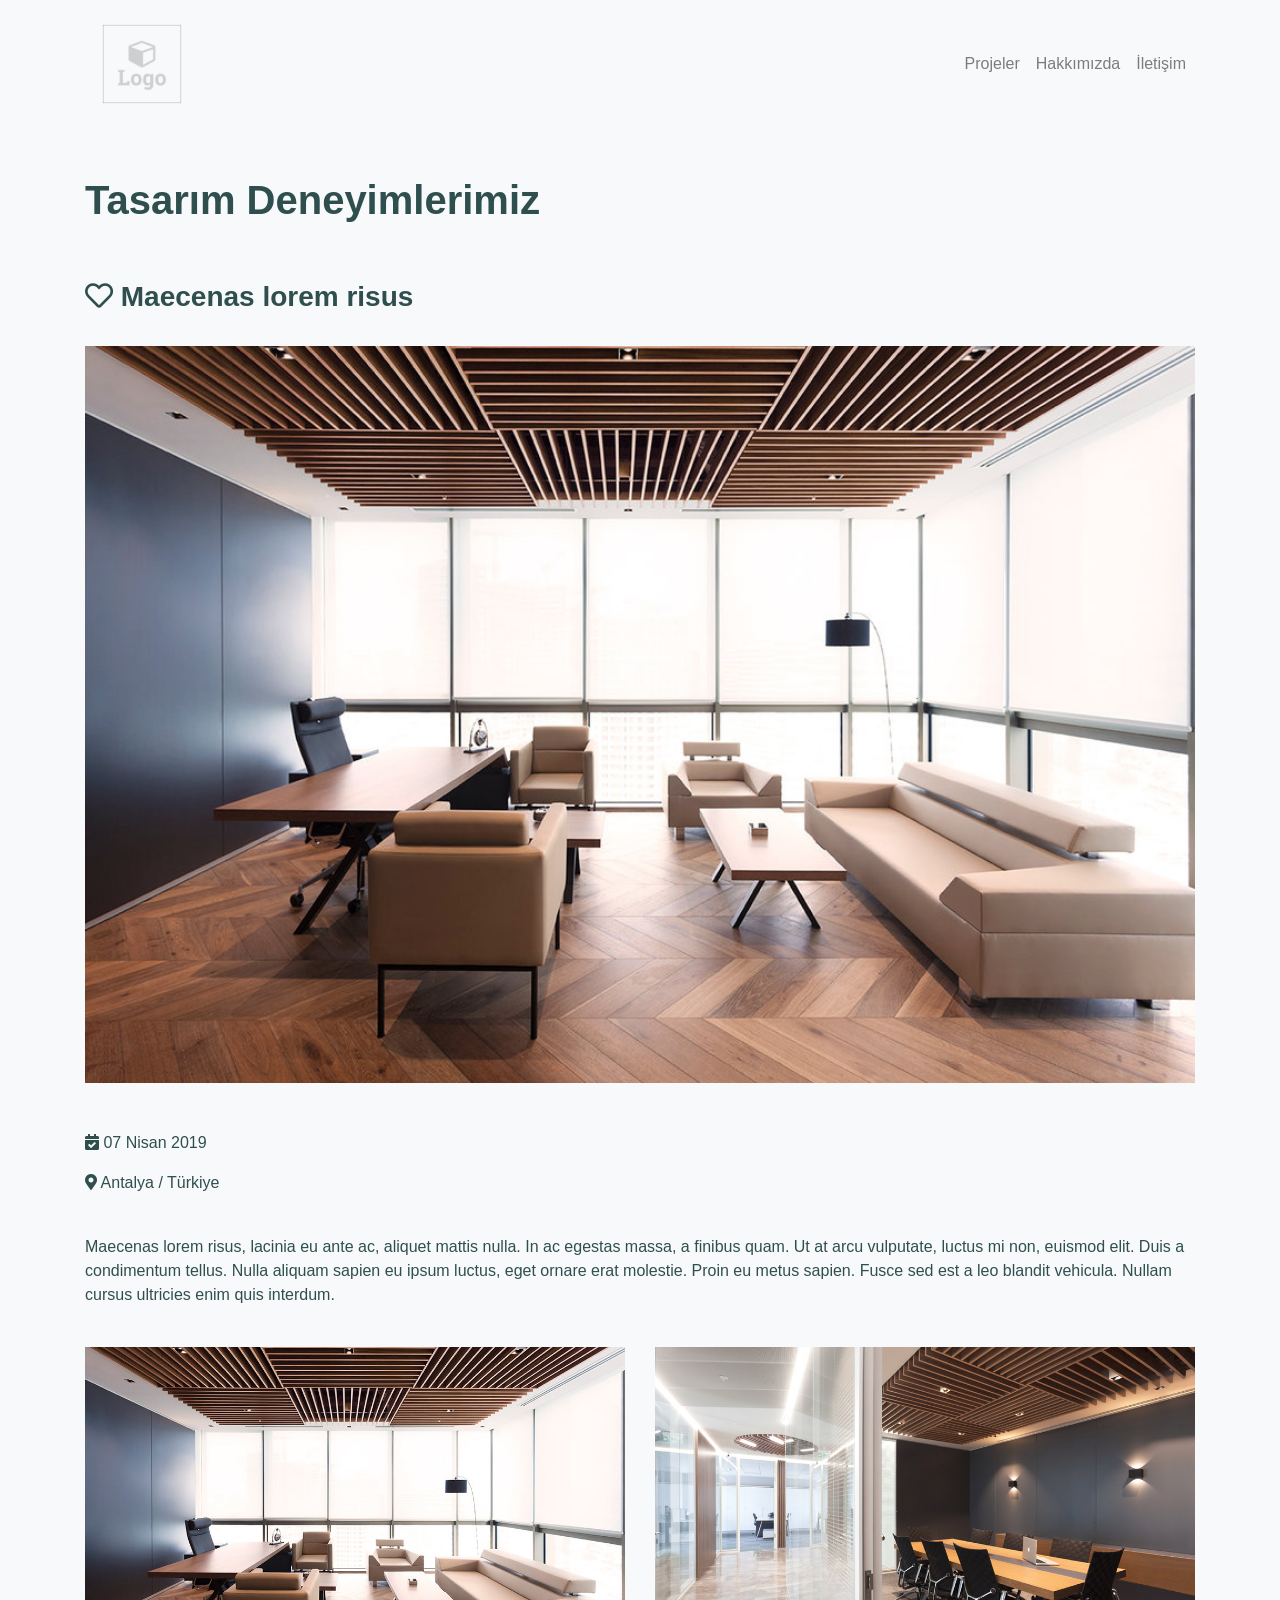
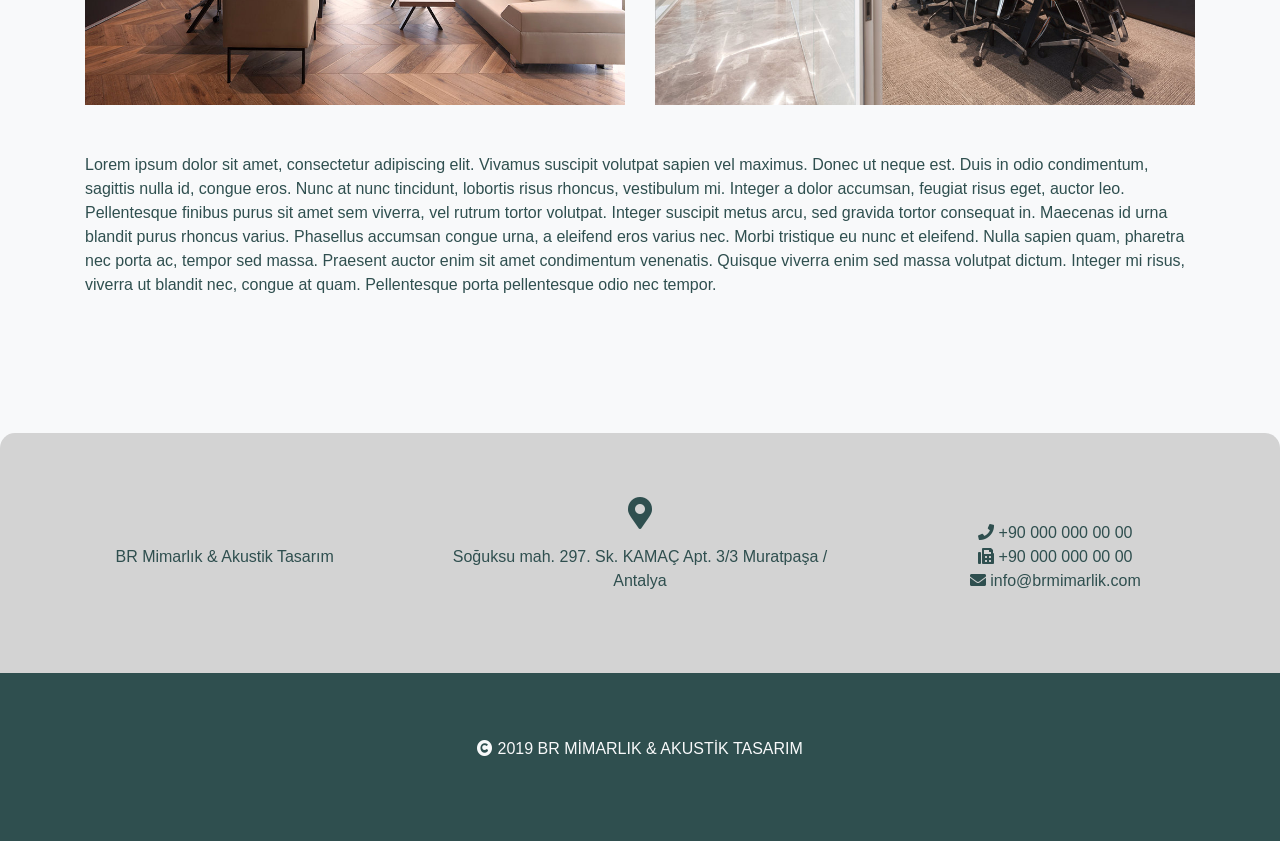
<file: public_html/proje1.html>
<!DOCTYPE html>
<html lang="tr">
<head>
    <title>BR Mimarlık - Proje 1</title>
    <meta charset="utf-8">
    <meta name="viewport" content="width=device-width, initial-scale=1">
    <link rel="shortcut icon" type="image/png" href="images/logo.png"/>
    <link rel="stylesheet" href="styles.css">
    <link rel="stylesheet" href="https://stackpath.bootstrapcdn.com/bootstrap/4.3.1/css/bootstrap.min.css" integrity="sha384-ggOyR0iXCbMQv3Xipma34MD+dH/1fQ784/j6cY/iJTQUOhcWr7x9JvoRxT2MZw1T" crossorigin="anonymous">
    <link rel="stylesheet" href="https://use.fontawesome.com/releases/v5.8.1/css/all.css" integrity="sha384-50oBUHEmvpQ+1lW4y57PTFmhCaXp0ML5d60M1M7uH2+nqUivzIebhndOJK28anvf" crossorigin="anonymous">
    <script src="https://code.jquery.com/jquery-3.3.1.slim.min.js" integrity="sha384-q8i/X+965DzO0rT7abK41JStQIAqVgRVzpbzo5smXKp4YfRvH+8abtTE1Pi6jizo" crossorigin="anonymous"></script>
    <script src="https://cdnjs.cloudflare.com/ajax/libs/popper.js/1.14.7/umd/popper.min.js" integrity="sha384-UO2eT0CpHqdSJQ6hJty5KVphtPhzWj9WO1clHTMGa3JDZwrnQq4sF86dIHNDz0W1" crossorigin="anonymous"></script>
    <script src="https://stackpath.bootstrapcdn.com/bootstrap/4.3.1/js/bootstrap.min.js" integrity="sha384-JjSmVgyd0p3pXB1rRibZUAYoIIy6OrQ6VrjIEaFf/nJGzIxFDsf4x0xIM+B07jRM" crossorigin="anonymous"></script>
</head>
<body style="background-color: #F8F9FA; color: darkslategray">

<nav class="container navbar navbar-expand-lg navbar-light bg-light">
    <a class="navbar-brand p-3" href="./index.html">
        <img src="images/logo.png" width="80" height="80" class="d-inline-block align-top" alt="br_mimarlik_logo">
    </a>
    <button class="navbar-toggler" type="button" data-toggle="collapse" data-target="#navbarNav" aria-controls="navbarNav" aria-expanded="false" aria-label="Toggle navigation">
        <span class="navbar-toggler-icon"></span>
    </button>
    <div class="collapse navbar-collapse" id="navbarNav">
        <ul class="navbar-nav ml-auto">
            <li class="nav-item">
                <a class="nav-link" href="./projeler.html">Projeler</a>
            </li>
            <li class="nav-item">
                <a class="nav-link" href="./hakkimizda.html">Hakkımızda</a>
            </li>
            <li class="nav-item">
                <a class="nav-link" href="./iletisim.html">İletişim</a>
            </li>
        </ul>
    </div>
</nav>

<div class="container pt-5 pb-5">
    <h1 style="font-weight:bold">Tasarım Deneyimlerimiz</h1>
    <br>
    <br>
    <h3 style="font-weight:bold"><i class="far fa-heart"></i> Maecenas lorem risus</h3>
    <br>
    <img src="images/proje1_buyuk.jpg" width="100%">
    <p><br><br><i class="fas fa-calendar-check"></i> 07 Nisan 2019</p>
    <p><i class="fas fa-map-marker-alt"></i> Antalya / Türkiye</p>
    <p><br>Maecenas lorem risus, lacinia eu ante ac, aliquet mattis nulla. In ac egestas massa, a finibus quam. Ut at arcu vulputate, luctus mi non, euismod elit. Duis a condimentum tellus. Nulla aliquam sapien eu ipsum luctus, eget ornare erat molestie. Proin eu metus sapien. Fusce sed est a leo blandit vehicula. Nullam cursus ultricies enim quis interdum.</p>
    <br>
    <div class="row">
        <div class="col-md-6 col-sm-12">
            <img src="images/proje1_buyuk.jpg" width="100%">
        </div>
        <div class="col-md-6 col-sm-12">
            <img src="images/proje2_buyuk.jpg" width="100%">
        </div>
    </div>
    <p><br><br>Lorem ipsum dolor sit amet, consectetur adipiscing elit. Vivamus suscipit volutpat sapien vel maximus. Donec ut neque est. Duis in odio condimentum, sagittis nulla id, congue eros. Nunc at nunc tincidunt, lobortis risus rhoncus, vestibulum mi. Integer a dolor accumsan, feugiat risus eget, auctor leo. Pellentesque finibus purus sit amet sem viverra, vel rutrum tortor volutpat. Integer suscipit metus arcu, sed gravida tortor consequat in. Maecenas id urna blandit purus rhoncus varius. Phasellus accumsan congue urna, a eleifend eros varius nec. Morbi tristique eu nunc et eleifend. Nulla sapien quam, pharetra nec porta ac, tempor sed massa. Praesent auctor enim sit amet condimentum venenatis. Quisque viverra enim sed massa volutpat dictum. Integer mi risus, viverra ut blandit nec, congue at quam. Pellentesque porta pellentesque odio nec tempor.</p>
    <br>
</div>

<div style="margin-bottom:0">
    <div class="jumbotron text-center mt-5 mb-0" style="border-radius: 15px 15px 0px 0px; background-color:lightgrey; color:darkslategray">
        <div class="row">
            <div class="col-md-4 col-sm-12 pt-5">
                <p>BR Mimarlık & Akustik Tasarım</p>
            </div>
            <div class="col-md-4 col-sm-12">
                <i class="fas fa-map-marker-alt fa-2x pb-3"></i><br>
                <p>Soğuksu mah. 297. Sk. KAMAÇ Apt. 3/3 Muratpaşa / Antalya</p>
            </div>
            <div class="col-md-4 col-sm-12 pt-4">
                <p><i class="fas fa-phone"></i> +90 000 000 00 00<br>
                <i class="fas fa-fax"></i> +90 000 000 00 00<br>
                <i class="fas fa-envelope"></i> info@brmimarlik.com</p>
            </div>
        </div>
    </div>
    <div class="jumbotron text-center mt-0 mb-0" style="border-radius: 0; background-color:darkslategray; color:#F8F9FA">
        <div class="row">
            <div class="col-12">
                <p><i class="fas fa-copyright"></i> 2019 BR MİMARLIK & AKUSTİK TASARIM</p>
            </div>
        </div>
    </div>
</div>

</body>
</html>
</file>
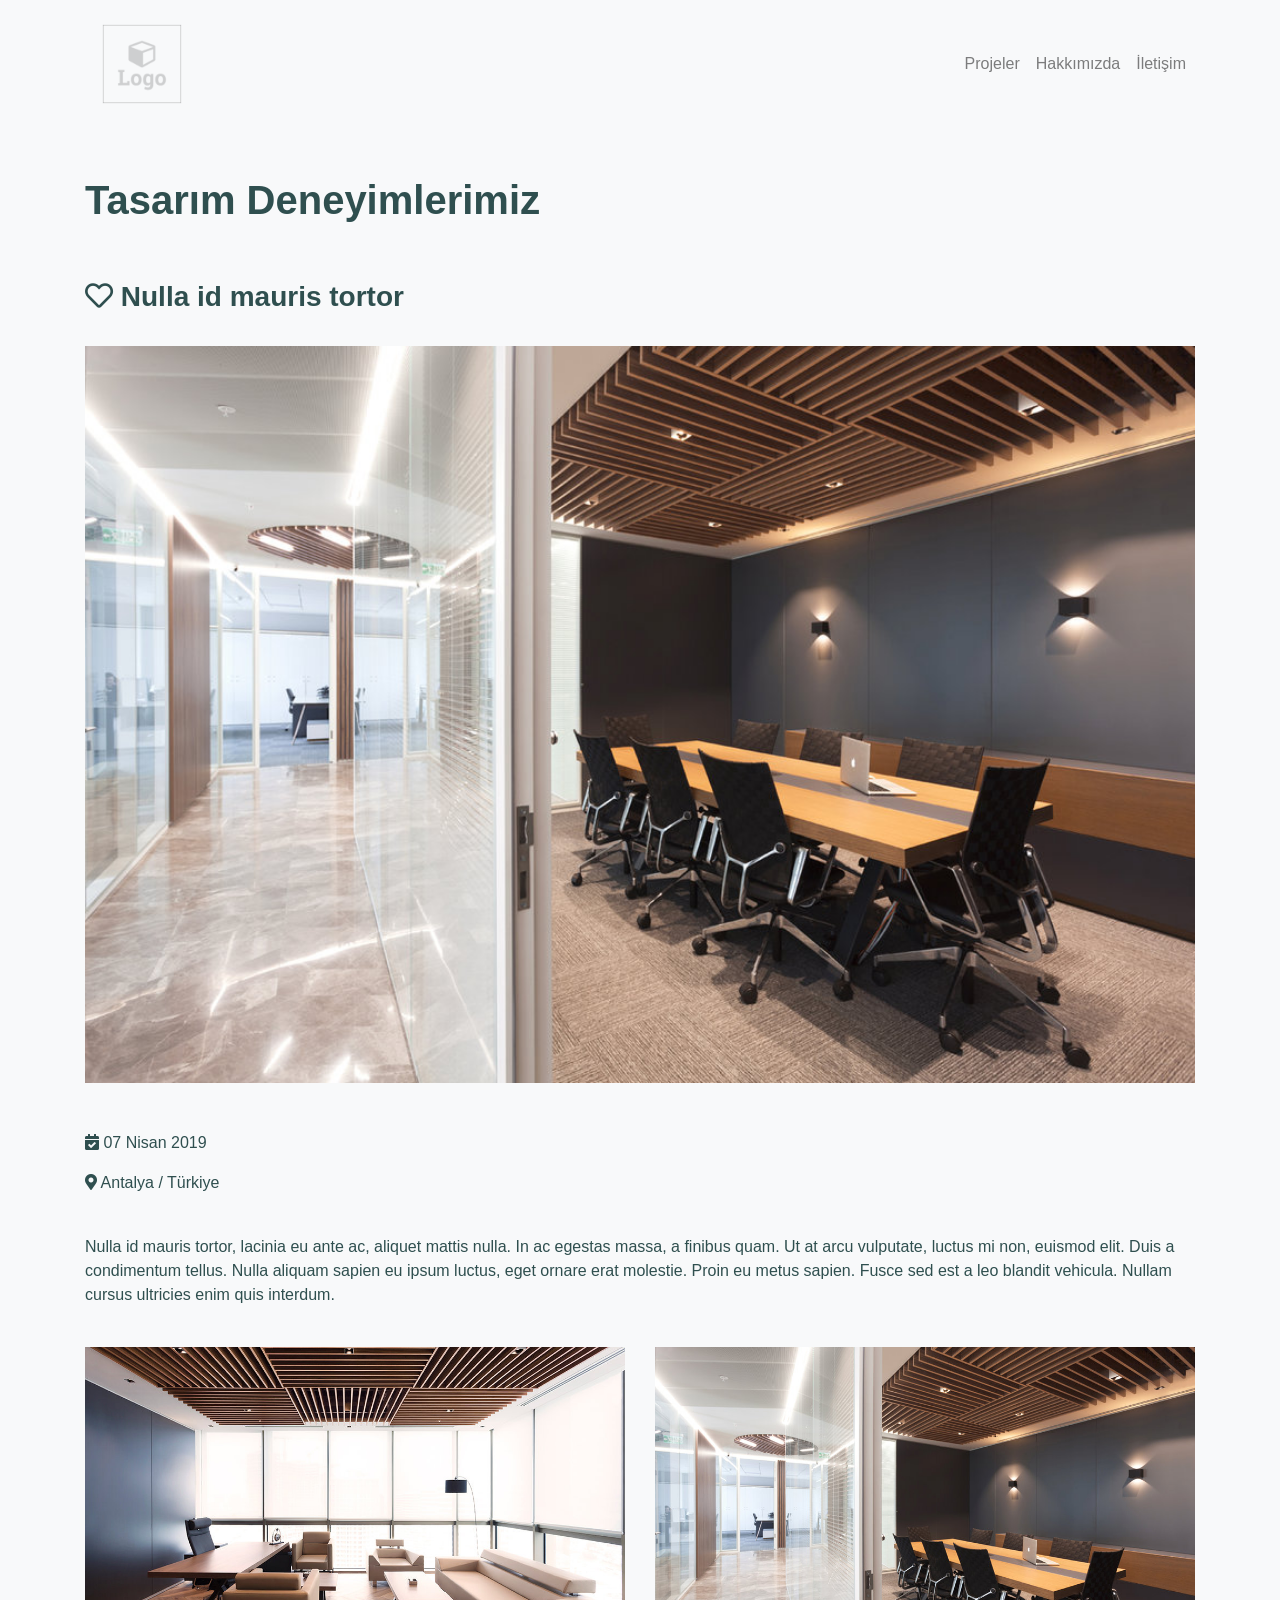
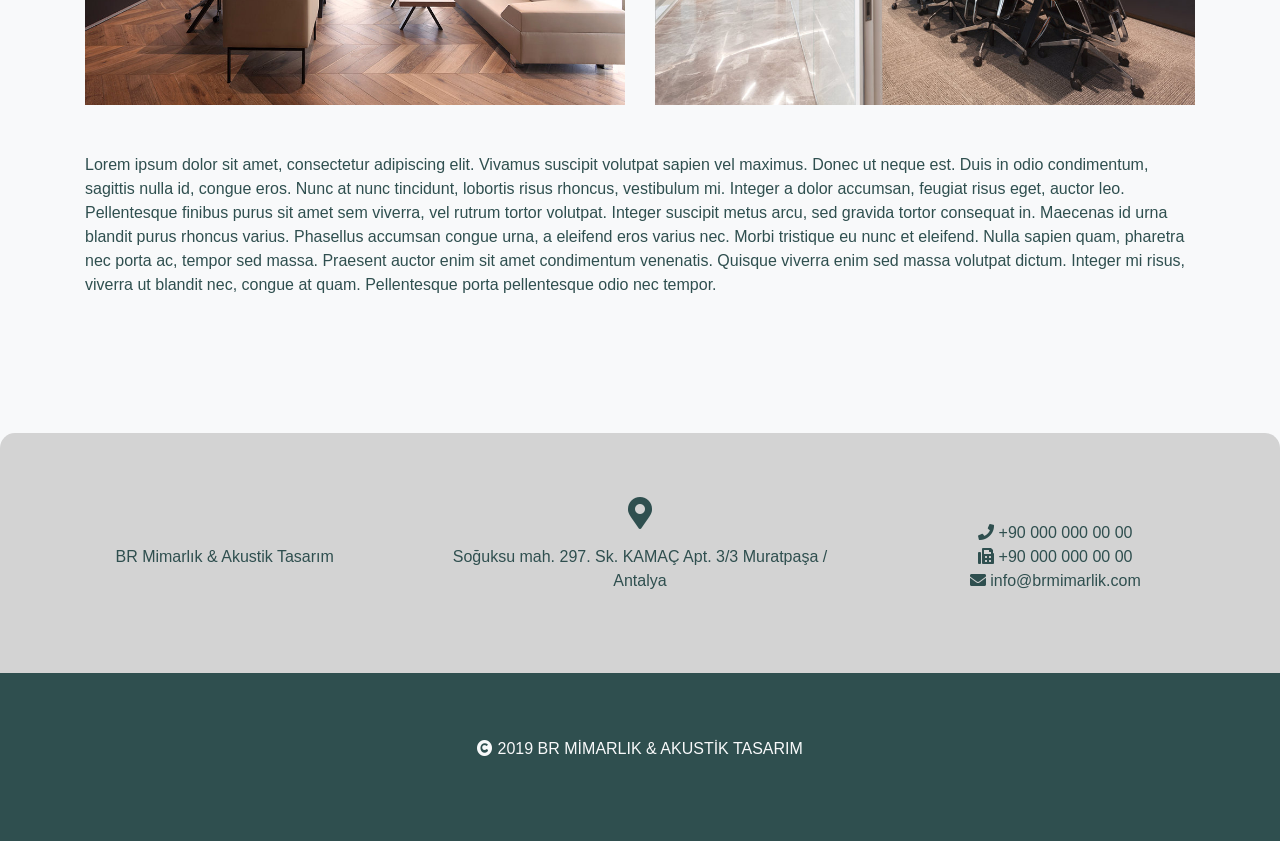
<file: public_html/proje2.html>
<!DOCTYPE html>
<html lang="tr">
<head>
    <title>BR Mimarlık - Proje 2</title>
    <meta charset="utf-8">
    <meta name="viewport" content="width=device-width, initial-scale=1">
    <link rel="shortcut icon" type="image/png" href="images/logo.png"/>
    <link rel="stylesheet" href="styles.css">
    <link rel="stylesheet" href="https://stackpath.bootstrapcdn.com/bootstrap/4.3.1/css/bootstrap.min.css" integrity="sha384-ggOyR0iXCbMQv3Xipma34MD+dH/1fQ784/j6cY/iJTQUOhcWr7x9JvoRxT2MZw1T" crossorigin="anonymous">
    <link rel="stylesheet" href="https://use.fontawesome.com/releases/v5.8.1/css/all.css" integrity="sha384-50oBUHEmvpQ+1lW4y57PTFmhCaXp0ML5d60M1M7uH2+nqUivzIebhndOJK28anvf" crossorigin="anonymous">
    <script src="https://code.jquery.com/jquery-3.3.1.slim.min.js" integrity="sha384-q8i/X+965DzO0rT7abK41JStQIAqVgRVzpbzo5smXKp4YfRvH+8abtTE1Pi6jizo" crossorigin="anonymous"></script>
    <script src="https://cdnjs.cloudflare.com/ajax/libs/popper.js/1.14.7/umd/popper.min.js" integrity="sha384-UO2eT0CpHqdSJQ6hJty5KVphtPhzWj9WO1clHTMGa3JDZwrnQq4sF86dIHNDz0W1" crossorigin="anonymous"></script>
    <script src="https://stackpath.bootstrapcdn.com/bootstrap/4.3.1/js/bootstrap.min.js" integrity="sha384-JjSmVgyd0p3pXB1rRibZUAYoIIy6OrQ6VrjIEaFf/nJGzIxFDsf4x0xIM+B07jRM" crossorigin="anonymous"></script>
</head>
<body style="background-color: #F8F9FA; color: darkslategray">

<nav class="container navbar navbar-expand-lg navbar-light bg-light">
    <a class="navbar-brand p-3" href="./index.html">
        <img src="images/logo.png" width="80" height="80" class="d-inline-block align-top" alt="br_mimarlik_logo">
    </a>
    <button class="navbar-toggler" type="button" data-toggle="collapse" data-target="#navbarNav" aria-controls="navbarNav" aria-expanded="false" aria-label="Toggle navigation">
        <span class="navbar-toggler-icon"></span>
    </button>
    <div class="collapse navbar-collapse" id="navbarNav">
        <ul class="navbar-nav ml-auto">
            <li class="nav-item">
                <a class="nav-link" href="./projeler.html">Projeler</a>
            </li>
            <li class="nav-item">
                <a class="nav-link" href="./hakkimizda.html">Hakkımızda</a>
            </li>
            <li class="nav-item">
                <a class="nav-link" href="./iletisim.html">İletişim</a>
            </li>
        </ul>
    </div>
</nav>

<div class="container pt-5 pb-5">
    <h1 style="font-weight:bold">Tasarım Deneyimlerimiz</h1>
    <br>
    <br>
    <h3 style="font-weight:bold"><i class="far fa-heart"></i> Nulla id mauris tortor</h3>
    <br>
    <img src="images/proje2_buyuk.jpg" width="100%">
    <p><br><br><i class="fas fa-calendar-check"></i> 07 Nisan 2019</p>
    <p><i class="fas fa-map-marker-alt"></i> Antalya / Türkiye</p>
    <p><br>Nulla id mauris tortor, lacinia eu ante ac, aliquet mattis nulla. In ac egestas massa, a finibus quam. Ut at arcu vulputate, luctus mi non, euismod elit. Duis a condimentum tellus. Nulla aliquam sapien eu ipsum luctus, eget ornare erat molestie. Proin eu metus sapien. Fusce sed est a leo blandit vehicula. Nullam cursus ultricies enim quis interdum.</p>
    <br>
    <div class="row">
        <div class="col-md-6 col-sm-12">
            <img src="images/proje1_buyuk.jpg" width="100%">
        </div>
        <div class="col-md-6 col-sm-12">
            <img src="images/proje2_buyuk.jpg" width="100%">
        </div>
    </div>
    <p><br><br>Lorem ipsum dolor sit amet, consectetur adipiscing elit. Vivamus suscipit volutpat sapien vel maximus. Donec ut neque est. Duis in odio condimentum, sagittis nulla id, congue eros. Nunc at nunc tincidunt, lobortis risus rhoncus, vestibulum mi. Integer a dolor accumsan, feugiat risus eget, auctor leo. Pellentesque finibus purus sit amet sem viverra, vel rutrum tortor volutpat. Integer suscipit metus arcu, sed gravida tortor consequat in. Maecenas id urna blandit purus rhoncus varius. Phasellus accumsan congue urna, a eleifend eros varius nec. Morbi tristique eu nunc et eleifend. Nulla sapien quam, pharetra nec porta ac, tempor sed massa. Praesent auctor enim sit amet condimentum venenatis. Quisque viverra enim sed massa volutpat dictum. Integer mi risus, viverra ut blandit nec, congue at quam. Pellentesque porta pellentesque odio nec tempor.</p>
    <br>
</div>

<div style="margin-bottom:0">
    <div class="jumbotron text-center mt-5 mb-0" style="border-radius: 15px 15px 0px 0px; background-color:lightgrey; color:darkslategray">
        <div class="row">
            <div class="col-md-4 col-sm-12 pt-5">
                <p>BR Mimarlık & Akustik Tasarım</p>
            </div>
            <div class="col-md-4 col-sm-12">
                <i class="fas fa-map-marker-alt fa-2x pb-3"></i><br>
                <p>Soğuksu mah. 297. Sk. KAMAÇ Apt. 3/3 Muratpaşa / Antalya</p>
            </div>
            <div class="col-md-4 col-sm-12 pt-4">
                <p><i class="fas fa-phone"></i> +90 000 000 00 00<br>
                <i class="fas fa-fax"></i> +90 000 000 00 00<br>
                <i class="fas fa-envelope"></i> info@brmimarlik.com</p>
            </div>
        </div>
    </div>
    <div class="jumbotron text-center mt-0 mb-0" style="border-radius: 0; background-color:darkslategray; color:#F8F9FA">
        <div class="row">
            <div class="col-12">
                <p><i class="fas fa-copyright"></i> 2019 BR MİMARLIK & AKUSTİK TASARIM</p>
            </div>
        </div>
    </div>
</div>

</body>
</html>
</file>
<file: styles.css>
body, html {
  height: 100%;
  margin: 0;
  font-family: Arial, Helvetica, sans-serif;
}

.hero-image {
  background-image: linear-gradient(175deg, rgba(0, 0, 0, 0.0), rgba(0, 0, 0, 0.1), rgba(0, 0, 0, 0.4), rgba(0, 0, 0, 0.9)), url("images/hero_image.jpg");
  height: 50%;
  background-position: 0% 0%;
  background-repeat: no-repeat;
  background-size: 100% 50%;
  background-attachment: fixed;
  position: relative;
}

.hero-text {
  text-align: center;
  position: absolute;
  top: 40%;
  left: 50%;
  transform: translate(-50%, -50%);
  color: white;
}

.zoom:hover {
  transform: scale(1.1);
}

.zoom-3:hover {
  transform: scale(1.3);
  color: black
}
</file>
<file: public_html/styles.css>
body, html {
  height: 100%;
  margin: 0;
  font-family: Arial, Helvetica, sans-serif;
}

.hero-image {
  background-image: linear-gradient(135deg, rgba(0, 0, 0, 0.7), rgba(0, 0, 0, 0.0)), url("images/hero_image.jpg");
  height: 50%;
  background-position: center;
  background-repeat: no-repeat;
  background-size: cover;
  position: relative;
}

.hero-text {
  text-align: center;
  position: absolute;
  top: 50%;
  left: 50%;
  transform: translate(-50%, -50%);
  color: white;
}
</file>
